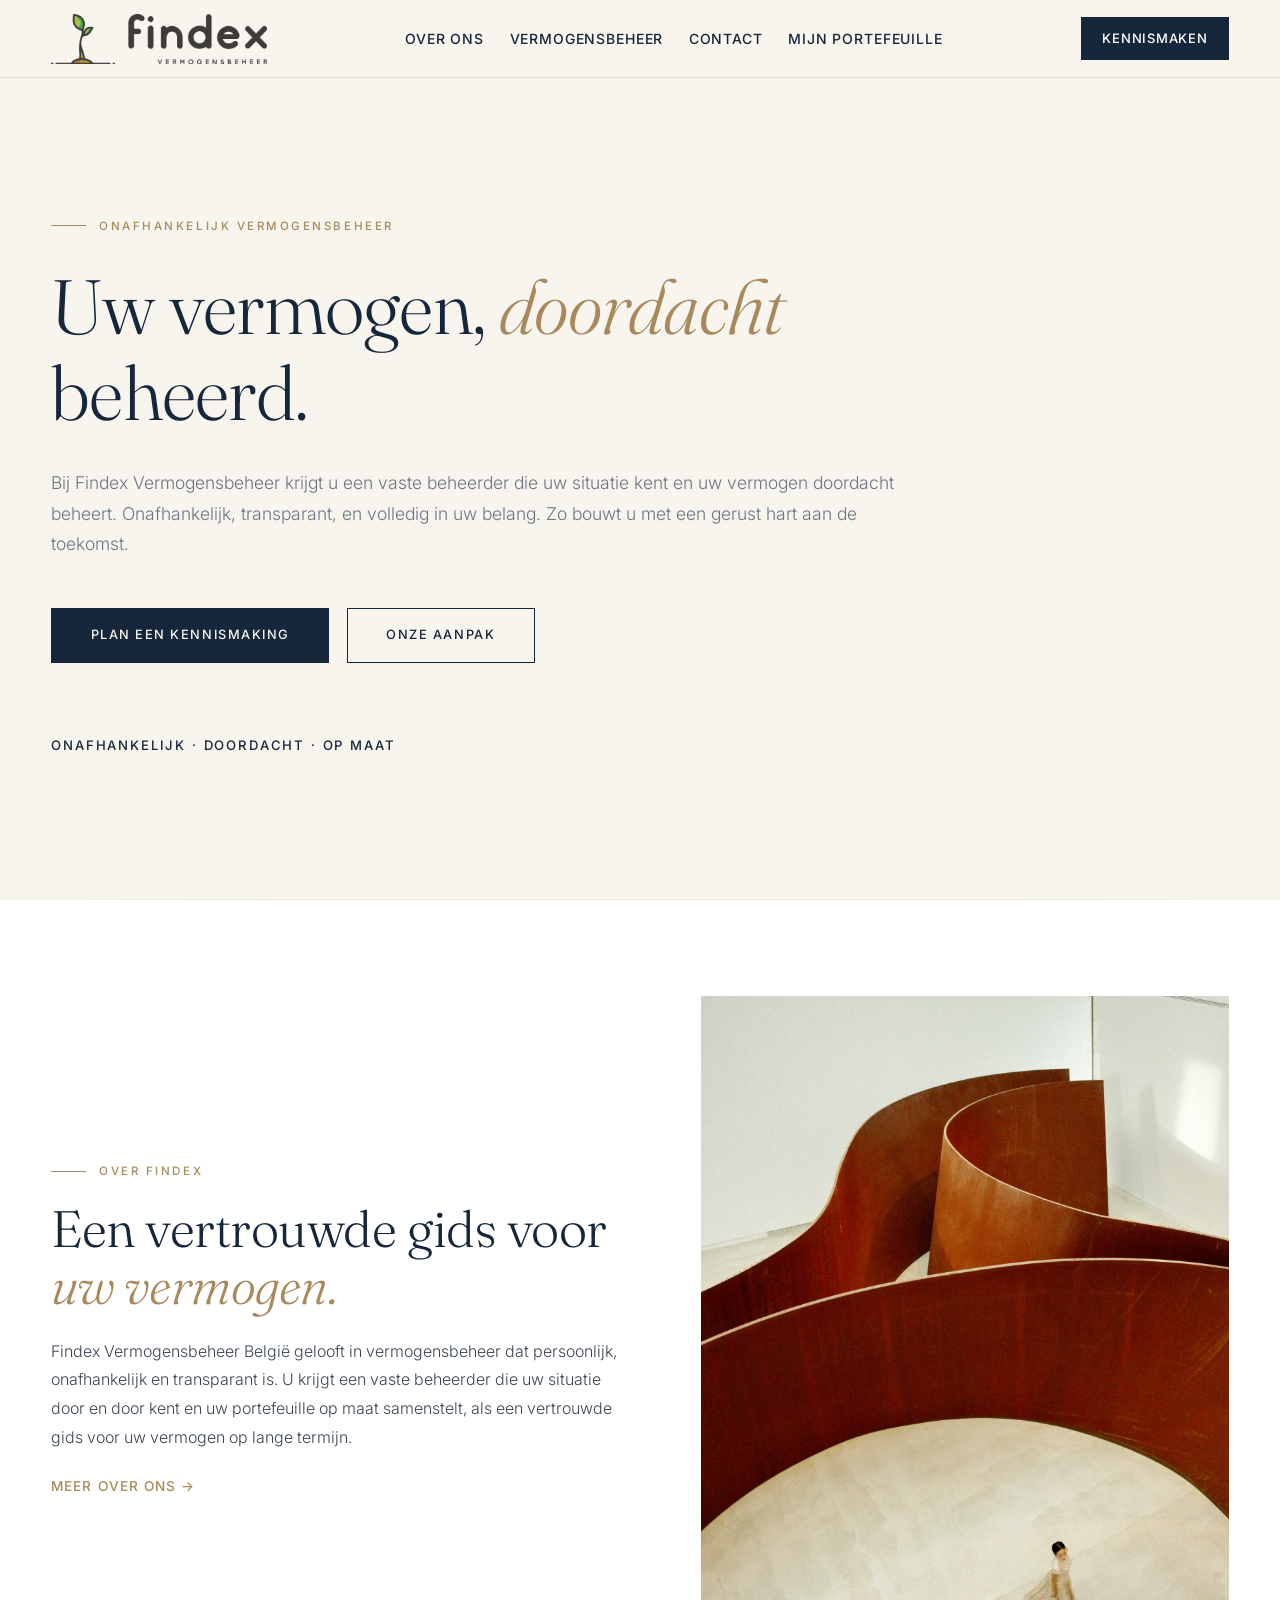
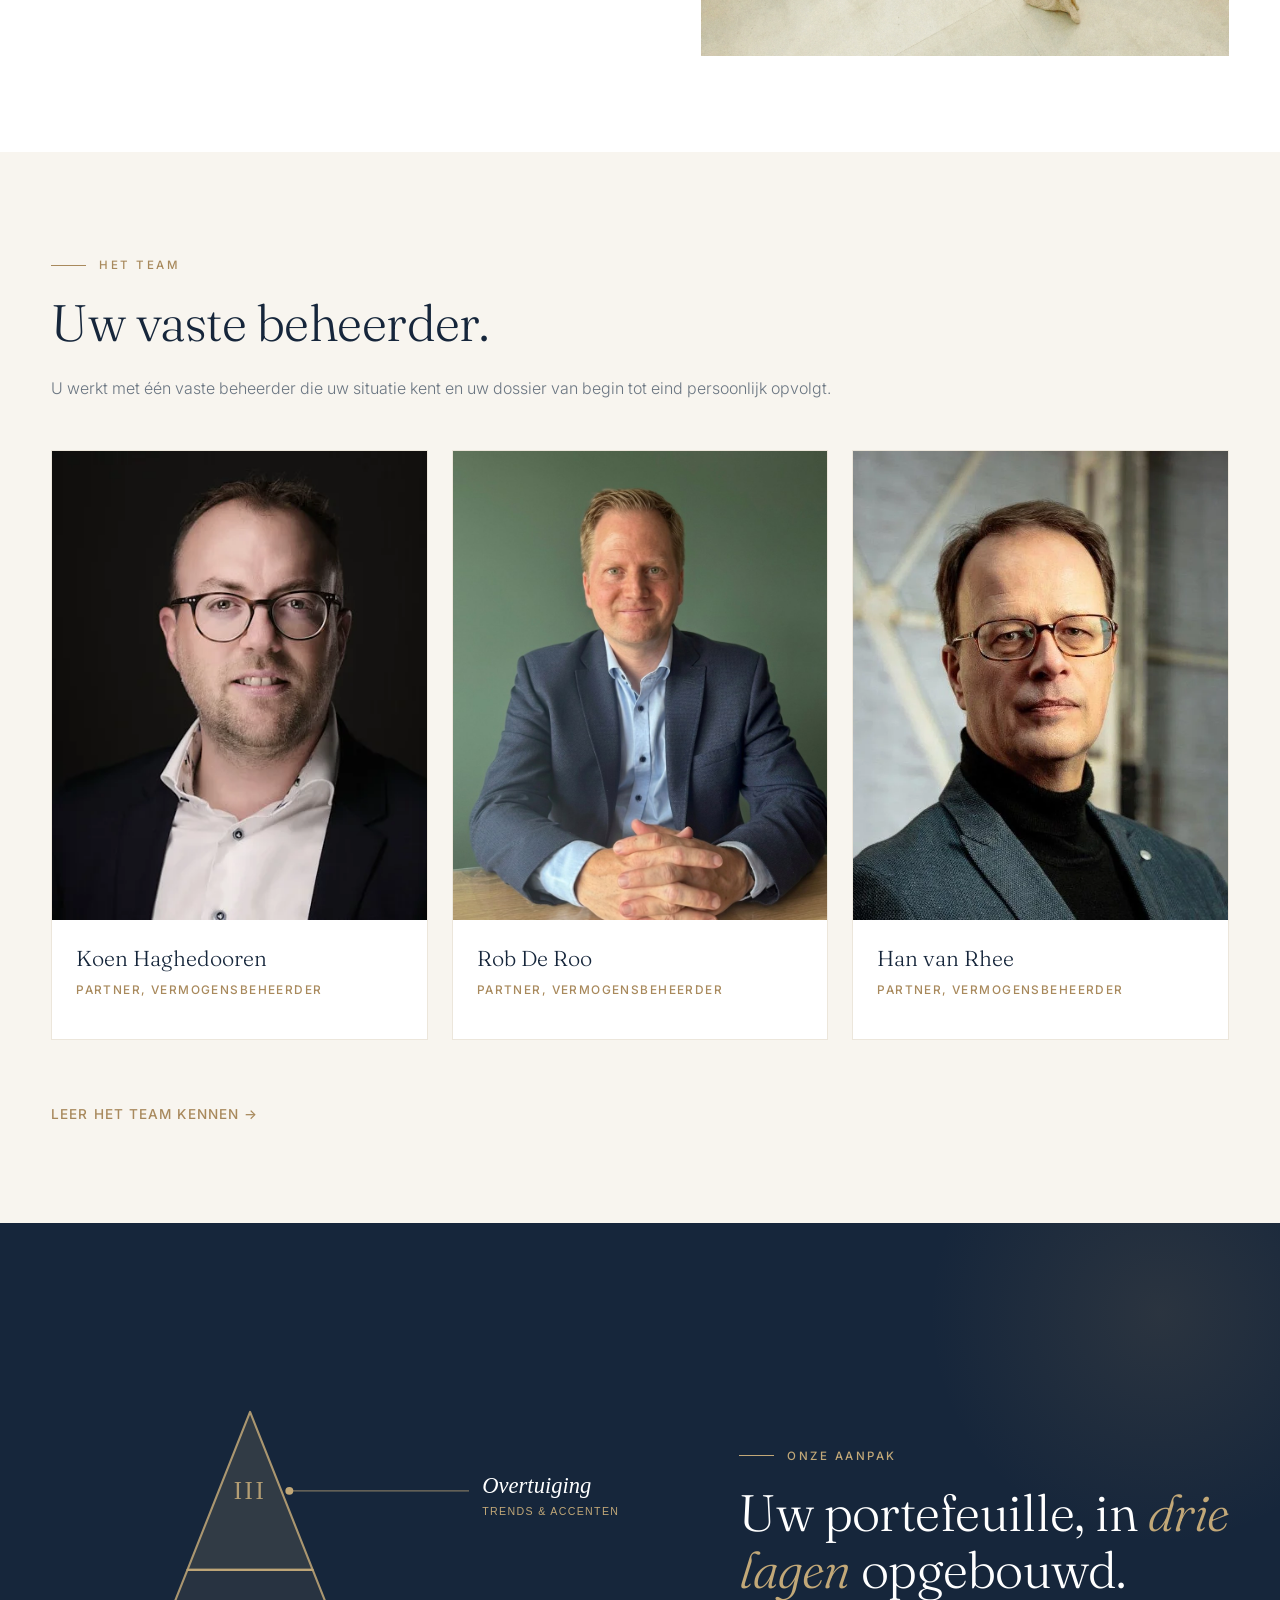
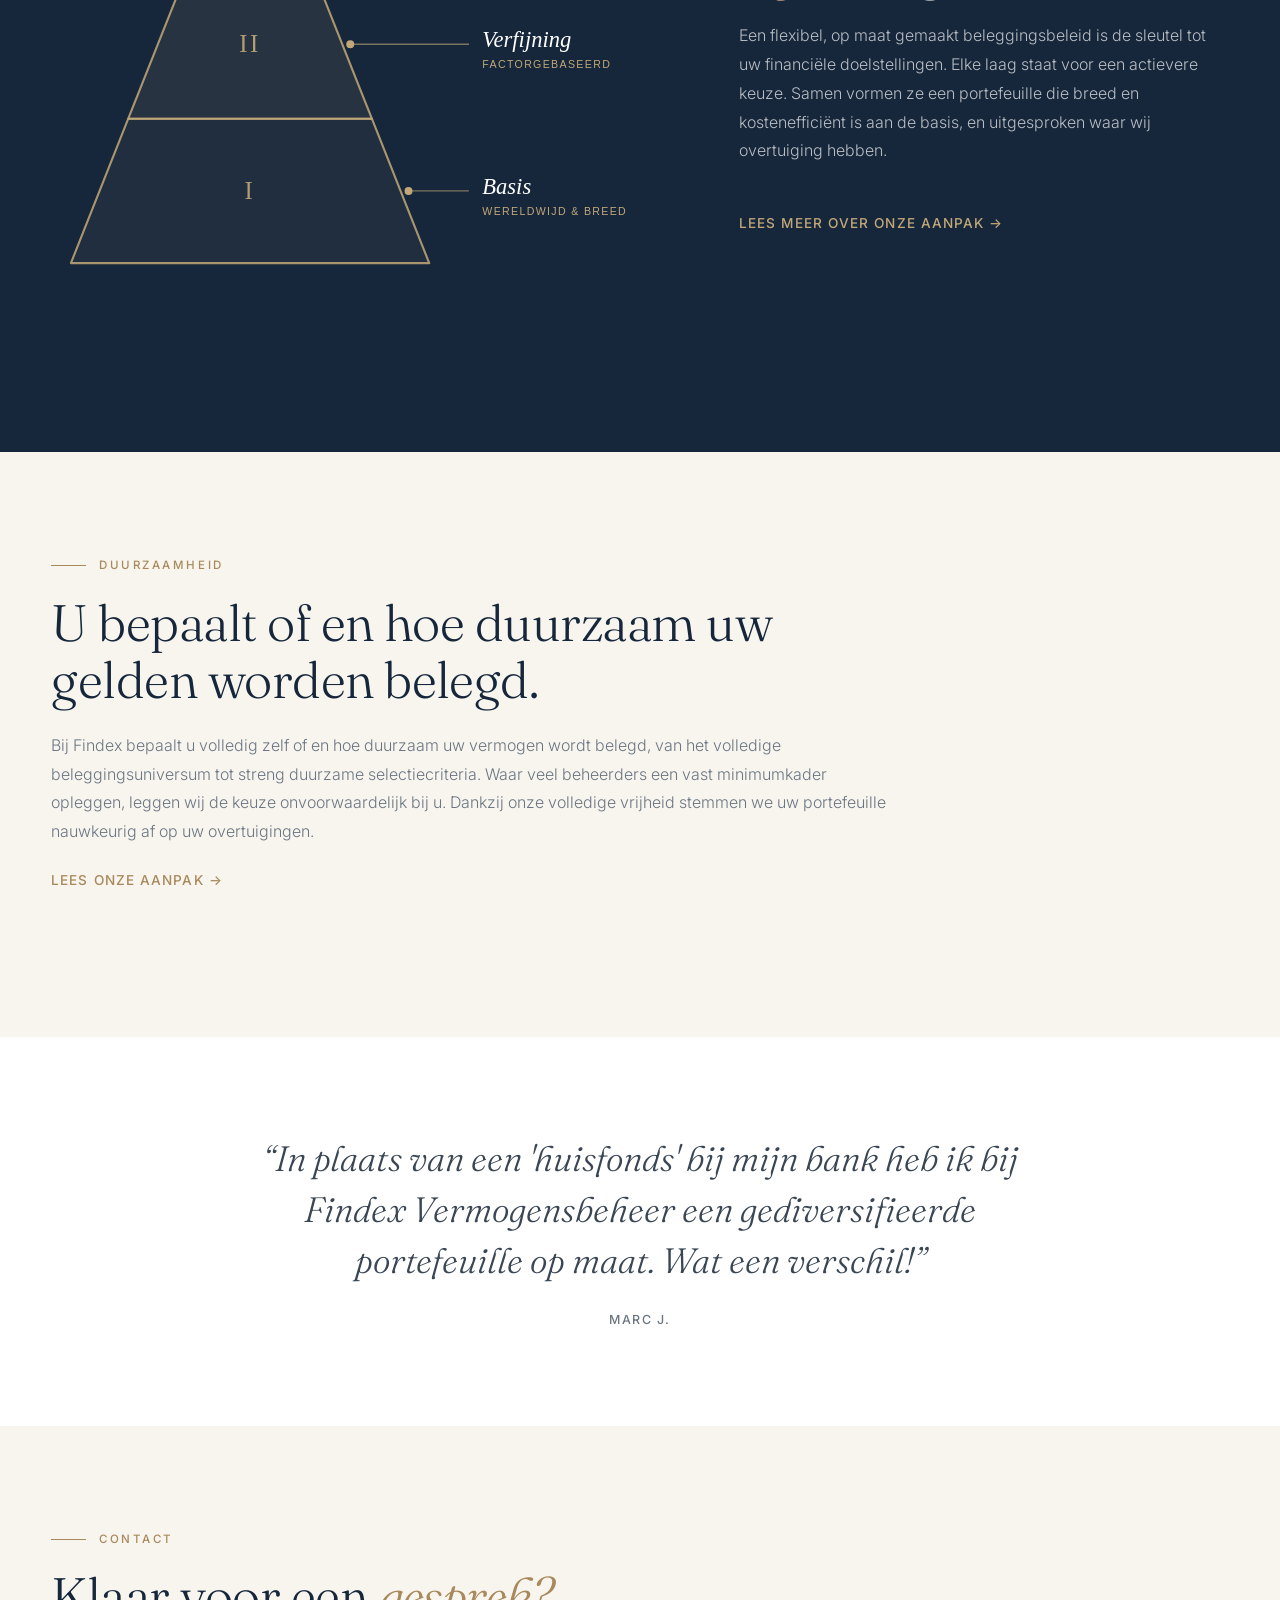
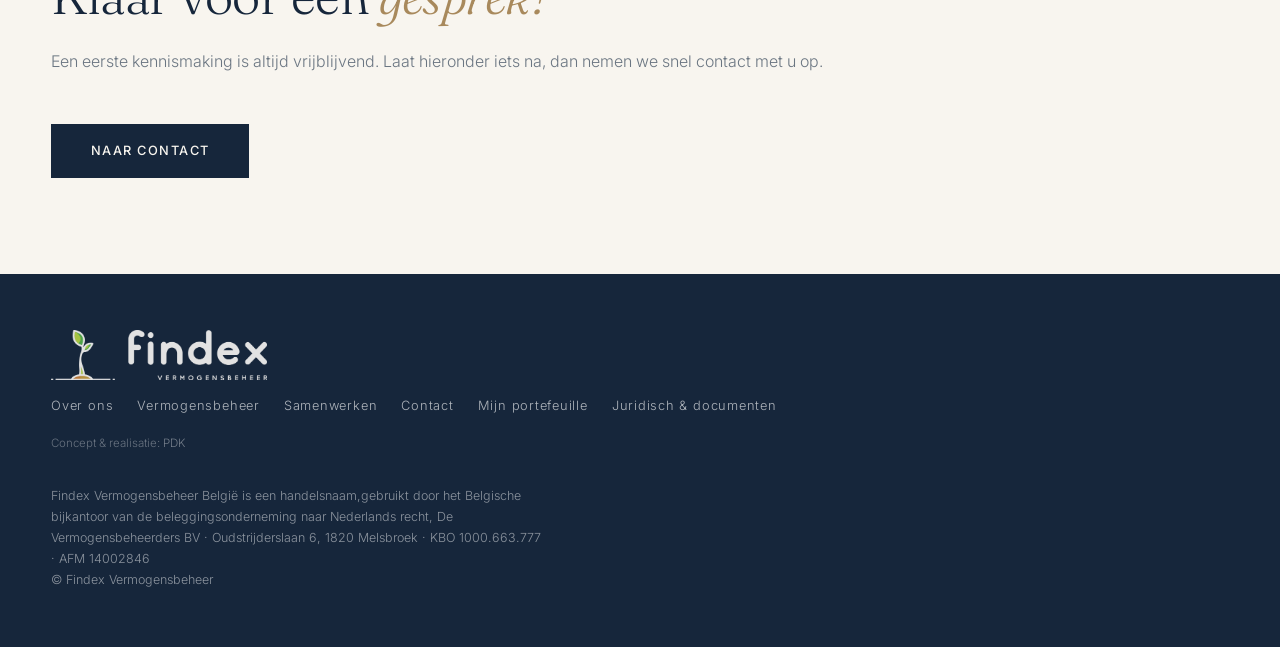
<file: index.html>
<!DOCTYPE html>
<html lang="nl">
<head>
<meta charset="UTF-8">
<meta name="viewport" content="width=device-width, initial-scale=1.0">
<title>Findex Vermogensbeheer — Onafhankelijk · Doordacht · Op maat</title>
<meta name="description" content="Findex Vermogensbeheer België: onafhankelijk, persoonlijk discretionair vermogensbeheer voor vermogende particulieren en ondernemingen.">
<link rel="preconnect" href="https://fonts.googleapis.com">
<link rel="preconnect" href="https://fonts.gstatic.com" crossorigin>
<link href="https://fonts.googleapis.com/css2?family=Fraunces:ital,opsz,wght@0,9..144,300;0,9..144,400;0,9..144,500;1,9..144,300;1,9..144,400&family=Inter:wght@300;400;500;600&display=swap" rel="stylesheet">
<link rel="stylesheet" href="styles.css?v=52">
<link rel="icon" type="image/png" href="assets/icoon_website.png">
<style>
  nav#nav{background:var(--cream)!important;color:var(--ink)!important;border-bottom:1px solid var(--line)!important}
  nav#nav .nav-links a,nav#nav .nav-links .nav-portfolio{color:var(--ink)!important}nav#nav .nav-links .nav-mobile-only a{color:var(--paper)!important;-webkit-text-fill-color:var(--paper)}
  nav#nav .nav-logo img{height:50px;width:auto}
</style>
</head>
<body>

<!-- ============ NAV ============ -->
<nav id="nav">
  <a href="index.html" class="nav-logo"><img src="assets/FINDEX-Vermogensbeheer-logo-webversie.png" alt="Findex Vermogensbeheer"></a>
  <ul class="nav-links">
    <li><a href="over-ons.html">Over ons</a></li>
    <li><a href="vermogensbeheer.html">Vermogensbeheer</a></li>
    <li><a href="contact.html">Contact</a></li>
    <li><a href="portefeuille.html" class="nav-portfolio">Mijn portefeuille</a></li>
    <li class="nav-mobile-only"><a href="contact.html">Kennismaken</a></li>
  </ul>
  <a href="contact.html" class="nav-cta">Kennismaken</a>
  <button class="nav-toggle" id="navToggle" aria-label="Menu openen" aria-expanded="false"><span></span><span></span><span></span><span class="nav-toggle-label">Menu</span></button>
</nav>

<!-- ============ HERO ============ -->
<header class="hero" id="top">
  <div class="hero-inner">
    <span class="eyebrow reveal">Onafhankelijk vermogensbeheer</span>
    <h1 class="reveal">Uw vermogen, <em>doordacht</em> beheerd.</h1>
    <p class="hero-sub lead reveal">Bij Findex Vermogensbeheer krijgt u een vaste beheerder die uw situatie kent en uw vermogen doordacht beheert. Onafhankelijk, transparant, en volledig in uw belang. Zo bouwt u met een gerust hart aan de toekomst.</p>
    <div class="hero-actions reveal">
      <a href="contact.html" class="btn btn-primary">Plan een kennismaking</a>
      <a href="vermogensbeheer.html" class="btn btn-ghost">Onze aanpak</a>
    </div>
    <p class="hero-pillars reveal">Onafhankelijk · Doordacht · Op maat</p>
  </div>
</header>

<!-- ============ OVER ONS (kort) ============ -->
<section id="over" class="alt-paper">
  <div class="wrap">
    <div class="split-grid">
      <div class="split-text reveal">
        <span class="eyebrow">Over Findex</span>
        <h2>Een vertrouwde gids voor <em>uw vermogen.</em></h2>
        <p>Findex Vermogensbeheer België gelooft in vermogensbeheer dat persoonlijk, onafhankelijk en transparant is. U krijgt een vaste beheerder die uw situatie door en door kent en uw portefeuille op maat samenstelt, als een vertrouwde gids voor uw vermogen op lange termijn.</p>
        <a href="over-ons.html" class="teaser-link">Meer over ons →</a>
      </div>
      <div class="split-media reveal">
        <img src="assets/sfeer-overons.png" alt="Sfeerbeeld Findex Vermogensbeheer">
      </div>
    </div>
  </div>
</section>

<!-- ============ TEAM (kort) ============ -->
<section id="team" class="alt-cream">
  <div class="wrap">
    <div class="section-head reveal">
      <span class="eyebrow">Het team</span>
      <h2>Uw vaste beheerder.</h2>
      <p>U werkt met één vaste beheerder die uw situatie kent en uw dossier van begin tot eind persoonlijk opvolgt.</p>
    </div>
    <div class="team-grid">
      <article class="member compact reveal">
        <div class="member-photo"><img src="assets/koen.webp" alt="Koen Haghedooren"></div>
        <div class="member-body">
          <div class="member-name">Koen Haghedooren</div>
          <div class="member-role">Partner, vermogensbeheerder</div>
        </div>
      </article>
      <article class="member compact reveal">
        <div class="member-photo"><img src="assets/rob.jpg" alt="Rob De Roo"></div>
        <div class="member-body">
          <div class="member-name">Rob De Roo</div>
          <div class="member-role">Partner, vermogensbeheerder</div>
        </div>
      </article>
      <article class="member compact reveal">
        <div class="member-photo"><img src="assets/han.webp" alt="Han van Rhee"></div>
        <div class="member-body">
          <div class="member-name">Han van Rhee</div>
          <div class="member-role">Partner, vermogensbeheerder</div>
        </div>
      </article>
    </div>
    <p class="reveal">
      <a href="over-ons.html" class="teaser-link">Leer het team kennen →</a>
    </p>
  </div>
</section>

<!-- ============ ONZE AANPAK ============ -->
<section id="beheer" class="dark">
  <div class="wrap">
    <div class="aanpak aanpak-teaser">
      <div class="aanpak-body reveal">
        <div class="aanpak-visual">
          <picture>
            <source media="(max-width: 720px)" srcset="assets/piramide-C-mobiel.svg">
            <img src="assets/piramide-C-desktop.svg" alt="Portefeuille in drie lagen: Basis, Verfijning en Overtuiging">
          </picture>
        </div>
        <div class="aanpak-head">
          <span class="eyebrow">Onze aanpak</span>
          <h2>Uw portefeuille, in <em>drie lagen</em> opgebouwd.</h2>
          <p>Een flexibel, op maat gemaakt beleggingsbeleid is de sleutel tot uw financiële doelstellingen. Elke laag staat voor een actievere keuze. Samen vormen ze een portefeuille die breed en kostenefficiënt is aan de basis, en uitgesproken waar wij overtuiging hebben.</p>
          <p class="aanpak-cta">
            <a href="vermogensbeheer.html" class="teaser-link">Lees meer over onze aanpak →</a>
          </p>
        </div>
      </div>
    </div>
  </div>
</section>

<!-- ============ DUURZAAMHEID (kort) ============ -->
<section class="alt-cream">
  <div class="wrap">
    <div class="section-head reveal">
      <span class="eyebrow">Duurzaamheid</span>
      <h2>U bepaalt of en hoe duurzaam uw gelden worden belegd.</h2>
      <p>Bij Findex bepaalt u volledig zelf of en hoe duurzaam uw vermogen wordt belegd, van het volledige beleggingsuniversum tot streng duurzame selectiecriteria. Waar veel beheerders een vast minimumkader opleggen, leggen wij de keuze onvoorwaardelijk bij u. Dankzij onze volledige vrijheid stemmen we uw portefeuille nauwkeurig af op uw overtuigingen.</p>
      <a href="vermogensbeheer.html" class="teaser-link">Lees onze aanpak →</a>
    </div>
  </div>
</section>

<!-- ============ QUOTE ============ -->
<section class="alt-paper quote-block">
  <div class="wrap reveal">
    <blockquote class="quote-text">“In plaats van een 'huisfonds' bij mijn bank heb ik bij Findex Vermogensbeheer een gediversifieerde portefeuille op maat. Wat een verschil!”</blockquote>
    <p class="quote-source">Marc J.</p>
  </div>
</section>

<!-- ============ CONTACT (kort) ============ -->
<section id="contact" class="alt-cream">
  <div class="wrap">
    <div class="section-head reveal">
      <span class="eyebrow">Contact</span>
      <h2>Klaar voor een <em>gesprek?</em></h2>
      <p>Een eerste kennismaking is altijd vrijblijvend. Laat hieronder iets na, dan nemen we snel contact met u op.</p>
    </div>
    <a href="contact.html" class="btn btn-primary reveal">Naar contact</a>
  </div>
</section>

<!-- ============ FOOTER ============ -->
<footer>
  <div class="footer-inner">
    <div>
      <div class="footer-logo"><img src="assets/FINDEX-Vermogensbeheer-logo-webversie-diap-horizontaal.png" alt="Findex Vermogensbeheer"></div>
      <nav class="footer-nav">
        <a href="over-ons.html">Over ons</a>
        <a href="vermogensbeheer.html">Vermogensbeheer</a>
        <a href="samenwerken.html">Samenwerken</a>
        <a href="contact.html">Contact</a>
        <a href="portefeuille.html">Mijn portefeuille</a>
        <a href="juridisch.html">Juridisch &amp; documenten</a>
      </nav>
      <p class="footer-credit">Concept &amp; realisatie: <a href="https://www.linkedin.com/in/pieter-de-knock" target="_blank" rel="noopener">PDK</a></p>
    </div>
    <p class="footer-legal">
      Findex Vermogensbeheer België is een handelsnaam,gebruikt door het Belgische bijkantoor van de beleggingsonderneming naar Nederlands recht,  De Vermogensbeheerders BV · Oudstrijderslaan 6, 1820 Melsbroek · KBO 1000.663.777 · AFM 14002846<br>
      © Findex Vermogensbeheer
    </p>
  </div>
</footer>

<script src="script.js?v=8"></script>
</body>
</html>
</file>
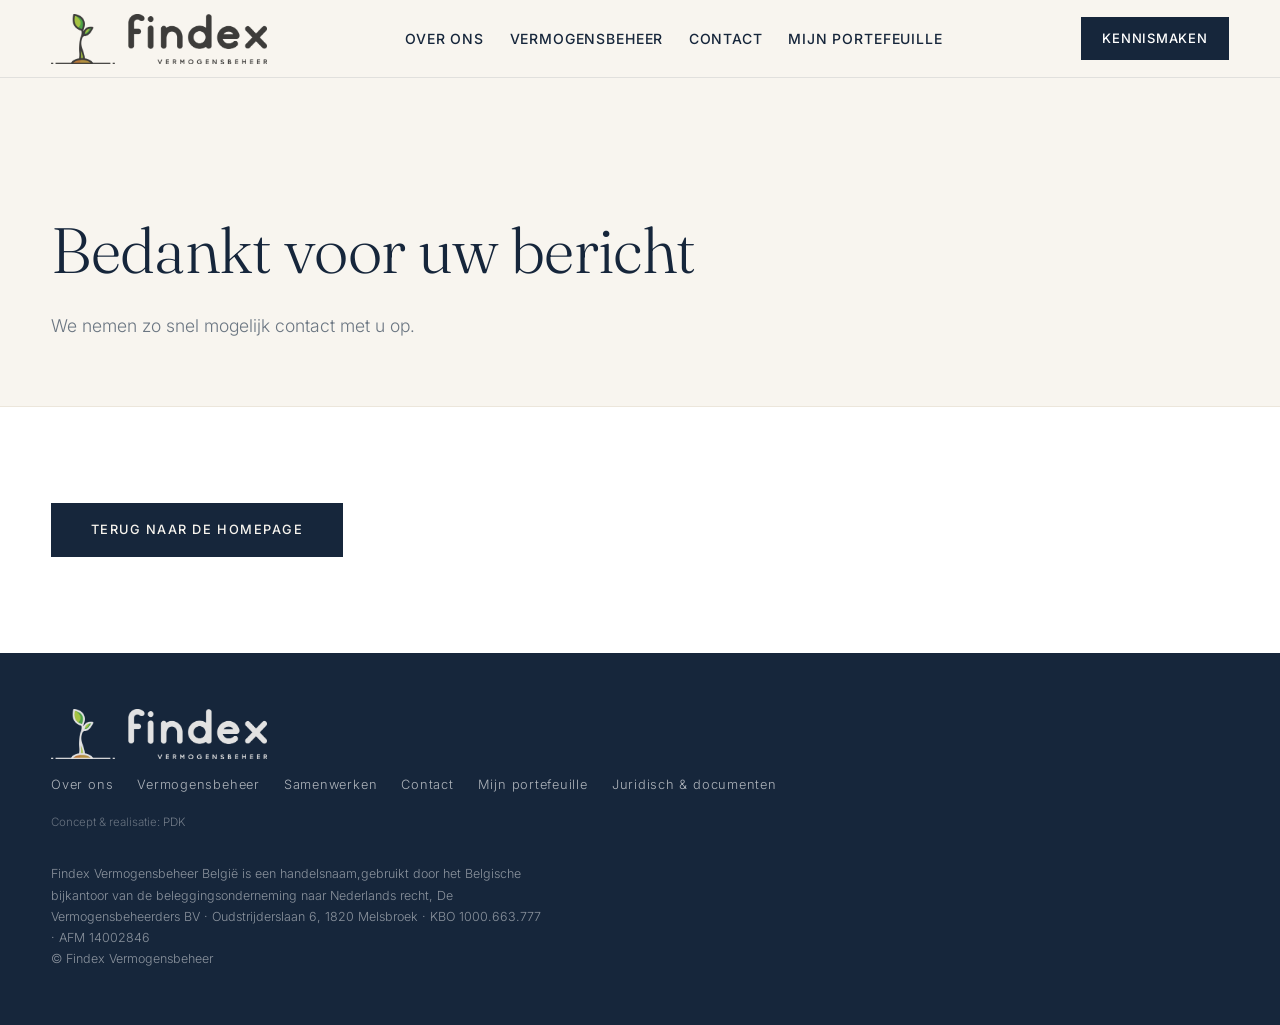
<file: bedankt.html>
<!DOCTYPE html>
<html lang="nl">
<head>
<meta charset="UTF-8">
<meta name="viewport" content="width=device-width, initial-scale=1.0">
<title>Bedankt — Findex Vermogensbeheer</title>
<meta name="robots" content="noindex">
<meta name="description" content="Bedankt voor uw bericht. We nemen zo snel mogelijk contact met u op.">
<link rel="preconnect" href="https://fonts.googleapis.com">
<link rel="preconnect" href="https://fonts.gstatic.com" crossorigin>
<link href="https://fonts.googleapis.com/css2?family=Fraunces:ital,opsz,wght@0,9..144,300;0,9..144,400;0,9..144,500;1,9..144,300;1,9..144,400&family=Inter:wght@300;400;500;600&display=swap" rel="stylesheet">
<link rel="stylesheet" href="styles.css?v=49">
<link rel="icon" type="image/png" href="assets/icoon_website.png">
<style>
  nav#nav{background:var(--cream)!important;color:var(--ink)!important;border-bottom:1px solid var(--line)!important}
  nav#nav .nav-links a,nav#nav .nav-links .nav-portfolio{color:var(--ink)!important}nav#nav .nav-links .nav-mobile-only a{color:var(--paper)!important;-webkit-text-fill-color:var(--paper)}
  nav#nav .nav-logo img{height:50px;width:auto}
</style>
</head>
<body>

<nav id="nav">
  <a href="index.html" class="nav-logo"><img src="assets/FINDEX-Vermogensbeheer-logo-webversie.png" alt="Findex Vermogensbeheer"></a>
  <ul class="nav-links">
    <li><a href="over-ons.html">Over ons</a></li>
    <li><a href="vermogensbeheer.html">Vermogensbeheer</a></li>
    <li><a href="contact.html">Contact</a></li>
    <li><a href="portefeuille.html" class="nav-portfolio">Mijn portefeuille</a></li>
    <li class="nav-mobile-only"><a href="contact.html">Kennismaken</a></li>
  </ul>
  <a href="contact.html" class="nav-cta">Kennismaken</a>
  <button class="nav-toggle" id="navToggle" aria-label="Menu openen" aria-expanded="false"><span></span><span></span><span></span><span class="nav-toggle-label">Menu</span></button>
</nav>

<header class="page-hero">
  <div class="wrap">
    <h1 class="reveal">Bedankt voor uw bericht</h1>
    <p class="lead reveal">We nemen zo snel mogelijk contact met u op.</p>
  </div>
</header>

<section class="alt-paper">
  <div class="wrap">
    <a href="index.html" class="btn btn-primary reveal">Terug naar de homepage</a>
  </div>
</section>

<footer>
  <div class="footer-inner">
    <div>
      <div class="footer-logo"><img src="assets/FINDEX-Vermogensbeheer-logo-webversie-diap-horizontaal.png" alt="Findex Vermogensbeheer"></div>
      <nav class="footer-nav">
        <a href="over-ons.html">Over ons</a>
        <a href="vermogensbeheer.html">Vermogensbeheer</a>
        <a href="samenwerken.html">Samenwerken</a>
        <a href="contact.html">Contact</a>
        <a href="portefeuille.html">Mijn portefeuille</a>
        <a href="juridisch.html">Juridisch &amp; documenten</a>
      </nav>
      <p class="footer-credit">Concept &amp; realisatie: <a href="https://www.linkedin.com/in/pieter-de-knock" target="_blank" rel="noopener">PDK</a></p>
    </div>
    <p class="footer-legal">
      Findex Vermogensbeheer België is een handelsnaam,gebruikt door het Belgische bijkantoor van de beleggingsonderneming naar Nederlands recht,  De Vermogensbeheerders BV · Oudstrijderslaan 6, 1820 Melsbroek · KBO 1000.663.777 · AFM 14002846<br>
      © Findex Vermogensbeheer
    </p>
  </div>
</footer>

<script src="script.js?v=8"></script>
</body>
</html>
</file>
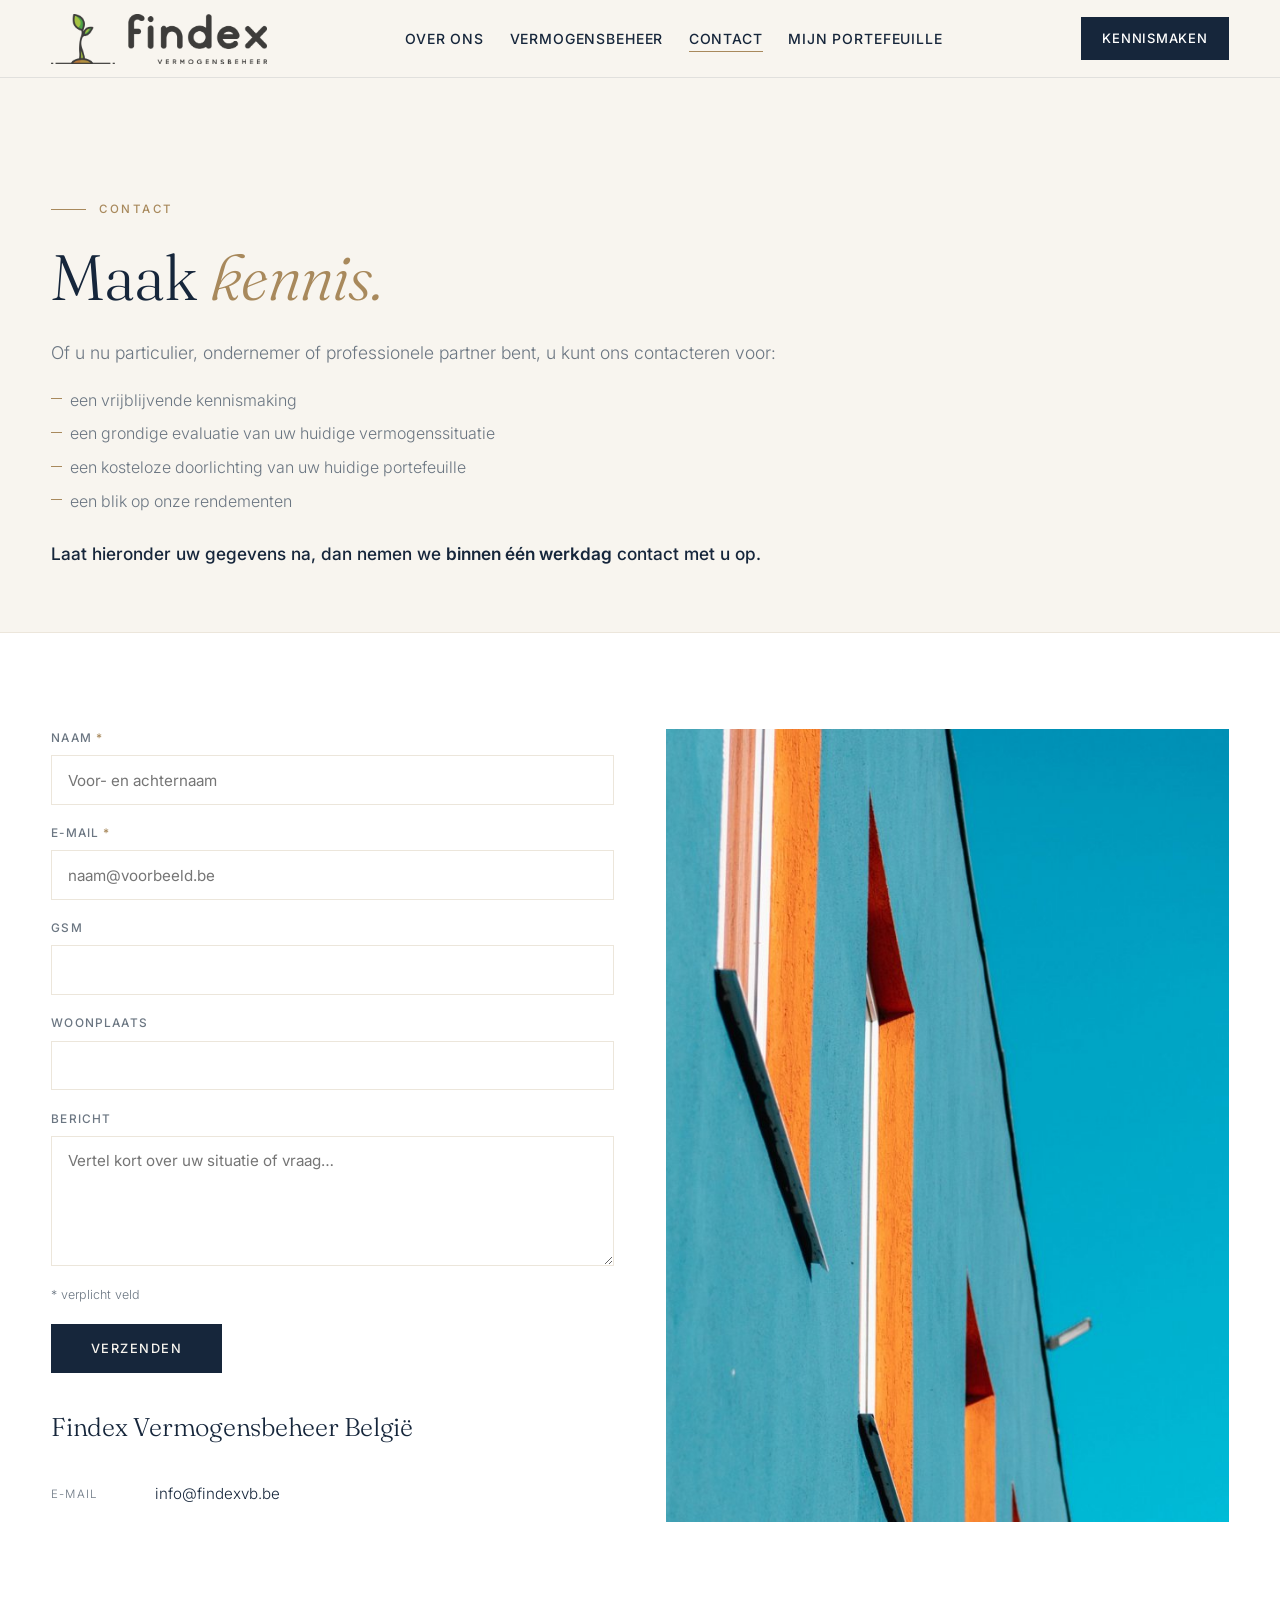
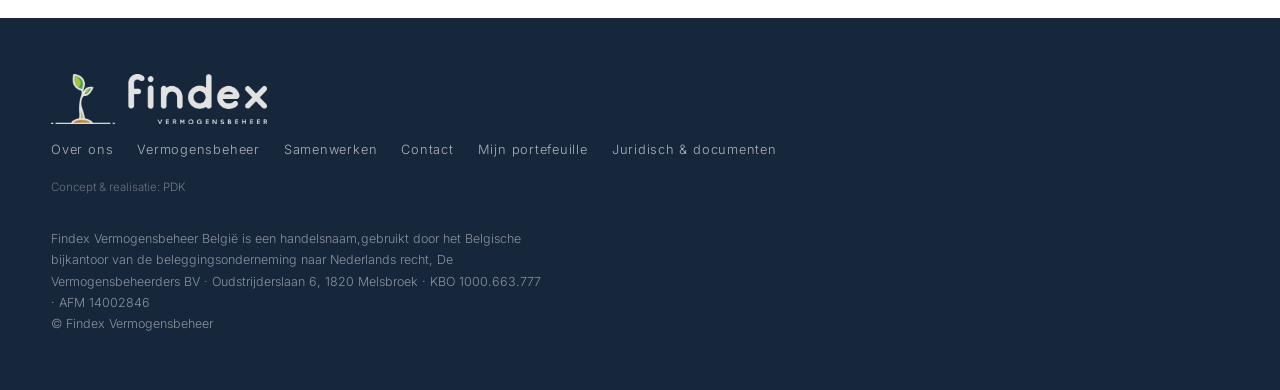
<file: contact.html>
<!DOCTYPE html>
<html lang="nl">
<head>
<meta charset="UTF-8">
<meta name="viewport" content="width=device-width, initial-scale=1.0">
<title>Contact — Findex Vermogensbeheer</title>
<meta name="description" content="Neem contact op met Findex Vermogensbeheer België. Een eerste kennismaking is altijd vrijblijvend — wij antwoorden binnen één werkdag.">
<link rel="preconnect" href="https://fonts.googleapis.com">
<link rel="preconnect" href="https://fonts.gstatic.com" crossorigin>
<link href="https://fonts.googleapis.com/css2?family=Fraunces:ital,opsz,wght@0,9..144,300;0,9..144,400;0,9..144,500;1,9..144,300;1,9..144,400&family=Inter:wght@300;400;500;600&display=swap" rel="stylesheet">
<link rel="stylesheet" href="styles.css?v=57">
<link rel="icon" type="image/png" href="assets/icoon_website.png">
<style>
  nav#nav{background:var(--cream)!important;color:var(--ink)!important;border-bottom:1px solid var(--line)!important}
  nav#nav .nav-links a,nav#nav .nav-links .nav-portfolio{color:var(--ink)!important}nav#nav .nav-links .nav-mobile-only a{color:var(--paper)!important;-webkit-text-fill-color:var(--paper)}
  nav#nav .nav-logo img{height:50px;width:auto}
</style>
</head>
<body>

<nav id="nav">
  <a href="index.html" class="nav-logo"><img src="assets/FINDEX-Vermogensbeheer-logo-webversie.png" alt="Findex Vermogensbeheer"></a>
  <ul class="nav-links">
    <li><a href="over-ons.html">Over ons</a></li>
    <li><a href="vermogensbeheer.html">Vermogensbeheer</a></li>
    <li><a href="contact.html" class="active">Contact</a></li>
    <li><a href="portefeuille.html" class="nav-portfolio">Mijn portefeuille</a></li>
    <li class="nav-mobile-only"><a href="contact.html">Kennismaken</a></li>
  </ul>
  <a href="contact.html" class="nav-cta">Kennismaken</a>
  <button class="nav-toggle" id="navToggle" aria-label="Menu openen" aria-expanded="false"><span></span><span></span><span></span><span class="nav-toggle-label">Menu</span></button>
</nav>

<header class="page-hero">
  <div class="wrap">
    <span class="eyebrow reveal">Contact</span>
    <h1 class="reveal">Maak <em>kennis.</em></h1>
    <p class="lead reveal">Of u nu particulier, ondernemer of professionele partner bent, u kunt ons contacteren voor:</p>
    <ul class="contact-points reveal">
      <li>een vrijblijvende kennismaking</li>
      <li>een grondige evaluatie van uw huidige vermogenssituatie</li>
      <li>een kosteloze doorlichting van uw huidige portefeuille</li>
      <li>een blik op onze rendementen</li>
    </ul>
    <p class="contact-promise reveal">Laat hieronder uw gegevens na, dan nemen we <strong>binnen één werkdag</strong> contact met u op.</p>
  </div>
</header>

<section class="alt-paper">
  <div class="wrap">
    <div class="contact-grid">
      <div class="contact-main reveal">
        <form class="contact-form" action="https://api.web3forms.com/submit" method="POST">
          <input type="hidden" name="access_key" value="bff4ed40-5fdb-49e5-97c0-71d35f4a5feb">
          <input type="hidden" name="subject" value="Nieuw bericht via de Findex-website">
          <input type="hidden" name="from_name" value="Website Findex">
          <input type="hidden" name="redirect" value="https://findexvb.be/bedankt.html">
          <input type="checkbox" name="botcheck" class="hidden" style="display:none">
          <div class="fg"><label for="naam">Naam <span class="required">*</span></label><input type="text" id="naam" name="name" placeholder="Voor- en achternaam" required></div>
          <div class="fg"><label for="email">E-mail <span class="required">*</span></label><input type="email" id="email" name="email" placeholder="naam@voorbeeld.be" required></div>
          <div class="fg"><label for="gsm">Gsm</label><input type="tel" id="gsm" name="gsm" autocomplete="tel"></div>
          <div class="fg"><label for="woonplaats">Woonplaats</label><input type="text" id="woonplaats" name="woonplaats" autocomplete="address-level2"></div>
          <div class="fg"><label for="bericht">Bericht</label><textarea id="bericht" name="message" placeholder="Vertel kort over uw situatie of vraag…"></textarea></div>
          <p class="form-note"><span class="required">*</span> verplicht veld</p>
          <button type="submit" class="btn btn-primary">Verzenden</button>
        </form>
        <div class="contact-info">
          <h3>Findex Vermogensbeheer België</h3>
          <div class="ci-row"><span class="ci-label">E-mail</span><span class="ci-val"><a href="mailto:info@findexvb.be">info@findexvb.be</a></span></div>
        </div>
      </div>
      <div class="contact-media reveal">
        <img src="assets/contact-beeld.jpg" alt="Findex Vermogensbeheer">
      </div>
    </div>
  </div>
</section>

<footer>
  <div class="footer-inner">
    <div>
      <div class="footer-logo"><img src="assets/FINDEX-Vermogensbeheer-logo-webversie-diap-horizontaal.png" alt="Findex Vermogensbeheer"></div>
      <nav class="footer-nav">
        <a href="over-ons.html">Over ons</a>
        <a href="vermogensbeheer.html">Vermogensbeheer</a>
        <a href="samenwerken.html">Samenwerken</a>
        <a href="contact.html">Contact</a>
        <a href="portefeuille.html">Mijn portefeuille</a>
        <a href="juridisch.html">Juridisch &amp; documenten</a>
      </nav>
      <p class="footer-credit">Concept &amp; realisatie: <a href="https://www.linkedin.com/in/pieter-de-knock" target="_blank" rel="noopener">PDK</a></p>
    </div>
    <p class="footer-legal">
      Findex Vermogensbeheer België is een handelsnaam,gebruikt door het Belgische bijkantoor van de beleggingsonderneming naar Nederlands recht,  De Vermogensbeheerders BV · Oudstrijderslaan 6, 1820 Melsbroek · KBO 1000.663.777 · AFM 14002846<br>
      © Findex Vermogensbeheer
    </p>
  </div>
</footer>

<script src="script.js?v=8"></script>
</body>
</html>
</file>
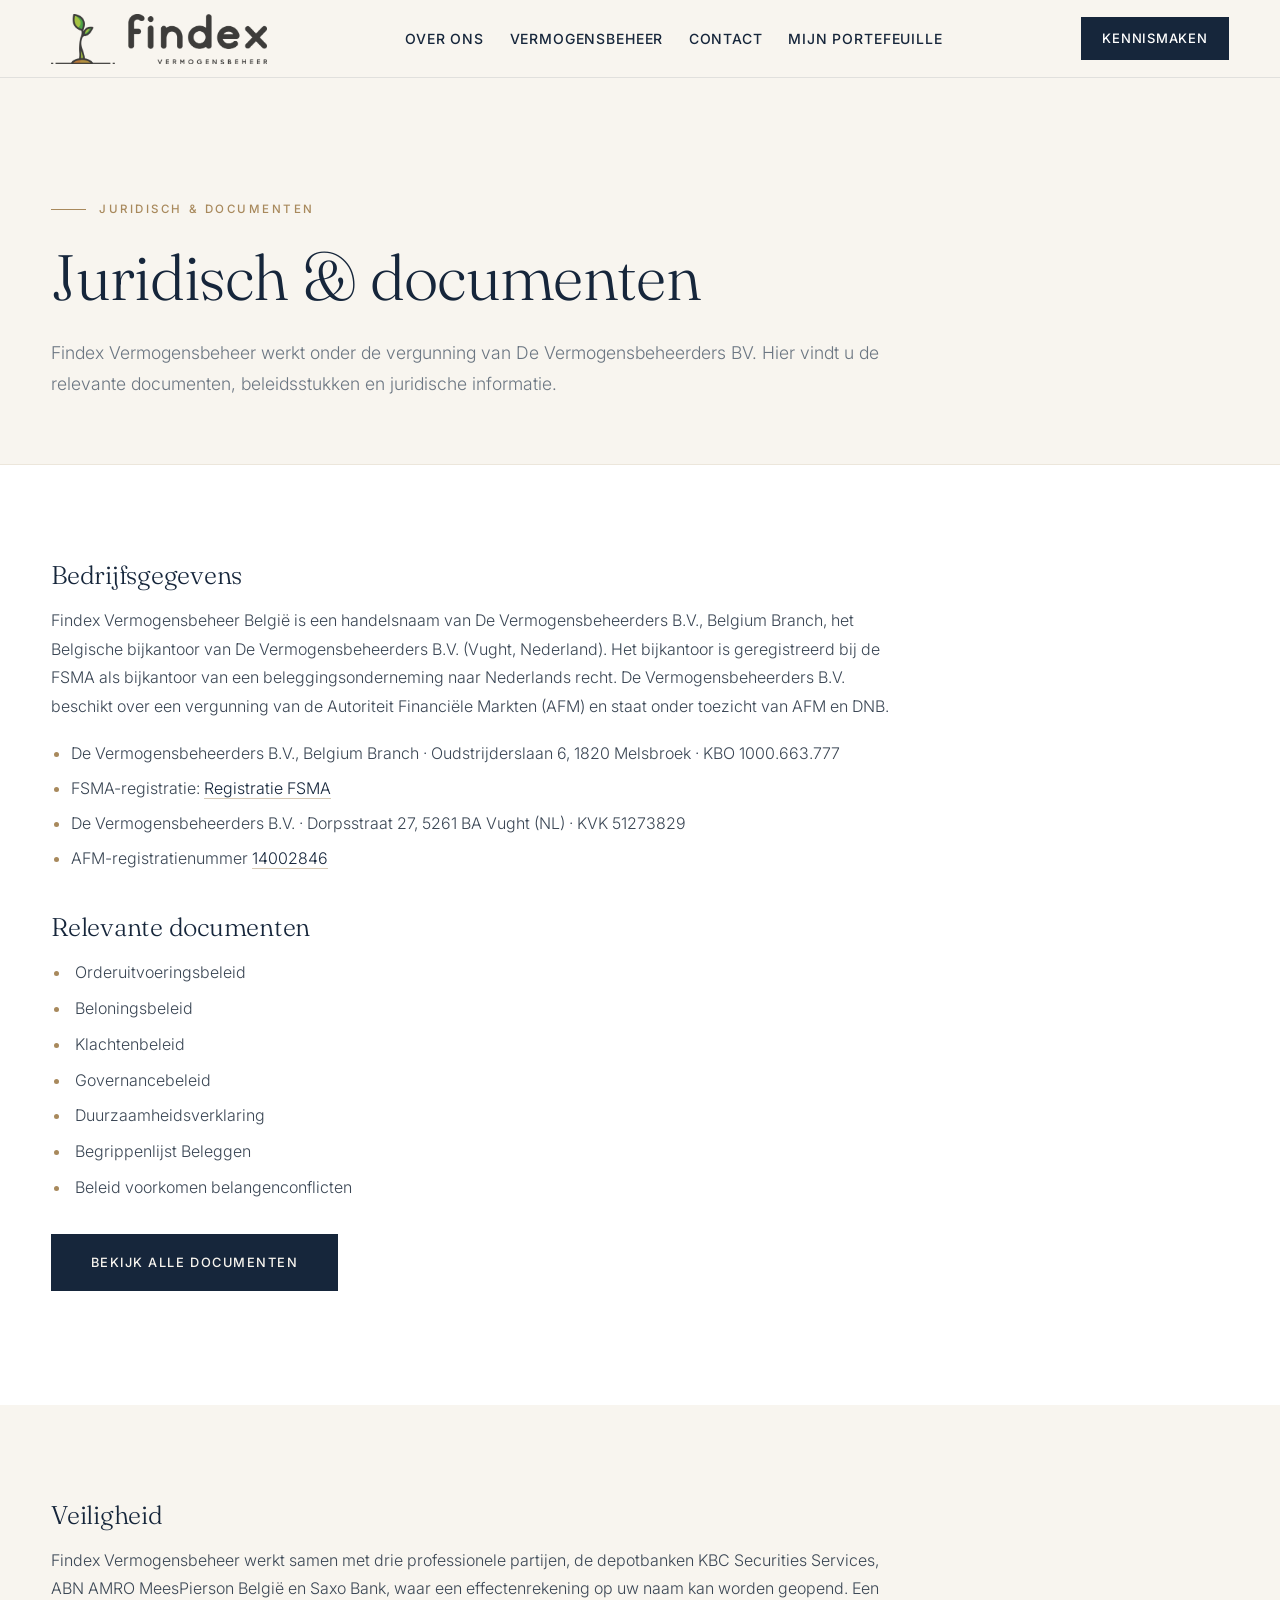
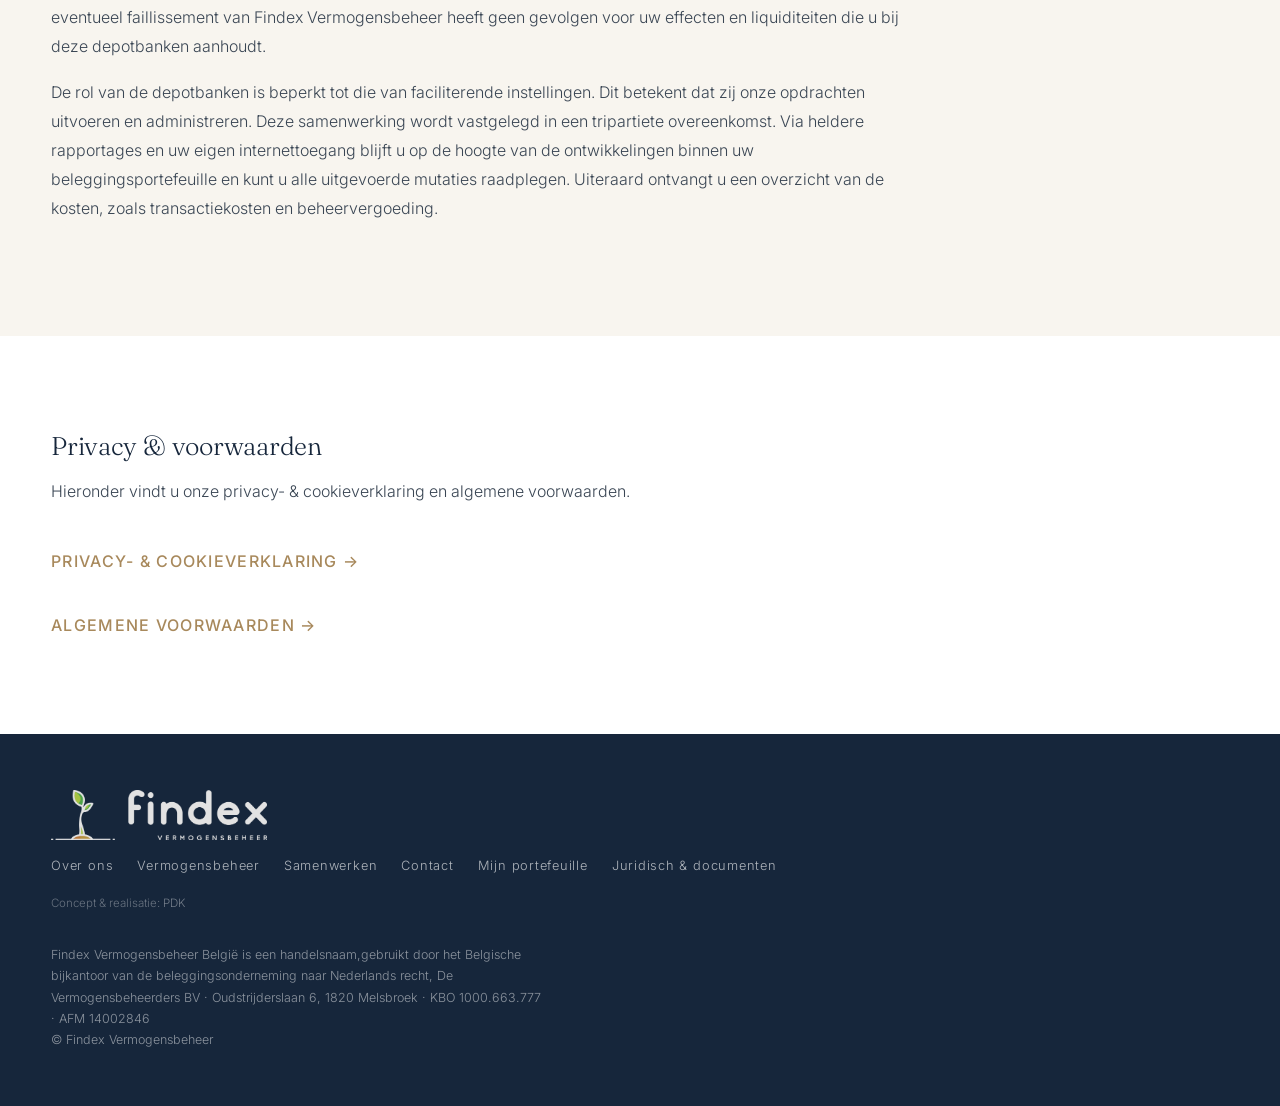
<file: juridisch.html>
<!DOCTYPE html>
<html lang="nl">
<head>
<meta charset="UTF-8">
<meta name="viewport" content="width=device-width, initial-scale=1.0">
<title>Juridisch &amp; documenten — Findex Vermogensbeheer</title>
<meta name="description" content="Documenten, beleidsstukken, veiligheid en juridische informatie van Findex Vermogensbeheer.">
<link rel="preconnect" href="https://fonts.googleapis.com">
<link rel="preconnect" href="https://fonts.gstatic.com" crossorigin>
<link href="https://fonts.googleapis.com/css2?family=Fraunces:ital,opsz,wght@0,9..144,300;0,9..144,400;0,9..144,500;1,9..144,300;1,9..144,400&family=Inter:wght@300;400;500;600&display=swap" rel="stylesheet">
<link rel="stylesheet" href="styles.css?v=49">
<link rel="icon" type="image/png" href="assets/icoon_website.png">
<style>
  nav#nav{background:var(--cream)!important;color:var(--ink)!important;border-bottom:1px solid var(--line)!important}
  nav#nav .nav-links a,nav#nav .nav-links .nav-portfolio{color:var(--ink)!important}nav#nav .nav-links .nav-mobile-only a{color:var(--paper)!important;-webkit-text-fill-color:var(--paper)}
  nav#nav .nav-logo img{height:50px;width:auto}
</style>
</head>
<body>

<nav id="nav">
  <a href="index.html" class="nav-logo"><img src="assets/FINDEX-Vermogensbeheer-logo-webversie.png" alt="Findex Vermogensbeheer"></a>
  <ul class="nav-links">
    <li><a href="over-ons.html">Over ons</a></li>
    <li><a href="vermogensbeheer.html">Vermogensbeheer</a></li>
    <li><a href="contact.html">Contact</a></li>
    <li><a href="portefeuille.html" class="nav-portfolio">Mijn portefeuille</a></li>
    <li class="nav-mobile-only"><a href="contact.html">Kennismaken</a></li>
  </ul>
  <a href="contact.html" class="nav-cta">Kennismaken</a>
  <button class="nav-toggle" id="navToggle" aria-label="Menu openen" aria-expanded="false"><span></span><span></span><span></span><span class="nav-toggle-label">Menu</span></button>
</nav>

<header class="page-hero">
  <div class="wrap">
    <span class="eyebrow reveal">Juridisch &amp; documenten</span>
    <h1 class="reveal">Juridisch &amp; documenten</h1>
    <p class="lead reveal">Findex Vermogensbeheer werkt onder de vergunning van De Vermogensbeheerders BV. Hier vindt u de relevante documenten, beleidsstukken en juridische informatie.</p>
  </div>
</header>

<section class="alt-paper">
  <div class="wrap">
    <div class="legal-body reveal">
      <h2>Bedrijfsgegevens</h2>
      <p>Findex Vermogensbeheer België is een handelsnaam van De Vermogensbeheerders B.V., Belgium Branch, het Belgische bijkantoor van De Vermogensbeheerders B.V. (Vught, Nederland). Het bijkantoor is geregistreerd bij de FSMA als bijkantoor van een beleggingsonderneming naar Nederlands recht. De Vermogensbeheerders B.V. beschikt over een vergunning van de Autoriteit Financiële Markten (AFM) en staat onder toezicht van AFM en DNB.</p>
      <ul>
        <li>De Vermogensbeheerders B.V., Belgium Branch · Oudstrijderslaan 6, 1820 Melsbroek · KBO 1000.663.777</li>
        <li>FSMA-registratie: <a href="https://www.fsma.be/nl/party/de-vermogensbeheerders" target="_blank" rel="noopener">Registratie FSMA</a></li>
        <li>De Vermogensbeheerders B.V. · Dorpsstraat 27, 5261 BA Vught (NL) · KVK 51273829</li>
        <li>AFM-registratienummer <a href="https://www.afm.nl/nl-nl/sector/registers/vergunningenregisters/beleggingsondernemingen/details?id=7490E99E-68A1-E011-A203-005056BE6692" target="_blank" rel="noopener">14002846</a></li>
      </ul>
      <h2>Relevante documenten</h2>
      <ul class="doc-list">
        <li>Orderuitvoeringsbeleid</li>
        <li>Beloningsbeleid</li>
        <li>Klachtenbeleid</li>
        <li>Governancebeleid</li>
        <li>Duurzaamheidsverklaring</li>
        <li>Begrippenlijst Beleggen</li>
        <li>Beleid voorkomen belangenconflicten</li>
      </ul>
      <p class="legal-cta">
        <a href="https://www.devermogensbeheerders.nl/documenten/" class="btn btn-primary" target="_blank" rel="noopener">Bekijk alle documenten</a>
      </p>
    </div>
  </div>
</section>

<section class="alt-cream">
  <div class="wrap">
    <div class="legal-body reveal">
      <h2>Veiligheid</h2>
      <p>Findex Vermogensbeheer werkt samen met drie professionele partijen, de depotbanken KBC Securities Services, ABN AMRO MeesPierson België en Saxo Bank, waar een effectenrekening op uw naam kan worden geopend. Een eventueel faillissement van Findex Vermogensbeheer heeft geen gevolgen voor uw effecten en liquiditeiten die u bij deze depotbanken aanhoudt.</p>
      <p>De rol van de depotbanken is beperkt tot die van faciliterende instellingen. Dit betekent dat zij onze opdrachten uitvoeren en administreren. Deze samenwerking wordt vastgelegd in een tripartiete overeenkomst. Via heldere rapportages en uw eigen internettoegang blijft u op de hoogte van de ontwikkelingen binnen uw beleggingsportefeuille en kunt u alle uitgevoerde mutaties raadplegen. Uiteraard ontvangt u een overzicht van de kosten, zoals transactiekosten en beheervergoeding.</p>
    </div>
  </div>
</section>

<section class="alt-paper">
  <div class="wrap">
    <div class="legal-body reveal">
      <h2>Privacy &amp; voorwaarden</h2>
      <p>Hieronder vindt u onze privacy- &amp; cookieverklaring en algemene voorwaarden.</p>
      <div class="legal-links">
        <a href="privacy.html" class="teaser-link">Privacy- &amp; cookieverklaring →</a>
        <a href="voorwaarden.html" class="teaser-link">Algemene voorwaarden →</a>
      </div>
    </div>
  </div>
</section>

<footer>
  <div class="footer-inner">
    <div>
      <div class="footer-logo"><img src="assets/FINDEX-Vermogensbeheer-logo-webversie-diap-horizontaal.png" alt="Findex Vermogensbeheer"></div>
      <nav class="footer-nav">
        <a href="over-ons.html">Over ons</a>
        <a href="vermogensbeheer.html">Vermogensbeheer</a>
        <a href="samenwerken.html">Samenwerken</a>
        <a href="contact.html">Contact</a>
        <a href="portefeuille.html">Mijn portefeuille</a>
        <a href="juridisch.html">Juridisch &amp; documenten</a>
      </nav>
      <p class="footer-credit">Concept &amp; realisatie: <a href="https://www.linkedin.com/in/pieter-de-knock" target="_blank" rel="noopener">PDK</a></p>
    </div>
    <p class="footer-legal">
      Findex Vermogensbeheer België is een handelsnaam,gebruikt door het Belgische bijkantoor van de beleggingsonderneming naar Nederlands recht,  De Vermogensbeheerders BV · Oudstrijderslaan 6, 1820 Melsbroek · KBO 1000.663.777 · AFM 14002846<br>
      © Findex Vermogensbeheer
    </p>
  </div>
</footer>

<script src="script.js?v=8"></script>
</body>
</html>
</file>
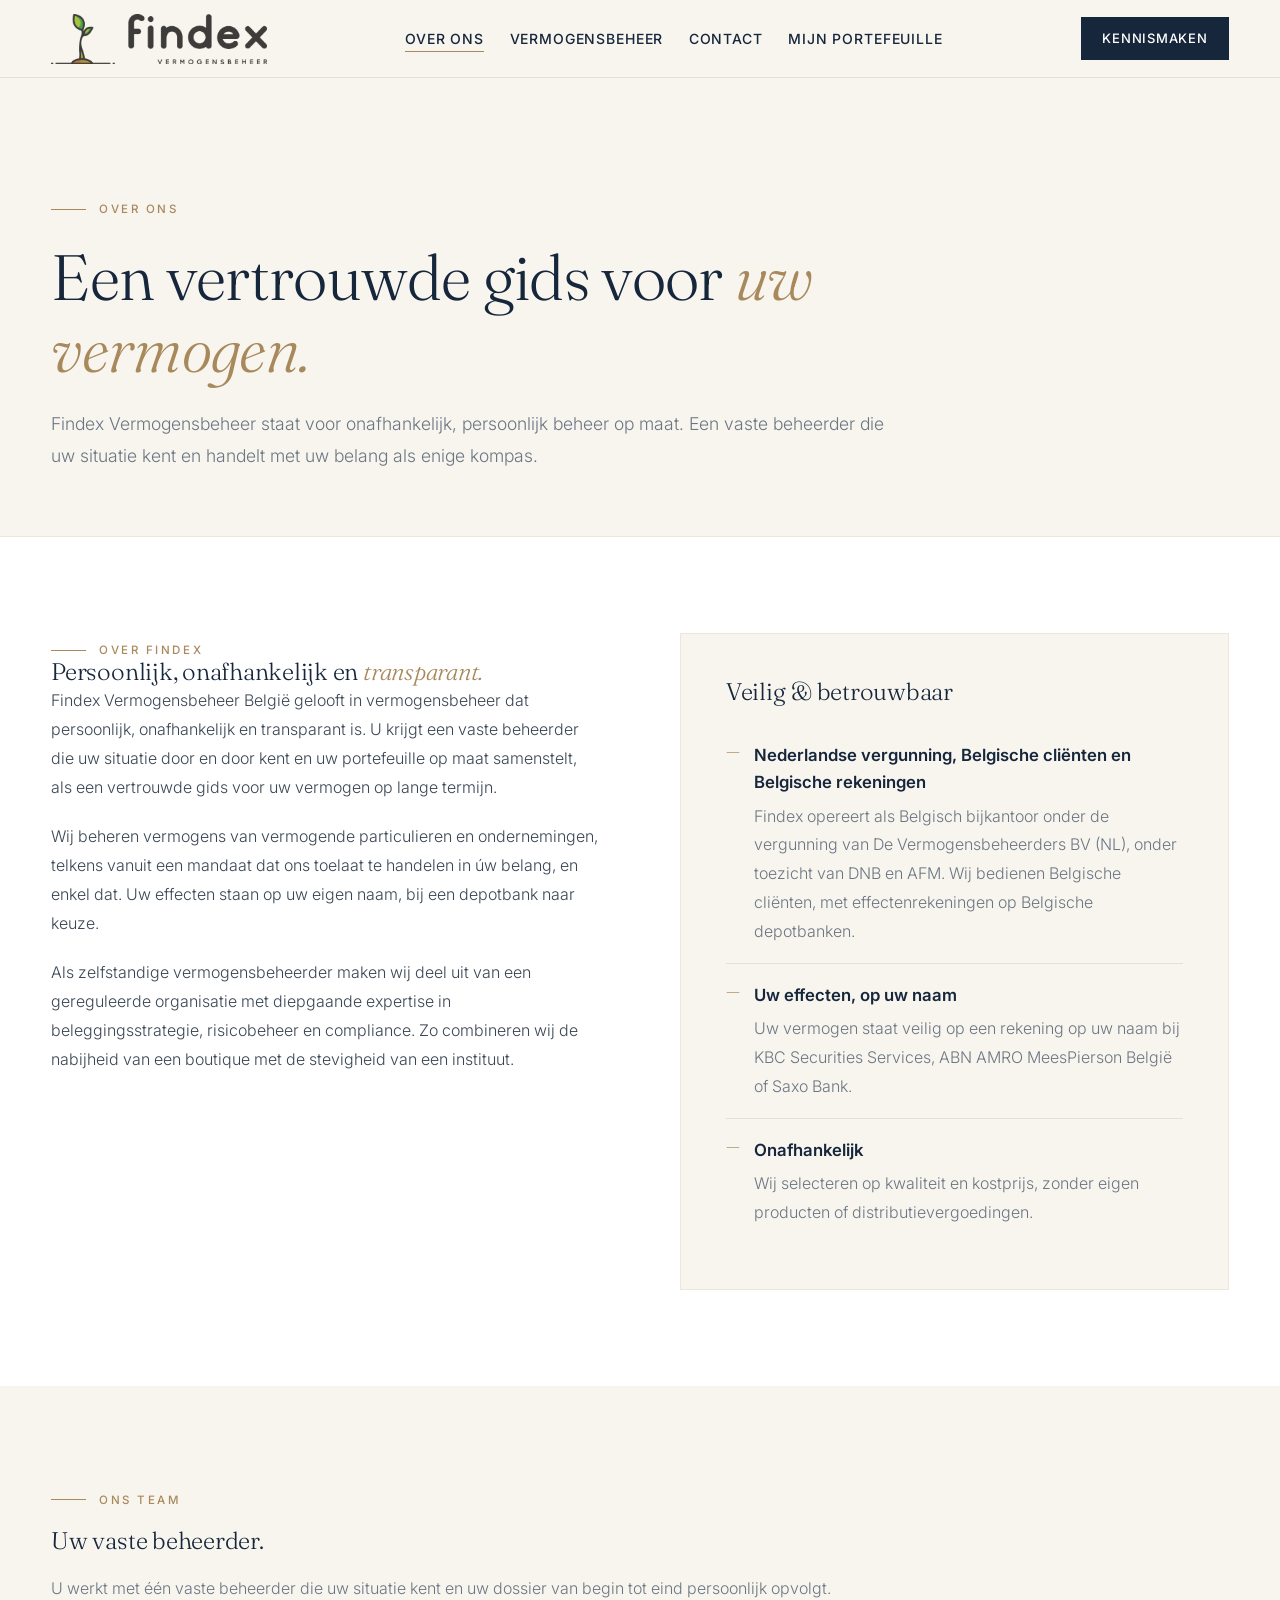
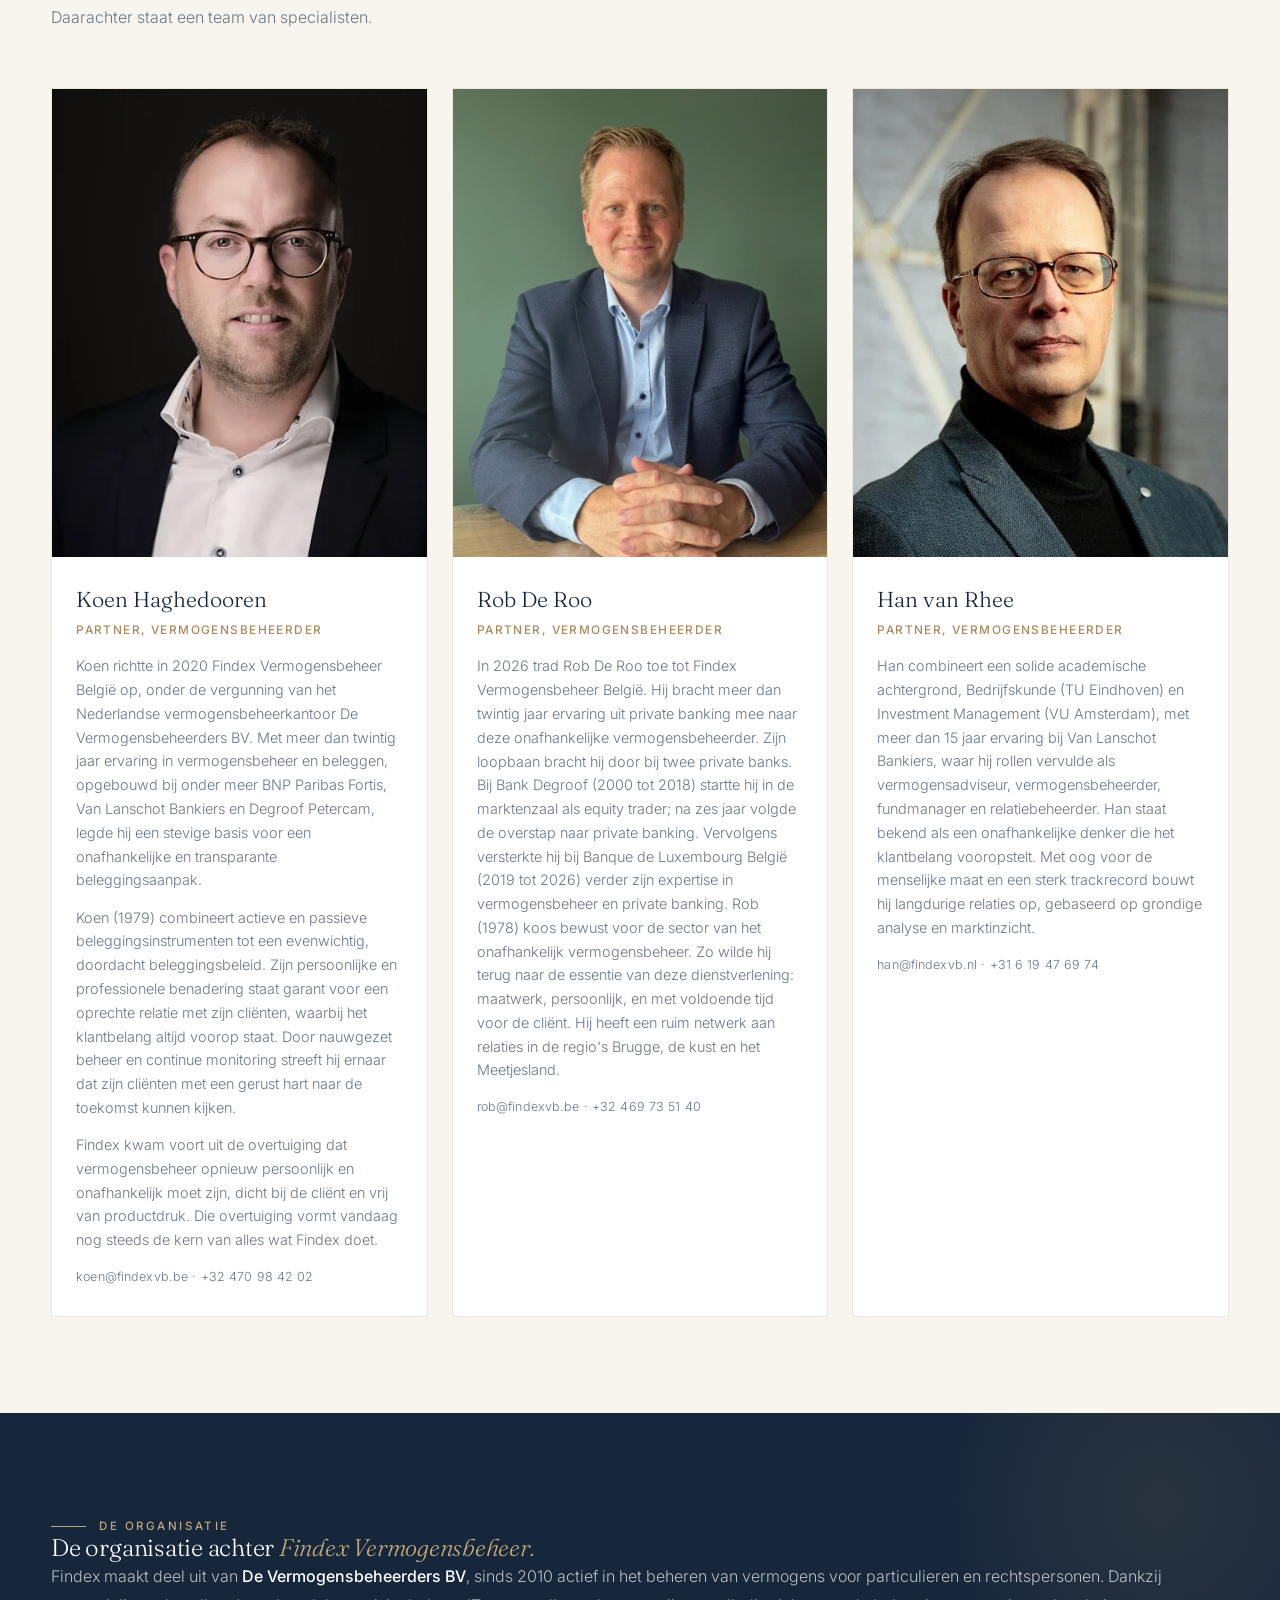
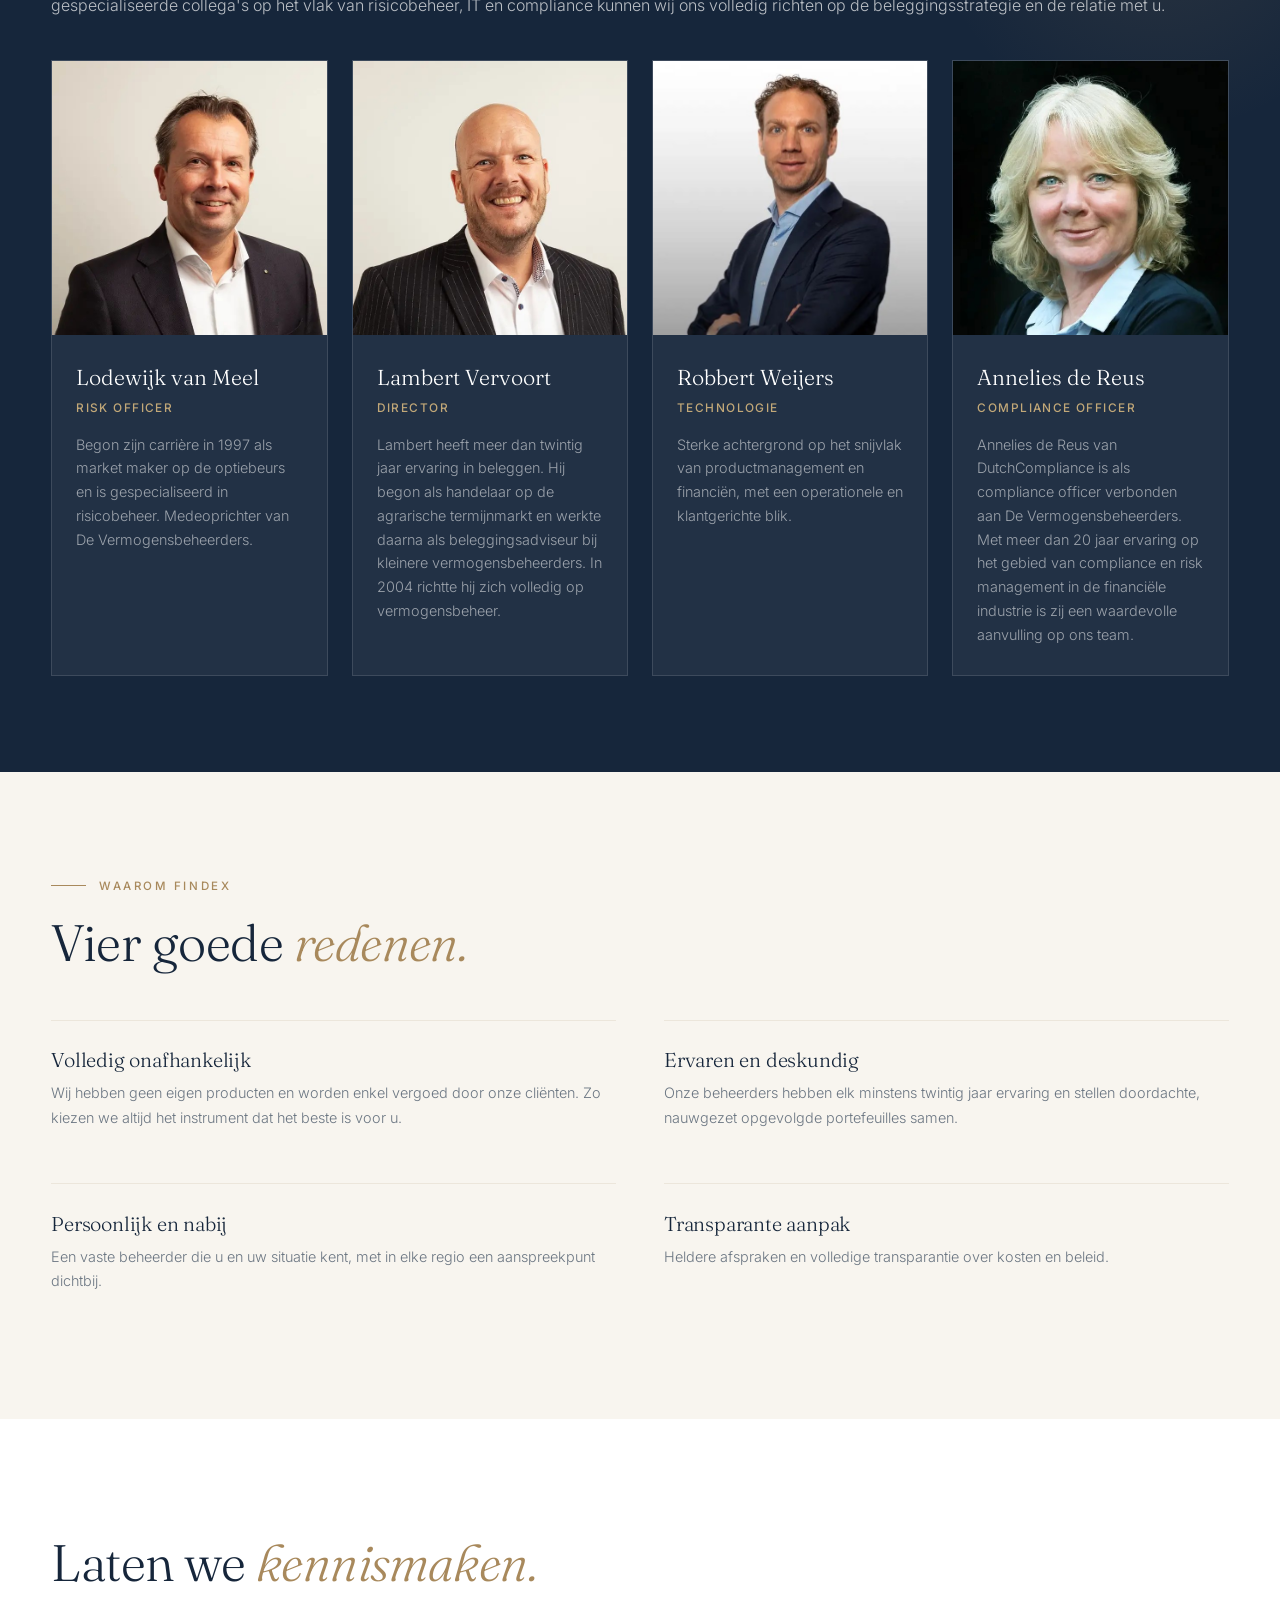
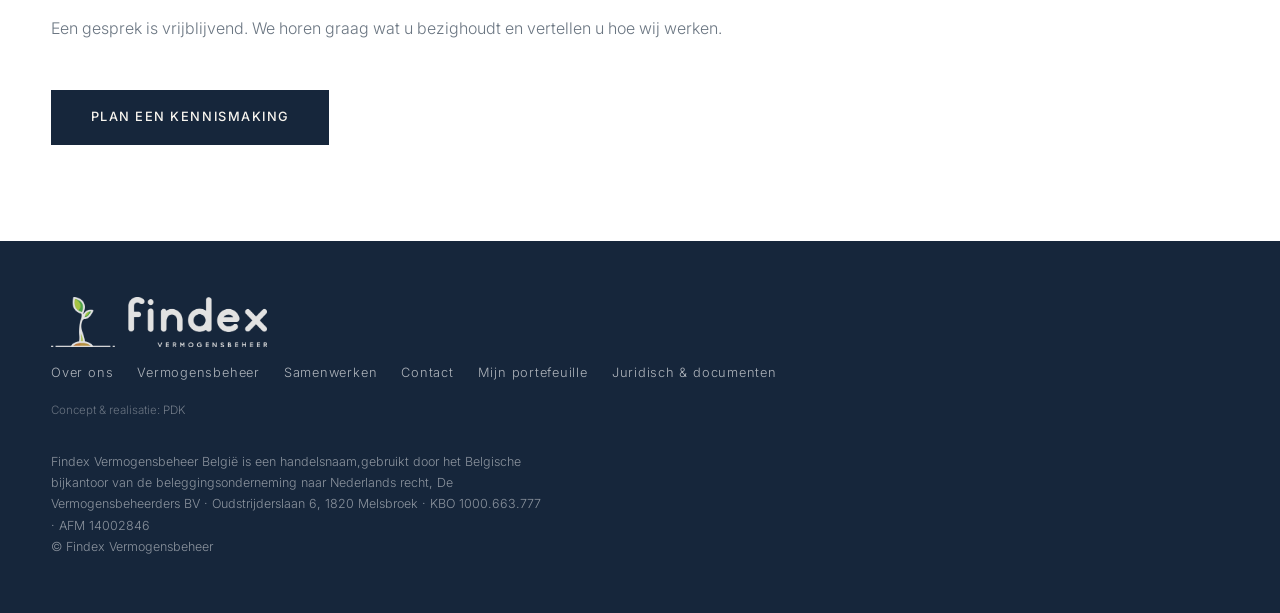
<file: over-ons.html>
<!DOCTYPE html>
<html lang="nl">
<head>
<meta charset="UTF-8">
<meta name="viewport" content="width=device-width, initial-scale=1.0">
<title>Over ons — Findex Vermogensbeheer</title>
<meta name="description" content="Ontdek het team, de organisatie en de filosofie achter Findex Vermogensbeheer België — onafhankelijk, persoonlijk en transparant.">
<link rel="preconnect" href="https://fonts.googleapis.com">
<link rel="preconnect" href="https://fonts.gstatic.com" crossorigin>
<link href="https://fonts.googleapis.com/css2?family=Fraunces:ital,opsz,wght@0,9..144,300;0,9..144,400;0,9..144,500;1,9..144,300;1,9..144,400&family=Inter:wght@300;400;500;600&display=swap" rel="stylesheet">
<link rel="stylesheet" href="styles.css?v=49">
<link rel="icon" type="image/png" href="assets/icoon_website.png">
<style>
  nav#nav{background:var(--cream)!important;color:var(--ink)!important;border-bottom:1px solid var(--line)!important}
  nav#nav .nav-links a,nav#nav .nav-links .nav-portfolio{color:var(--ink)!important}nav#nav .nav-links .nav-mobile-only a{color:var(--paper)!important;-webkit-text-fill-color:var(--paper)}
  nav#nav .nav-logo img{height:50px;width:auto}
</style>
</head>
<body>

<nav id="nav">
  <a href="index.html" class="nav-logo"><img src="assets/FINDEX-Vermogensbeheer-logo-webversie.png" alt="Findex Vermogensbeheer"></a>
  <ul class="nav-links">
    <li><a href="over-ons.html" class="active">Over ons</a></li>
    <li><a href="vermogensbeheer.html">Vermogensbeheer</a></li>
    <li><a href="contact.html">Contact</a></li>
    <li><a href="portefeuille.html" class="nav-portfolio">Mijn portefeuille</a></li>
    <li class="nav-mobile-only"><a href="contact.html">Kennismaken</a></li>
  </ul>
  <a href="contact.html" class="nav-cta">Kennismaken</a>
  <button class="nav-toggle" id="navToggle" aria-label="Menu openen" aria-expanded="false"><span></span><span></span><span></span><span class="nav-toggle-label">Menu</span></button>
</nav>

<header class="page-hero">
  <div class="wrap">
    <span class="eyebrow reveal">Over ons</span>
    <h1 class="reveal">Een vertrouwde gids voor <em>uw vermogen.</em></h1>
    <p class="lead reveal">Findex Vermogensbeheer staat voor onafhankelijk, persoonlijk beheer op maat. Een vaste beheerder die uw situatie kent en handelt met uw belang als enige kompas.</p>
  </div>
</header>

<section class="alt-paper">
  <div class="wrap">
    <div class="story-grid">
      <div class="story-text reveal">
        <span class="eyebrow">Over Findex</span>
        <h2>Persoonlijk, onafhankelijk en <em>transparant.</em></h2>
        <p>Findex Vermogensbeheer België gelooft in vermogensbeheer dat persoonlijk, onafhankelijk en transparant is. U krijgt een vaste beheerder die uw situatie door en door kent en uw portefeuille op maat samenstelt, als een vertrouwde gids voor uw vermogen op lange termijn.</p>
        <p>Wij beheren vermogens van vermogende particulieren en ondernemingen, telkens vanuit een mandaat dat ons toelaat te handelen in úw belang, en enkel dat. Uw effecten staan op uw eigen naam, bij een depotbank naar keuze.</p>
        <p>Als zelfstandige vermogensbeheerder maken wij deel uit van een gereguleerde organisatie met diepgaande expertise in beleggingsstrategie, risicobeheer en compliance. Zo combineren wij de nabijheid van een boutique met de stevigheid van een instituut.</p>
      </div>
      <aside class="story-aside reveal">
        <h3>Veilig &amp; betrouwbaar</h3>
        <div class="trust-row">
          <span class="trust-mark">—</span>
          <div><div class="trust-title">Nederlandse vergunning, Belgische cliënten en Belgische rekeningen</div><div class="trust-desc">Findex opereert als Belgisch bijkantoor onder de vergunning van De Vermogensbeheerders BV (NL), onder toezicht van DNB en AFM. Wij bedienen Belgische cliënten, met effectenrekeningen op Belgische depotbanken.</div></div>
        </div>
        <div class="trust-row">
          <span class="trust-mark">—</span>
          <div><div class="trust-title">Uw effecten, op uw naam</div><div class="trust-desc">Uw vermogen staat veilig op een rekening op uw naam bij KBC Securities Services, ABN AMRO MeesPierson België of Saxo Bank.</div></div>
        </div>
        <div class="trust-row">
          <span class="trust-mark">—</span>
          <div><div class="trust-title">Onafhankelijk</div><div class="trust-desc">Wij selecteren op kwaliteit en kostprijs, zonder eigen producten of distributievergoedingen.</div></div>
        </div>
      </aside>
    </div>
  </div>
</section>

<section class="alt-cream">
  <div class="wrap">
    <div class="team-intro reveal">
      <span class="eyebrow">Ons team</span>
      <h2>Uw vaste beheerder.</h2>
      <p class="team-note">U werkt met één vaste beheerder die uw situatie kent en uw dossier van begin tot eind persoonlijk opvolgt. Daarachter staat een team van specialisten.</p>
    </div>
    <div class="team-grid">
      <article class="member reveal">
        <div class="member-photo"><img src="assets/koen.webp" alt="Koen Haghedooren"></div>
        <div class="member-body">
          <div class="member-name">Koen Haghedooren</div>
          <div class="member-role">Partner, vermogensbeheerder</div>
          <p class="member-bio">Koen richtte in 2020 Findex Vermogensbeheer België op, onder de vergunning van het Nederlandse vermogensbeheerkantoor De Vermogensbeheerders BV. Met meer dan twintig jaar ervaring in vermogensbeheer en beleggen, opgebouwd bij onder meer BNP Paribas Fortis, Van Lanschot Bankiers en Degroof Petercam, legde hij een stevige basis voor een onafhankelijke en transparante beleggingsaanpak.</p>
          <p class="member-bio">Koen (1979) combineert actieve en passieve beleggingsinstrumenten tot een evenwichtig, doordacht beleggingsbeleid. Zijn persoonlijke en professionele benadering staat garant voor een oprechte relatie met zijn cliënten, waarbij het klantbelang altijd voorop staat. Door nauwgezet beheer en continue monitoring streeft hij ernaar dat zijn cliënten met een gerust hart naar de toekomst kunnen kijken.</p>
          <p class="member-bio">Findex kwam voort uit de overtuiging dat vermogensbeheer opnieuw persoonlijk en onafhankelijk moet zijn, dicht bij de cliënt en vrij van productdruk. Die overtuiging vormt vandaag nog steeds de kern van alles wat Findex doet.</p>
          <p class="member-contact"><a href="mailto:koen@findexvb.be">koen@findexvb.be</a> · <a href="tel:+32470984202">+32 470 98 42 02</a></p>
        </div>
      </article>
      <article class="member reveal">
        <div class="member-photo"><img src="assets/rob.jpg" alt="Rob De Roo"></div>
        <div class="member-body">
          <div class="member-name">Rob De Roo</div>
          <div class="member-role">Partner, vermogensbeheerder</div>
          <p class="member-bio">In 2026 trad Rob De Roo toe tot Findex Vermogensbeheer België. Hij bracht meer dan twintig jaar ervaring uit private banking mee naar deze onafhankelijke vermogensbeheerder. Zijn loopbaan bracht hij door bij twee private banks. Bij Bank Degroof (2000 tot 2018) startte hij in de marktenzaal als equity trader; na zes jaar volgde de overstap naar private banking. Vervolgens versterkte hij bij Banque de Luxembourg België (2019 tot 2026) verder zijn expertise in vermogensbeheer en private banking. Rob (1978) koos bewust voor de sector van het onafhankelijk vermogensbeheer. Zo wilde hij terug naar de essentie van deze dienstverlening: maatwerk, persoonlijk, en met voldoende tijd voor de cliënt. Hij heeft een ruim netwerk aan relaties in de regio's Brugge, de kust en het Meetjesland.</p>
          <p class="member-contact"><a href="mailto:rob@findexvb.be">rob@findexvb.be</a> · <a href="tel:+32469735140">+32 469 73 51 40</a></p>
        </div>
      </article>
      <article class="member reveal">
        <div class="member-photo"><img src="assets/han.webp" alt="Han van Rhee"></div>
        <div class="member-body">
          <div class="member-name">Han van Rhee</div>
          <div class="member-role">Partner, vermogensbeheerder</div>
          <p class="member-bio">Han combineert een solide academische achtergrond, Bedrijfskunde (TU Eindhoven) en Investment Management (VU Amsterdam), met meer dan 15 jaar ervaring bij Van Lanschot Bankiers, waar hij rollen vervulde als vermogensadviseur, vermogensbeheerder, fundmanager en relatiebeheerder. Han staat bekend als een onafhankelijke denker die het klantbelang vooropstelt. Met oog voor de menselijke maat en een sterk trackrecord bouwt hij langdurige relaties op, gebaseerd op grondige analyse en marktinzicht.</p>
          <p class="member-contact"><a href="mailto:han@findexvb.nl">han@findexvb.nl</a> · <a href="tel:+31619476974">+31 6 19 47 69 74</a></p>
        </div>
      </article>
    </div>
  </div>
</section>

<section class="dark">
  <div class="wrap">
    <div class="beheer-text reveal">
      <span class="eyebrow">De organisatie</span>
      <h2>De organisatie achter <em>Findex Vermogensbeheer.</em></h2>
      <p>Findex maakt deel uit van <strong>De Vermogensbeheerders BV</strong>, sinds 2010 actief in het beheren van vermogens voor particulieren en rechtspersonen. Dankzij gespecialiseerde collega's op het vlak van risicobeheer, IT en compliance kunnen wij ons volledig richten op de beleggingsstrategie en de relatie met u.</p>
    </div>
    <div class="team-grid platform">
      <article class="member lite reveal">
        <div class="member-photo"><img src="assets/lodewijk.jpg" alt="Lodewijk van Meel"></div>
        <div class="member-body">
          <div class="member-name">Lodewijk van Meel</div>
          <div class="member-role">Risk Officer</div>
          <p class="member-bio">Begon zijn carrière in 1997 als market maker op de optiebeurs en is gespecialiseerd in risicobeheer. Medeoprichter van De Vermogensbeheerders.</p>
        </div>
      </article>
      <article class="member lite reveal">
        <div class="member-photo"><img src="assets/lambert.jpg" alt="Lambert Vervoort"></div>
        <div class="member-body">
          <div class="member-name">Lambert Vervoort</div>
          <div class="member-role">Director</div>
          <p class="member-bio">Lambert heeft meer dan twintig jaar ervaring in beleggen. Hij begon als handelaar op de agrarische termijnmarkt en werkte daarna als beleggingsadviseur bij kleinere vermogensbeheerders. In 2004 richtte hij zich volledig op vermogensbeheer.</p>
        </div>
      </article>
      <article class="member lite reveal">
        <div class="member-photo"><img src="assets/robbert.jpg" alt="Robbert Weijers"></div>
        <div class="member-body">
          <div class="member-name">Robbert Weijers</div>
          <div class="member-role">Technologie</div>
          <p class="member-bio">Sterke achtergrond op het snijvlak van productmanagement en financiën, met een operationele en klantgerichte blik.</p>
        </div>
      </article>
      <article class="member lite reveal">
        <div class="member-photo"><img src="assets/annelies.jpg" alt="Annelies de Reus"></div>
        <div class="member-body">
          <div class="member-name">Annelies de Reus</div>
          <div class="member-role">Compliance Officer</div>
          <p class="member-bio">Annelies de Reus van DutchCompliance is als compliance officer verbonden aan De Vermogensbeheerders. Met meer dan 20 jaar ervaring op het gebied van compliance en risk management in de financiële industrie is zij een waardevolle aanvulling op ons team.</p>
        </div>
      </article>
    </div>
  </div>
</section>

<section class="alt-cream">
  <div class="wrap">
    <div class="section-head reveal">
      <span class="eyebrow">Waarom Findex</span>
      <h2>Vier goede <em>redenen.</em></h2>
    </div>
    <div class="partner-grid reveal">
      <div class="partner-item">
        <h3>Volledig onafhankelijk</h3>
        <p>Wij hebben geen eigen producten en worden enkel vergoed door onze cliënten. Zo kiezen we altijd het instrument dat het beste is voor u.</p>
      </div>
      <div class="partner-item">
        <h3>Ervaren en deskundig</h3>
        <p>Onze beheerders hebben elk minstens twintig jaar ervaring en stellen doordachte, nauwgezet opgevolgde portefeuilles samen.</p>
      </div>
      <div class="partner-item">
        <h3>Persoonlijk en nabij</h3>
        <p>Een vaste beheerder die u en uw situatie kent, met in elke regio een aanspreekpunt dichtbij.</p>
      </div>
      <div class="partner-item">
        <h3>Transparante aanpak</h3>
        <p>Heldere afspraken en volledige transparantie over kosten en beleid.</p>
      </div>
    </div>
  </div>
</section>

<section class="alt-paper">
  <div class="wrap">
    <div class="section-head reveal">
      <h2>Laten we <em>kennismaken.</em></h2>
      <p>Een gesprek is vrijblijvend. We horen graag wat u bezighoudt en vertellen u hoe wij werken.</p>
    </div>
    <a href="contact.html" class="btn btn-primary reveal">Plan een kennismaking</a>
  </div>
</section>

<footer>
  <div class="footer-inner">
    <div>
      <div class="footer-logo"><img src="assets/FINDEX-Vermogensbeheer-logo-webversie-diap-horizontaal.png" alt="Findex Vermogensbeheer"></div>
      <nav class="footer-nav">
        <a href="over-ons.html">Over ons</a>
        <a href="vermogensbeheer.html">Vermogensbeheer</a>
        <a href="samenwerken.html">Samenwerken</a>
        <a href="contact.html">Contact</a>
        <a href="portefeuille.html">Mijn portefeuille</a>
        <a href="juridisch.html">Juridisch &amp; documenten</a>
      </nav>
      <p class="footer-credit">Concept &amp; realisatie: <a href="https://www.linkedin.com/in/pieter-de-knock" target="_blank" rel="noopener">PDK</a></p>
    </div>
    <p class="footer-legal">
      Findex Vermogensbeheer België is een handelsnaam,gebruikt door het Belgische bijkantoor van de beleggingsonderneming naar Nederlands recht,  De Vermogensbeheerders BV · Oudstrijderslaan 6, 1820 Melsbroek · KBO 1000.663.777 · AFM 14002846<br>
      © Findex Vermogensbeheer
    </p>
  </div>
</footer>

<script src="script.js?v=8"></script>
</body>
</html>
</file>
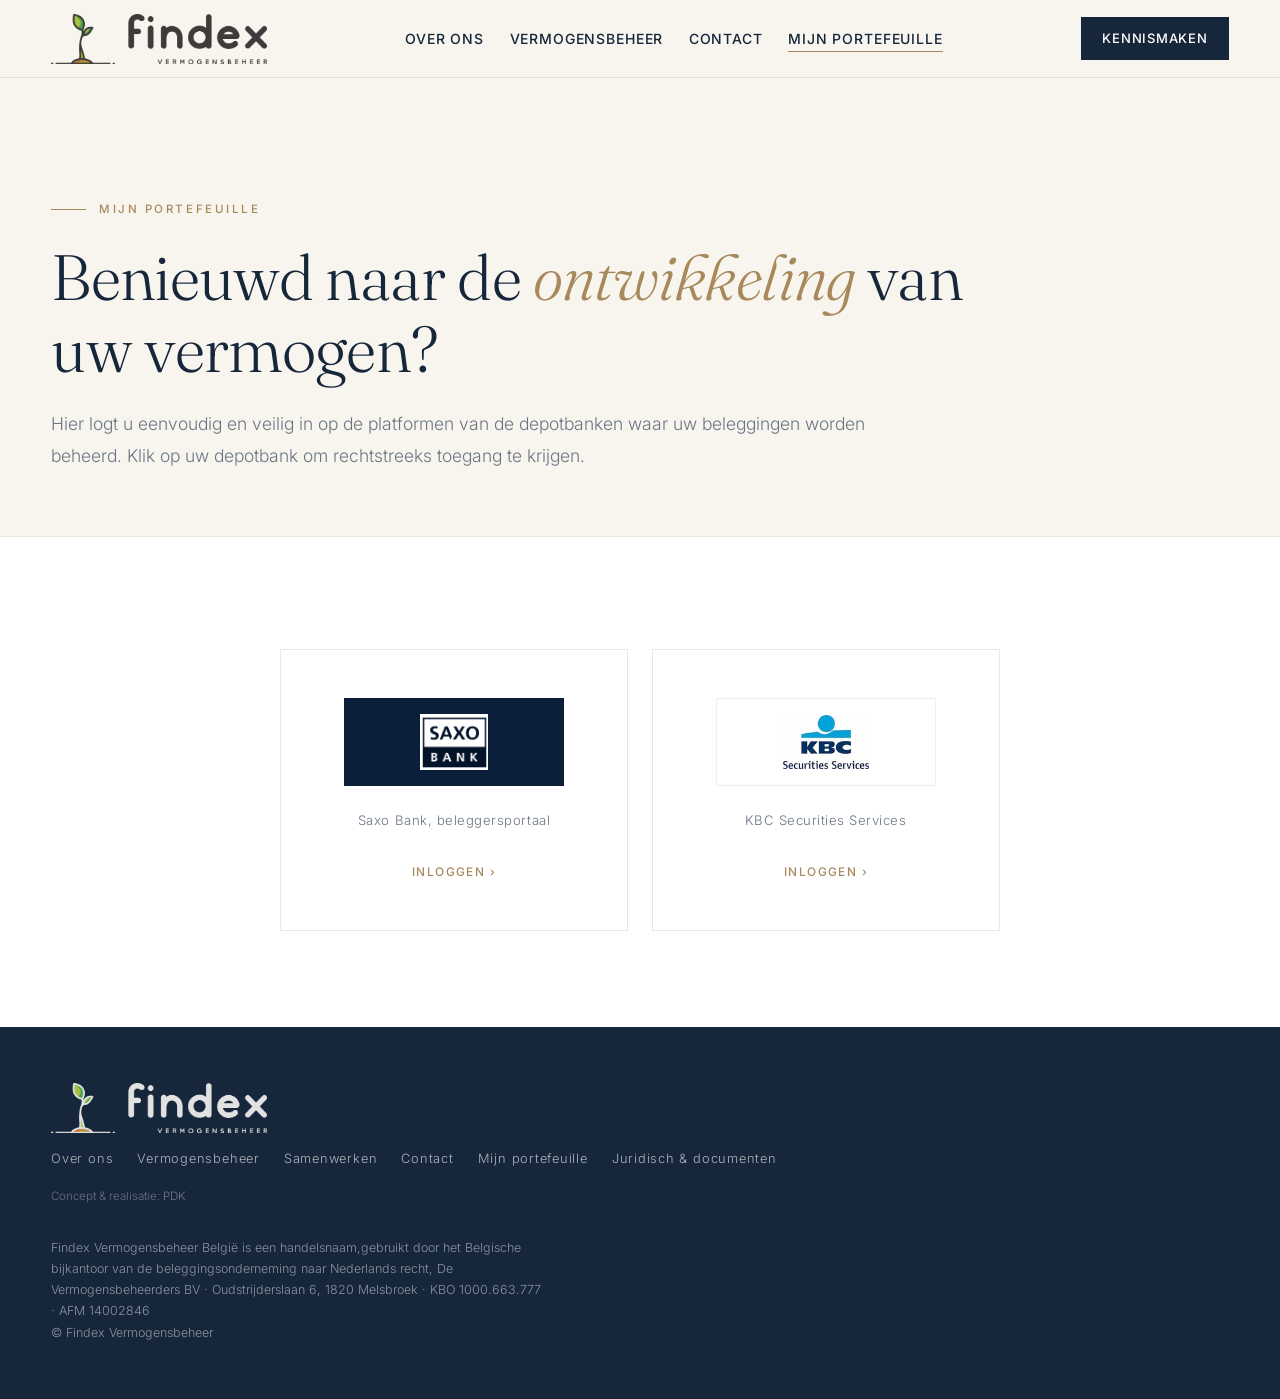
<file: portefeuille.html>
<!DOCTYPE html>
<html lang="nl">
<head>
<meta charset="UTF-8">
<meta name="viewport" content="width=device-width, initial-scale=1.0">
<title>Mijn portefeuille — Findex Vermogensbeheer</title>
<meta name="description" content="Log veilig in bij de depotbanken waar uw beleggingen worden beheerd.">
<link rel="preconnect" href="https://fonts.googleapis.com">
<link rel="preconnect" href="https://fonts.gstatic.com" crossorigin>
<link href="https://fonts.googleapis.com/css2?family=Fraunces:ital,opsz,wght@0,9..144,300;0,9..144,400;0,9..144,500;1,9..144,300;1,9..144,400&family=Inter:wght@300;400;500;600&display=swap" rel="stylesheet">
<link rel="stylesheet" href="styles.css?v=49">
<link rel="icon" type="image/png" href="assets/icoon_website.png">
<style>
  nav#nav{background:var(--cream)!important;color:var(--ink)!important;border-bottom:1px solid var(--line)!important}
  nav#nav .nav-links a,nav#nav .nav-links .nav-portfolio{color:var(--ink)!important}nav#nav .nav-links .nav-mobile-only a{color:var(--paper)!important;-webkit-text-fill-color:var(--paper)}
  nav#nav .nav-logo img{height:50px;width:auto}
</style>
</head>
<body>

<nav id="nav">
  <a href="index.html" class="nav-logo"><img src="assets/FINDEX-Vermogensbeheer-logo-webversie.png" alt="Findex Vermogensbeheer"></a>
  <ul class="nav-links">
    <li><a href="over-ons.html">Over ons</a></li>
    <li><a href="vermogensbeheer.html">Vermogensbeheer</a></li>
    <li><a href="contact.html">Contact</a></li>
    <li><a href="portefeuille.html" class="nav-portfolio active">Mijn portefeuille</a></li>
    <li class="nav-mobile-only"><a href="contact.html">Kennismaken</a></li>
  </ul>
  <a href="contact.html" class="nav-cta">Kennismaken</a>
  <button class="nav-toggle" id="navToggle" aria-label="Menu openen" aria-expanded="false"><span></span><span></span><span></span><span class="nav-toggle-label">Menu</span></button>
</nav>

<header class="page-hero">
  <div class="wrap">
    <span class="eyebrow reveal">Mijn portefeuille</span>
    <h1 class="reveal">Benieuwd naar de <em>ontwikkeling</em> van uw vermogen?</h1>
    <p class="lead reveal">Hier logt u eenvoudig en veilig in op de platformen van de depotbanken waar uw beleggingen worden beheerd. Klik op uw depotbank om rechtstreeks toegang te krijgen.</p>
  </div>
</header>

<section class="alt-paper">
  <div class="wrap">
    <div class="depot-grid reveal">
      <a href="https://dvb.portfolio.saxo/Login/?ReturnUrl=%2Finvestor%2F" target="_blank" rel="noopener" class="depot-card">
        <div class="depot-logo depot-logo--saxo">
          <img src="assets/saxobank.webp" alt="Saxo Bank">
        </div>
        <div class="depot-sub">Saxo Bank, beleggersportaal</div>
        <span class="depot-action">Inloggen ›</span>
      </a>
      <a href="https://neon.securitiesservices.kbc.be/eximius.uilite/" target="_blank" rel="noopener" class="depot-card">
        <div class="depot-logo depot-logo--kbc">
          <img src="assets/kbcsecurities.webp" alt="KBC Securities Services">
        </div>
        <div class="depot-sub">KBC Securities Services</div>
        <span class="depot-action">Inloggen ›</span>
      </a>
    </div>
  </div>
</section>

<footer>
  <div class="footer-inner">
    <div>
      <div class="footer-logo"><img src="assets/FINDEX-Vermogensbeheer-logo-webversie-diap-horizontaal.png" alt="Findex Vermogensbeheer"></div>
      <nav class="footer-nav">
        <a href="over-ons.html">Over ons</a>
        <a href="vermogensbeheer.html">Vermogensbeheer</a>
        <a href="samenwerken.html">Samenwerken</a>
        <a href="contact.html">Contact</a>
        <a href="portefeuille.html">Mijn portefeuille</a>
        <a href="juridisch.html">Juridisch &amp; documenten</a>
      </nav>
      <p class="footer-credit">Concept &amp; realisatie: <a href="https://www.linkedin.com/in/pieter-de-knock" target="_blank" rel="noopener">PDK</a></p>
    </div>
    <p class="footer-legal">
      Findex Vermogensbeheer België is een handelsnaam,gebruikt door het Belgische bijkantoor van de beleggingsonderneming naar Nederlands recht,  De Vermogensbeheerders BV · Oudstrijderslaan 6, 1820 Melsbroek · KBO 1000.663.777 · AFM 14002846<br>
      © Findex Vermogensbeheer
    </p>
  </div>
</footer>

<script src="script.js?v=8"></script>
</body>
</html>
</file>
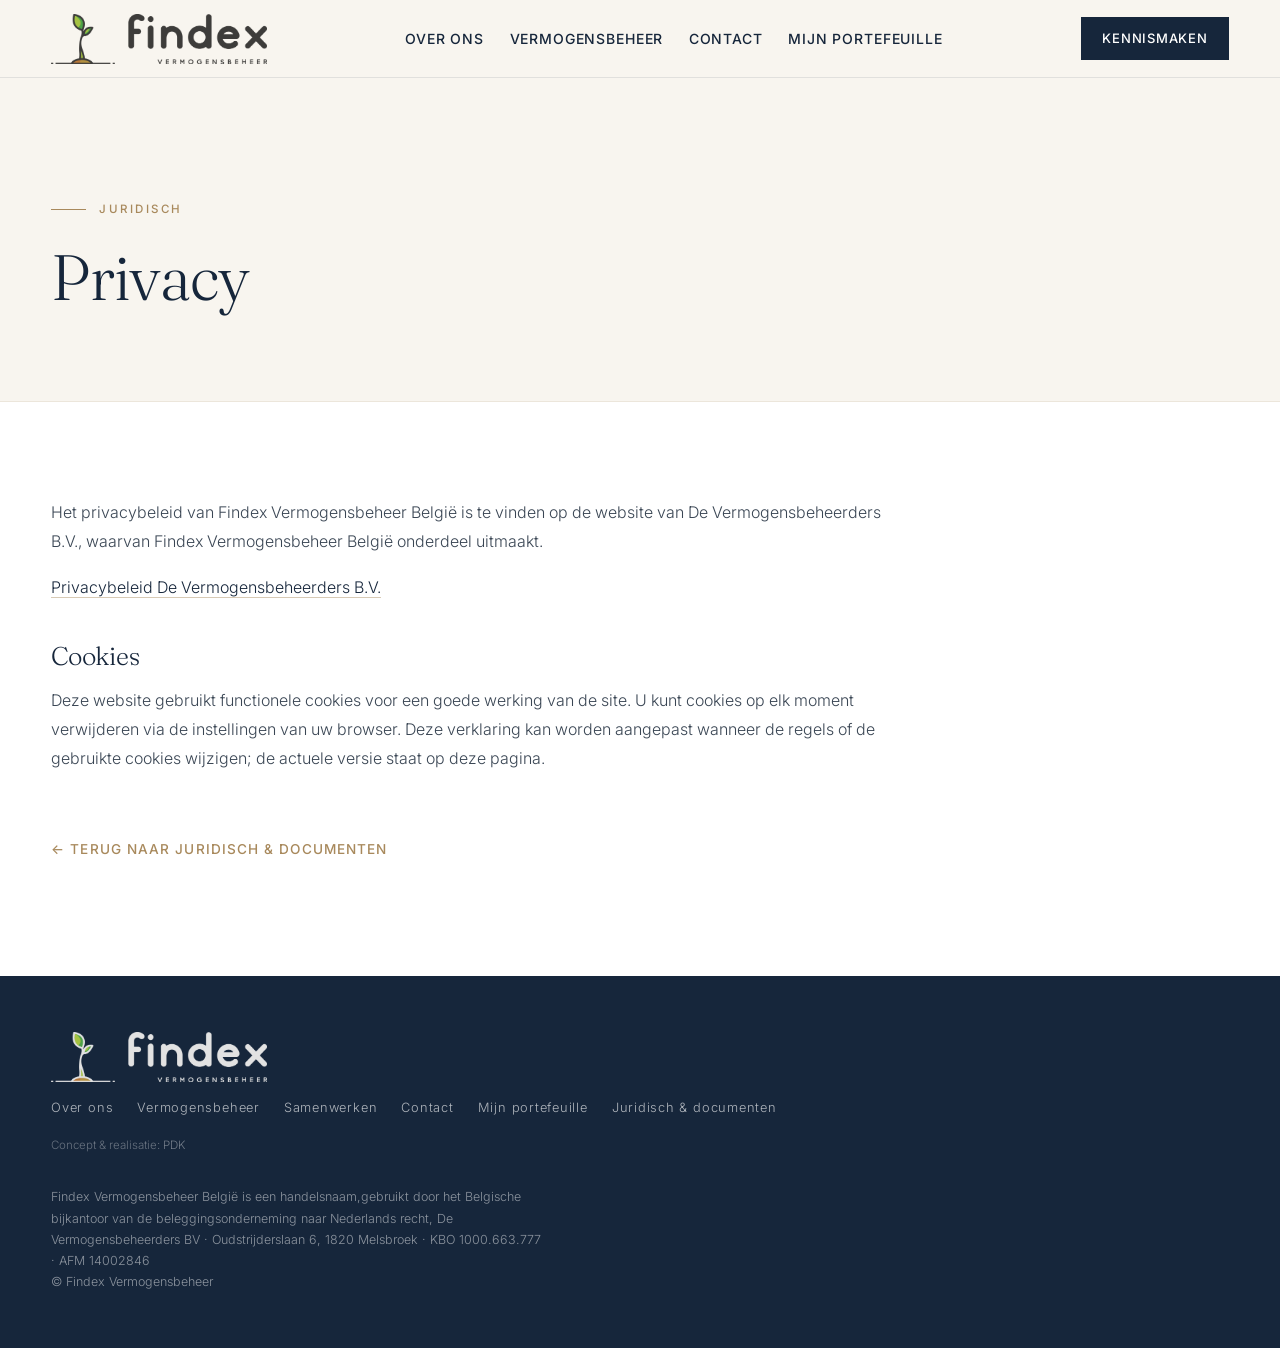
<file: privacy.html>
<!DOCTYPE html>
<html lang="nl">
<head>
<meta charset="UTF-8">
<meta name="viewport" content="width=device-width, initial-scale=1.0">
<title>Privacy — Findex Vermogensbeheer</title>
<meta name="description" content="Privacybeleid van Findex Vermogensbeheer België.">
<link rel="preconnect" href="https://fonts.googleapis.com">
<link rel="preconnect" href="https://fonts.gstatic.com" crossorigin>
<link href="https://fonts.googleapis.com/css2?family=Fraunces:ital,opsz,wght@0,9..144,300;0,9..144,400;0,9..144,500;1,9..144,300;1,9..144,400&family=Inter:wght@300;400;500;600&display=swap" rel="stylesheet">
<link rel="stylesheet" href="styles.css?v=49">
<link rel="icon" type="image/png" href="assets/icoon_website.png">
<style>
  nav#nav{background:var(--cream)!important;color:var(--ink)!important;border-bottom:1px solid var(--line)!important}
  nav#nav .nav-links a,nav#nav .nav-links .nav-portfolio{color:var(--ink)!important}nav#nav .nav-links .nav-mobile-only a{color:var(--paper)!important;-webkit-text-fill-color:var(--paper)}
  nav#nav .nav-logo img{height:50px;width:auto}
</style>
</head>
<body>

<nav id="nav">
  <a href="index.html" class="nav-logo"><img src="assets/FINDEX-Vermogensbeheer-logo-webversie.png" alt="Findex Vermogensbeheer"></a>
  <ul class="nav-links">
    <li><a href="over-ons.html">Over ons</a></li>
    <li><a href="vermogensbeheer.html">Vermogensbeheer</a></li>
    <li><a href="contact.html">Contact</a></li>
    <li><a href="portefeuille.html" class="nav-portfolio">Mijn portefeuille</a></li>
    <li class="nav-mobile-only"><a href="contact.html">Kennismaken</a></li>
  </ul>
  <a href="contact.html" class="nav-cta">Kennismaken</a>
  <button class="nav-toggle" id="navToggle" aria-label="Menu openen" aria-expanded="false"><span></span><span></span><span></span><span class="nav-toggle-label">Menu</span></button>
</nav>

<header class="page-hero">
  <div class="wrap">
    <span class="eyebrow reveal">Juridisch</span>
    <h1 class="reveal">Privacy</h1>
  </div>
</header>

<section class="alt-paper">
  <div class="wrap">
    <div class="legal-body reveal">
      <p>Het privacybeleid van Findex Vermogensbeheer België is te vinden op de website van De Vermogensbeheerders B.V., waarvan Findex Vermogensbeheer België onderdeel uitmaakt.</p>
      <p><a href="https://www.devermogensbeheerders.nl/privacybeleid/" target="_blank" rel="noopener">Privacybeleid De Vermogensbeheerders B.V.</a></p>
      <h2>Cookies</h2>
      <p>Deze website gebruikt functionele cookies voor een goede werking van de site. U kunt cookies op elk moment verwijderen via de instellingen van uw browser. Deze verklaring kan worden aangepast wanneer de regels of de gebruikte cookies wijzigen; de actuele versie staat op deze pagina.</p>
      <p class="legal-back"><a href="juridisch.html" class="teaser-link">← Terug naar Juridisch &amp; documenten</a></p>
    </div>
  </div>
</section>

<footer>
  <div class="footer-inner">
    <div>
      <div class="footer-logo"><img src="assets/FINDEX-Vermogensbeheer-logo-webversie-diap-horizontaal.png" alt="Findex Vermogensbeheer"></div>
      <nav class="footer-nav">
        <a href="over-ons.html">Over ons</a>
        <a href="vermogensbeheer.html">Vermogensbeheer</a>
        <a href="samenwerken.html">Samenwerken</a>
        <a href="contact.html">Contact</a>
        <a href="portefeuille.html">Mijn portefeuille</a>
        <a href="juridisch.html">Juridisch &amp; documenten</a>
      </nav>
      <p class="footer-credit">Concept &amp; realisatie: <a href="https://www.linkedin.com/in/pieter-de-knock" target="_blank" rel="noopener">PDK</a></p>
    </div>
    <p class="footer-legal">
      Findex Vermogensbeheer België is een handelsnaam,gebruikt door het Belgische bijkantoor van de beleggingsonderneming naar Nederlands recht,  De Vermogensbeheerders BV · Oudstrijderslaan 6, 1820 Melsbroek · KBO 1000.663.777 · AFM 14002846<br>
      © Findex Vermogensbeheer
    </p>
  </div>
</footer>

<script src="script.js?v=8"></script>
</body>
</html>
</file>
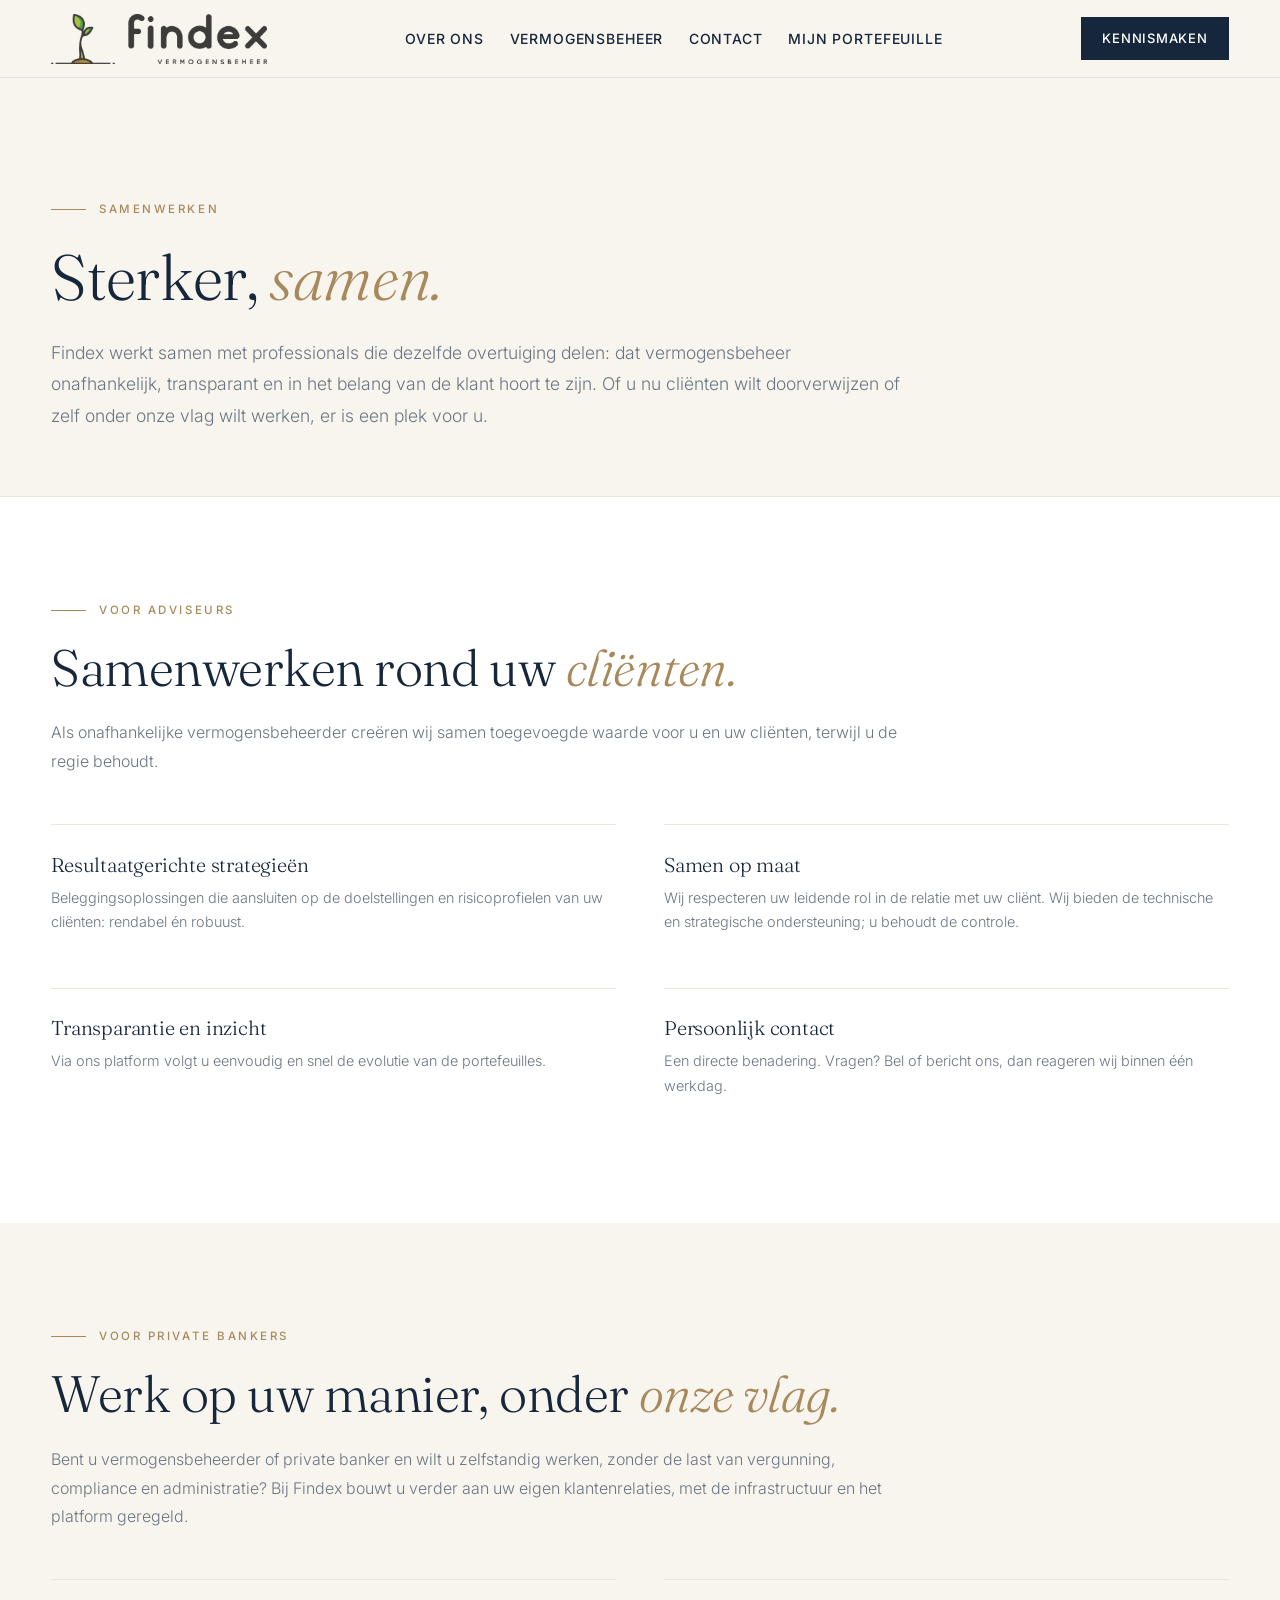
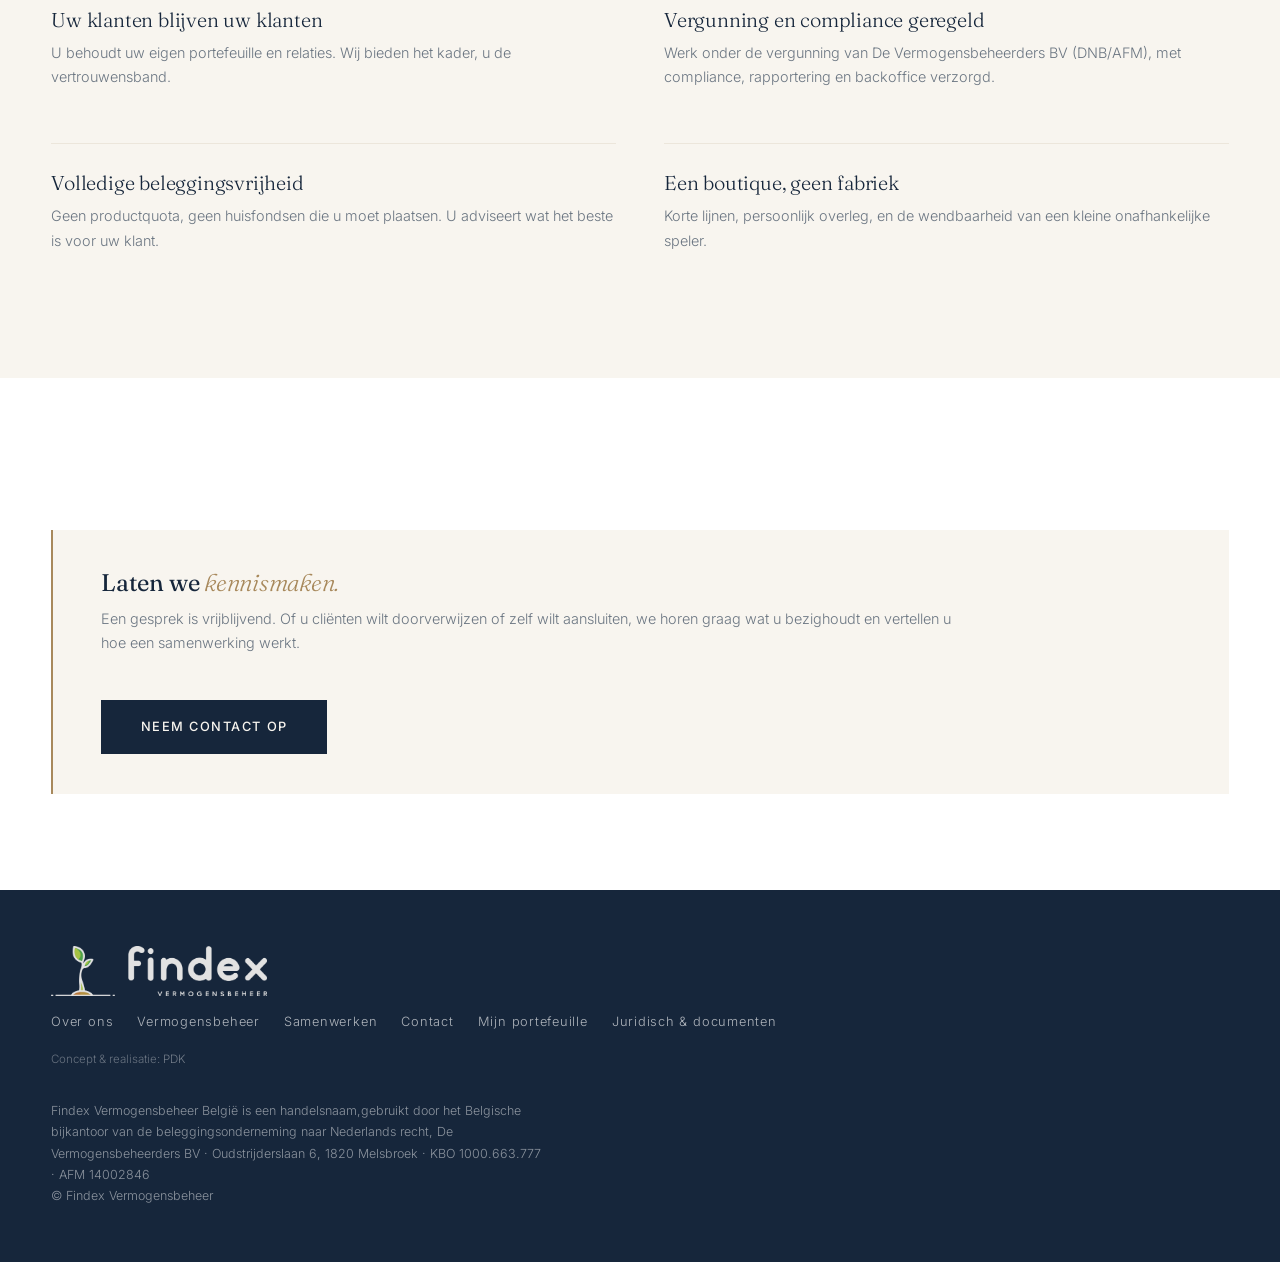
<file: samenwerken.html>
<!DOCTYPE html>
<html lang="nl">
<head>
<meta charset="UTF-8">
<meta name="viewport" content="width=device-width, initial-scale=1.0">
<title>Samenwerken — Findex Vermogensbeheer</title>
<meta name="description" content="Samenwerken met Findex: voor accountants, fiscalisten, family offices, private bankers en vermogensbeheerders.">
<link rel="preconnect" href="https://fonts.googleapis.com">
<link rel="preconnect" href="https://fonts.gstatic.com" crossorigin>
<link href="https://fonts.googleapis.com/css2?family=Fraunces:ital,opsz,wght@0,9..144,300;0,9..144,400;0,9..144,500;1,9..144,300;1,9..144,400&family=Inter:wght@300;400;500;600&display=swap" rel="stylesheet">
<link rel="stylesheet" href="styles.css?v=49">
<link rel="icon" type="image/png" href="assets/icoon_website.png">
<style>
  nav#nav{background:var(--cream)!important;color:var(--ink)!important;border-bottom:1px solid var(--line)!important}
  nav#nav .nav-links a,nav#nav .nav-links .nav-portfolio{color:var(--ink)!important}nav#nav .nav-links .nav-mobile-only a{color:var(--paper)!important;-webkit-text-fill-color:var(--paper)}
  nav#nav .nav-logo img{height:50px;width:auto}
</style>
</head>
<body>

<nav id="nav">
  <a href="index.html" class="nav-logo"><img src="assets/FINDEX-Vermogensbeheer-logo-webversie.png" alt="Findex Vermogensbeheer"></a>
  <ul class="nav-links">
    <li><a href="over-ons.html">Over ons</a></li>
    <li><a href="vermogensbeheer.html">Vermogensbeheer</a></li>
    <li><a href="contact.html">Contact</a></li>
    <li><a href="portefeuille.html" class="nav-portfolio">Mijn portefeuille</a></li>
    <li class="nav-mobile-only"><a href="contact.html">Kennismaken</a></li>
  </ul>
  <a href="contact.html" class="nav-cta">Kennismaken</a>
  <button class="nav-toggle" id="navToggle" aria-label="Menu openen" aria-expanded="false"><span></span><span></span><span></span><span class="nav-toggle-label">Menu</span></button>
</nav>

<header class="page-hero">
  <div class="wrap">
    <span class="eyebrow reveal">Samenwerken</span>
    <h1 class="reveal">Sterker, <em>samen.</em></h1>
    <p class="lead reveal">Findex werkt samen met professionals die dezelfde overtuiging delen: dat vermogensbeheer onafhankelijk, transparant en in het belang van de klant hoort te zijn. Of u nu cliënten wilt doorverwijzen of zelf onder onze vlag wilt werken, er is een plek voor u.</p>
  </div>
</header>

<section class="alt-paper">
  <div class="wrap">
    <div class="section-head reveal">
      <span class="eyebrow">Voor adviseurs</span>
      <h2>Samenwerken rond uw <em>cliënten.</em></h2>
      <p>Als onafhankelijke vermogensbeheerder creëren wij samen toegevoegde waarde voor u en uw cliënten, terwijl u de regie behoudt.</p>
    </div>
    <div class="partner-grid reveal">
      <div class="partner-item">
        <h3>Resultaatgerichte strategieën</h3>
        <p>Beleggingsoplossingen die aansluiten op de doelstellingen en risicoprofielen van uw cliënten: rendabel én robuust.</p>
      </div>
      <div class="partner-item">
        <h3>Samen op maat</h3>
        <p>Wij respecteren uw leidende rol in de relatie met uw cliënt. Wij bieden de technische en strategische ondersteuning; u behoudt de controle.</p>
      </div>
      <div class="partner-item">
        <h3>Transparantie en inzicht</h3>
        <p>Via ons platform volgt u eenvoudig en snel de evolutie van de portefeuilles.</p>
      </div>
      <div class="partner-item">
        <h3>Persoonlijk contact</h3>
        <p>Een directe benadering. Vragen? Bel of bericht ons, dan reageren wij binnen één werkdag.</p>
      </div>
    </div>
  </div>
</section>

<section class="alt-cream">
  <div class="wrap">
    <div class="section-head reveal">
      <span class="eyebrow">Voor private bankers</span>
      <h2>Werk op uw manier, onder <em>onze vlag.</em></h2>
      <p>Bent u vermogensbeheerder of private banker en wilt u zelfstandig werken, zonder de last van vergunning, compliance en administratie? Bij Findex bouwt u verder aan uw eigen klantenrelaties, met de infrastructuur en het platform geregeld.</p>
    </div>
    <div class="partner-grid reveal">
      <div class="partner-item">
        <h3>Uw klanten blijven uw klanten</h3>
        <p>U behoudt uw eigen portefeuille en relaties. Wij bieden het kader, u de vertrouwensband.</p>
      </div>
      <div class="partner-item">
        <h3>Vergunning en compliance geregeld</h3>
        <p>Werk onder de vergunning van De Vermogensbeheerders BV (DNB/AFM), met compliance, rapportering en backoffice verzorgd.</p>
      </div>
      <div class="partner-item">
        <h3>Volledige beleggingsvrijheid</h3>
        <p>Geen productquota, geen huisfondsen die u moet plaatsen. U adviseert wat het beste is voor uw klant.</p>
      </div>
      <div class="partner-item">
        <h3>Een boutique, geen fabriek</h3>
        <p>Korte lijnen, persoonlijk overleg, en de wendbaarheid van een kleine onafhankelijke speler.</p>
      </div>
    </div>
  </div>
</section>

<section class="alt-paper">
  <div class="wrap">
    <div class="partner-cta reveal">
      <div>
        <h3>Laten we <em>kennismaken.</em></h3>
        <p class="cta-lead">Een gesprek is vrijblijvend. Of u cliënten wilt doorverwijzen of zelf wilt aansluiten, we horen graag wat u bezighoudt en vertellen u hoe een samenwerking werkt.</p>
      </div>
      <a href="contact.html" class="btn btn-primary">Neem contact op</a>
    </div>
  </div>
</section>

<footer>
  <div class="footer-inner">
    <div>
      <div class="footer-logo"><img src="assets/FINDEX-Vermogensbeheer-logo-webversie-diap-horizontaal.png" alt="Findex Vermogensbeheer"></div>
      <nav class="footer-nav">
        <a href="over-ons.html">Over ons</a>
        <a href="vermogensbeheer.html">Vermogensbeheer</a>
        <a href="samenwerken.html">Samenwerken</a>
        <a href="contact.html">Contact</a>
        <a href="portefeuille.html">Mijn portefeuille</a>
        <a href="juridisch.html">Juridisch &amp; documenten</a>
      </nav>
      <p class="footer-credit">Concept &amp; realisatie: <a href="https://www.linkedin.com/in/pieter-de-knock" target="_blank" rel="noopener">PDK</a></p>
    </div>
    <p class="footer-legal">
      Findex Vermogensbeheer België is een handelsnaam,gebruikt door het Belgische bijkantoor van de beleggingsonderneming naar Nederlands recht,  De Vermogensbeheerders BV · Oudstrijderslaan 6, 1820 Melsbroek · KBO 1000.663.777 · AFM 14002846<br>
      © Findex Vermogensbeheer
    </p>
  </div>
</footer>

<script src="script.js?v=8"></script>
</body>
</html>
</file>
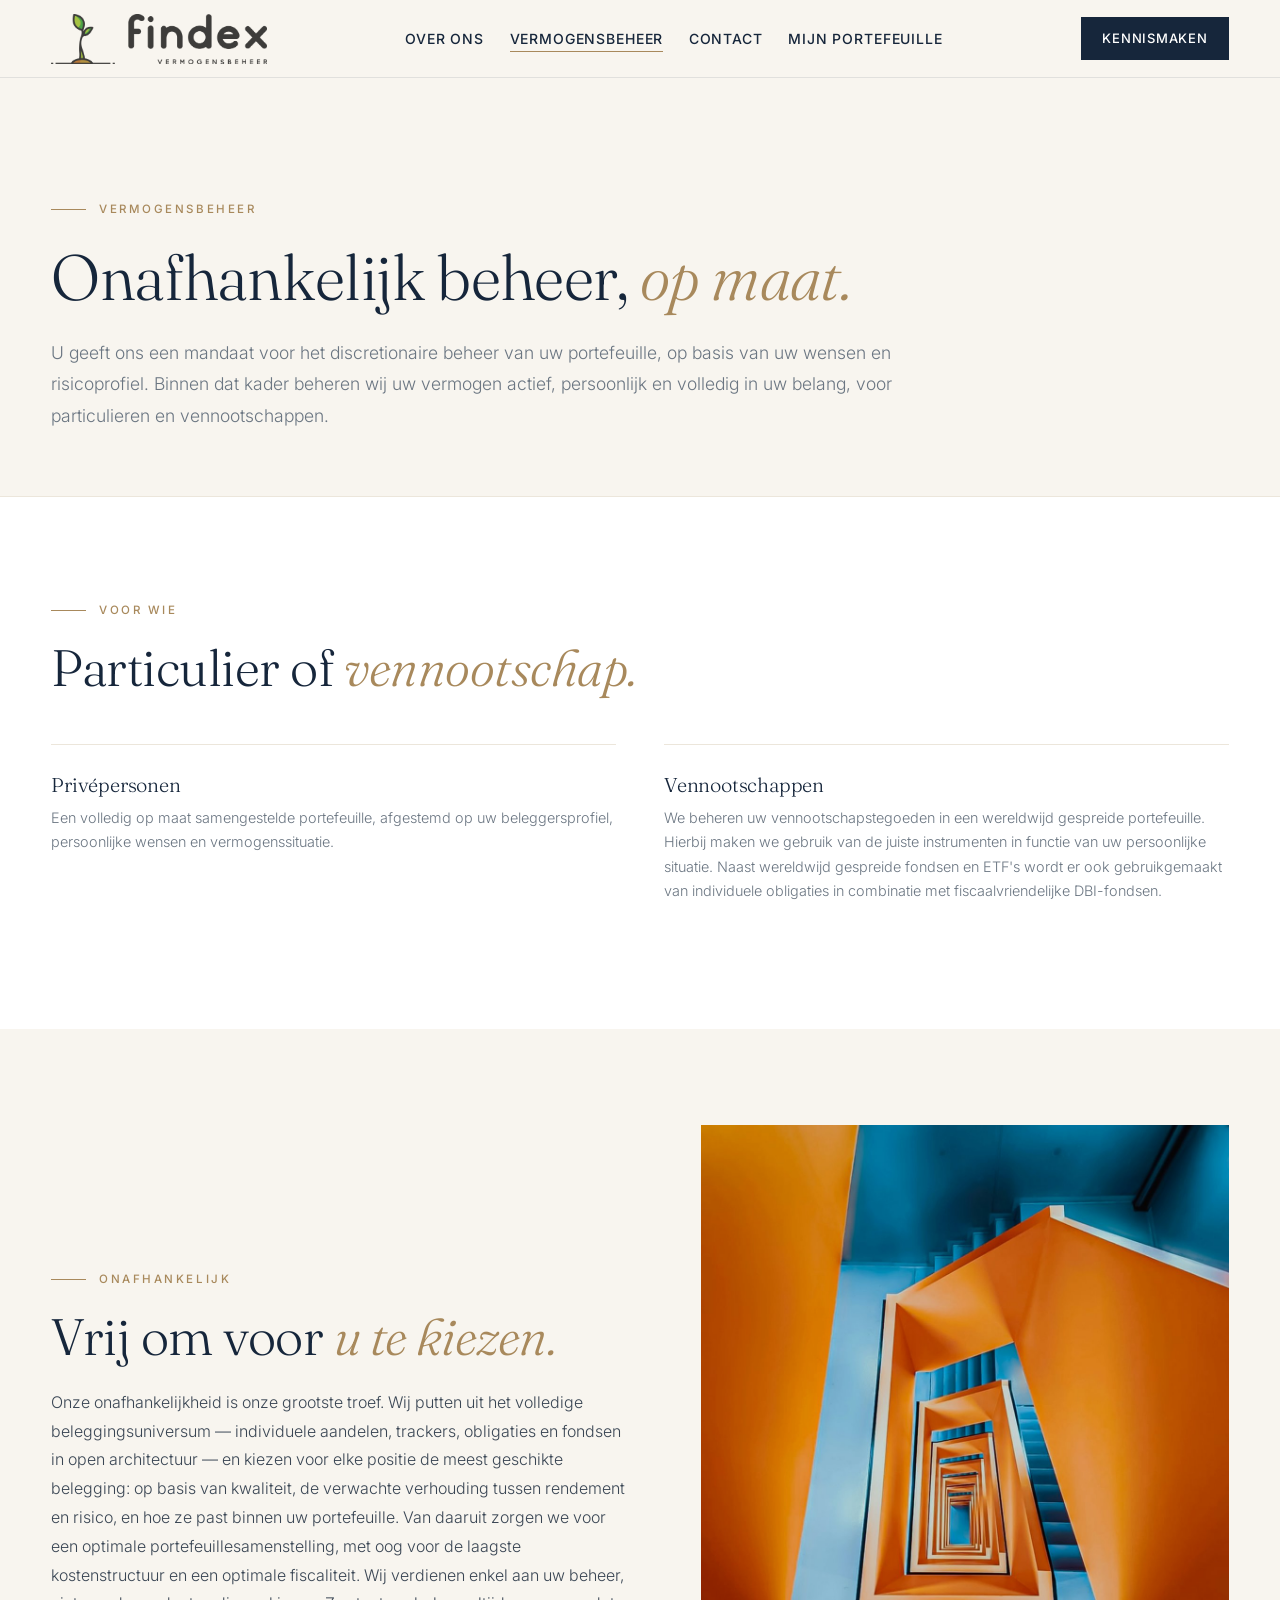
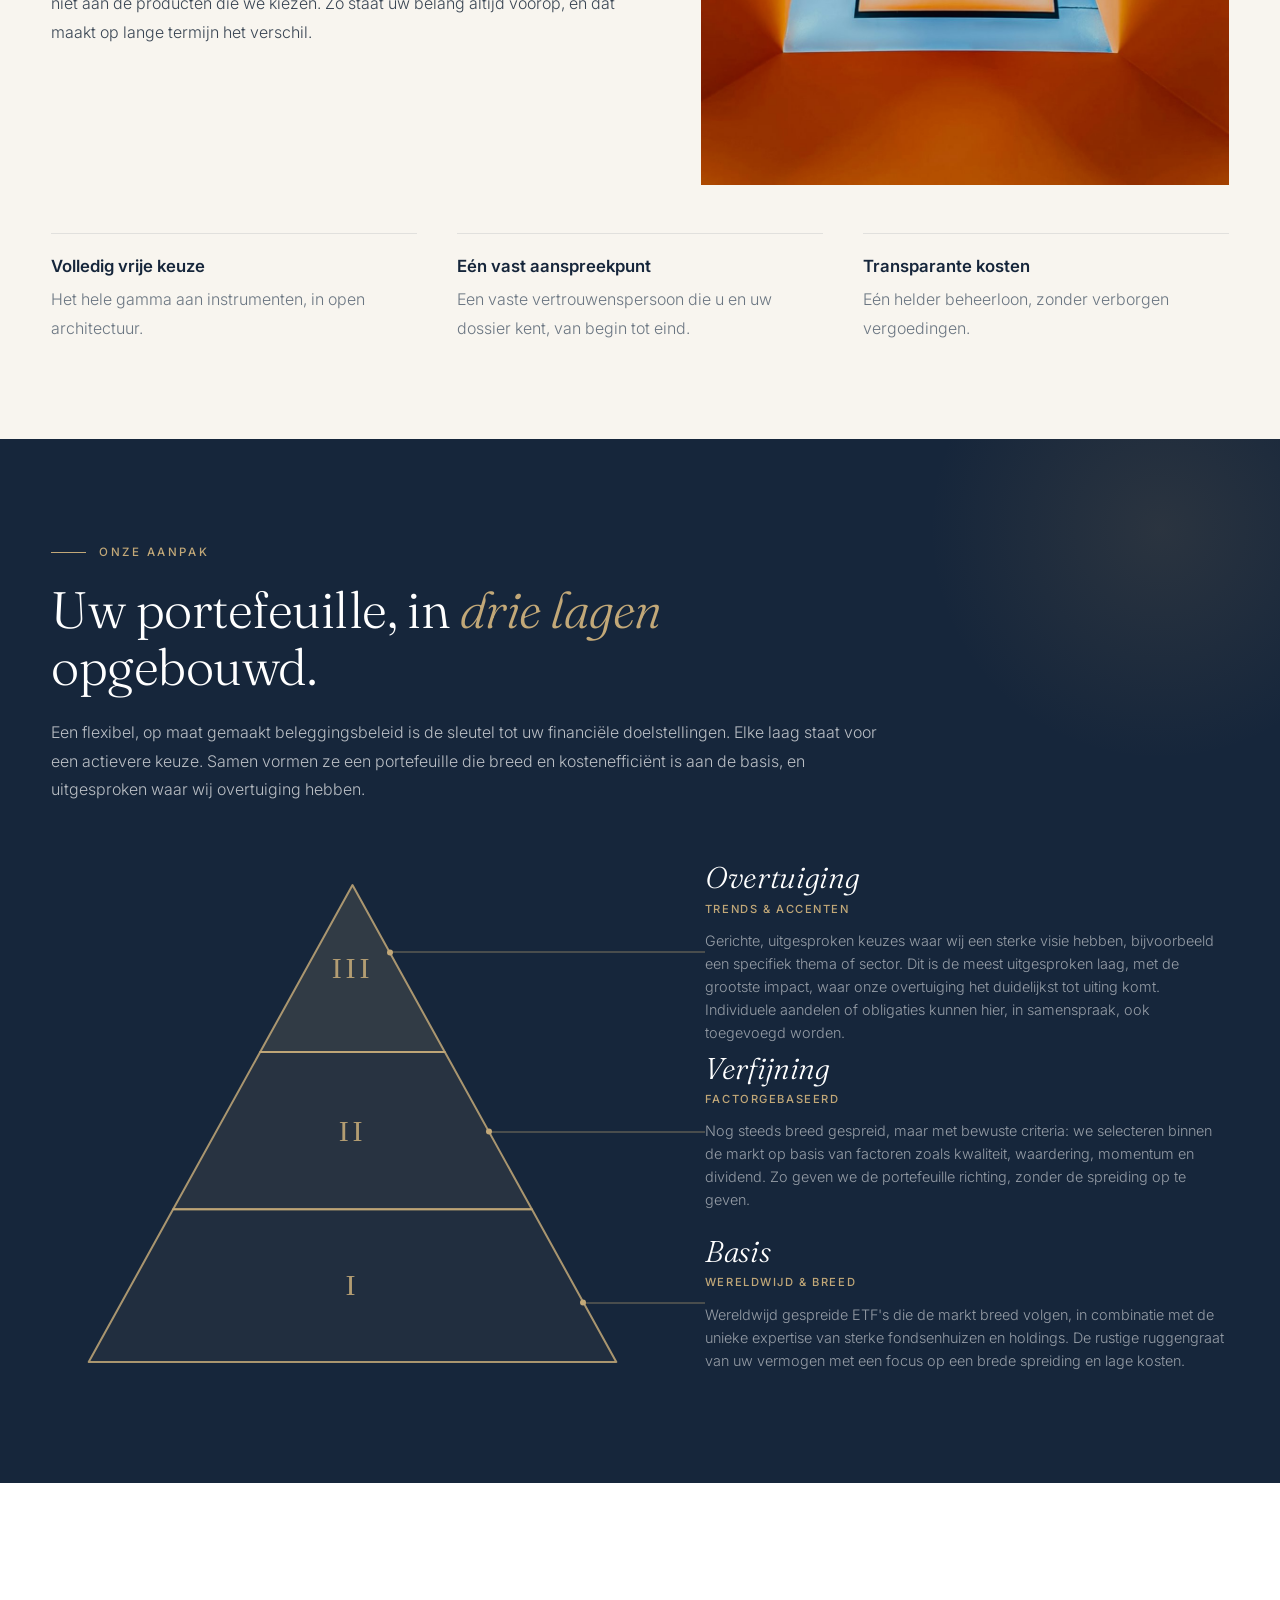
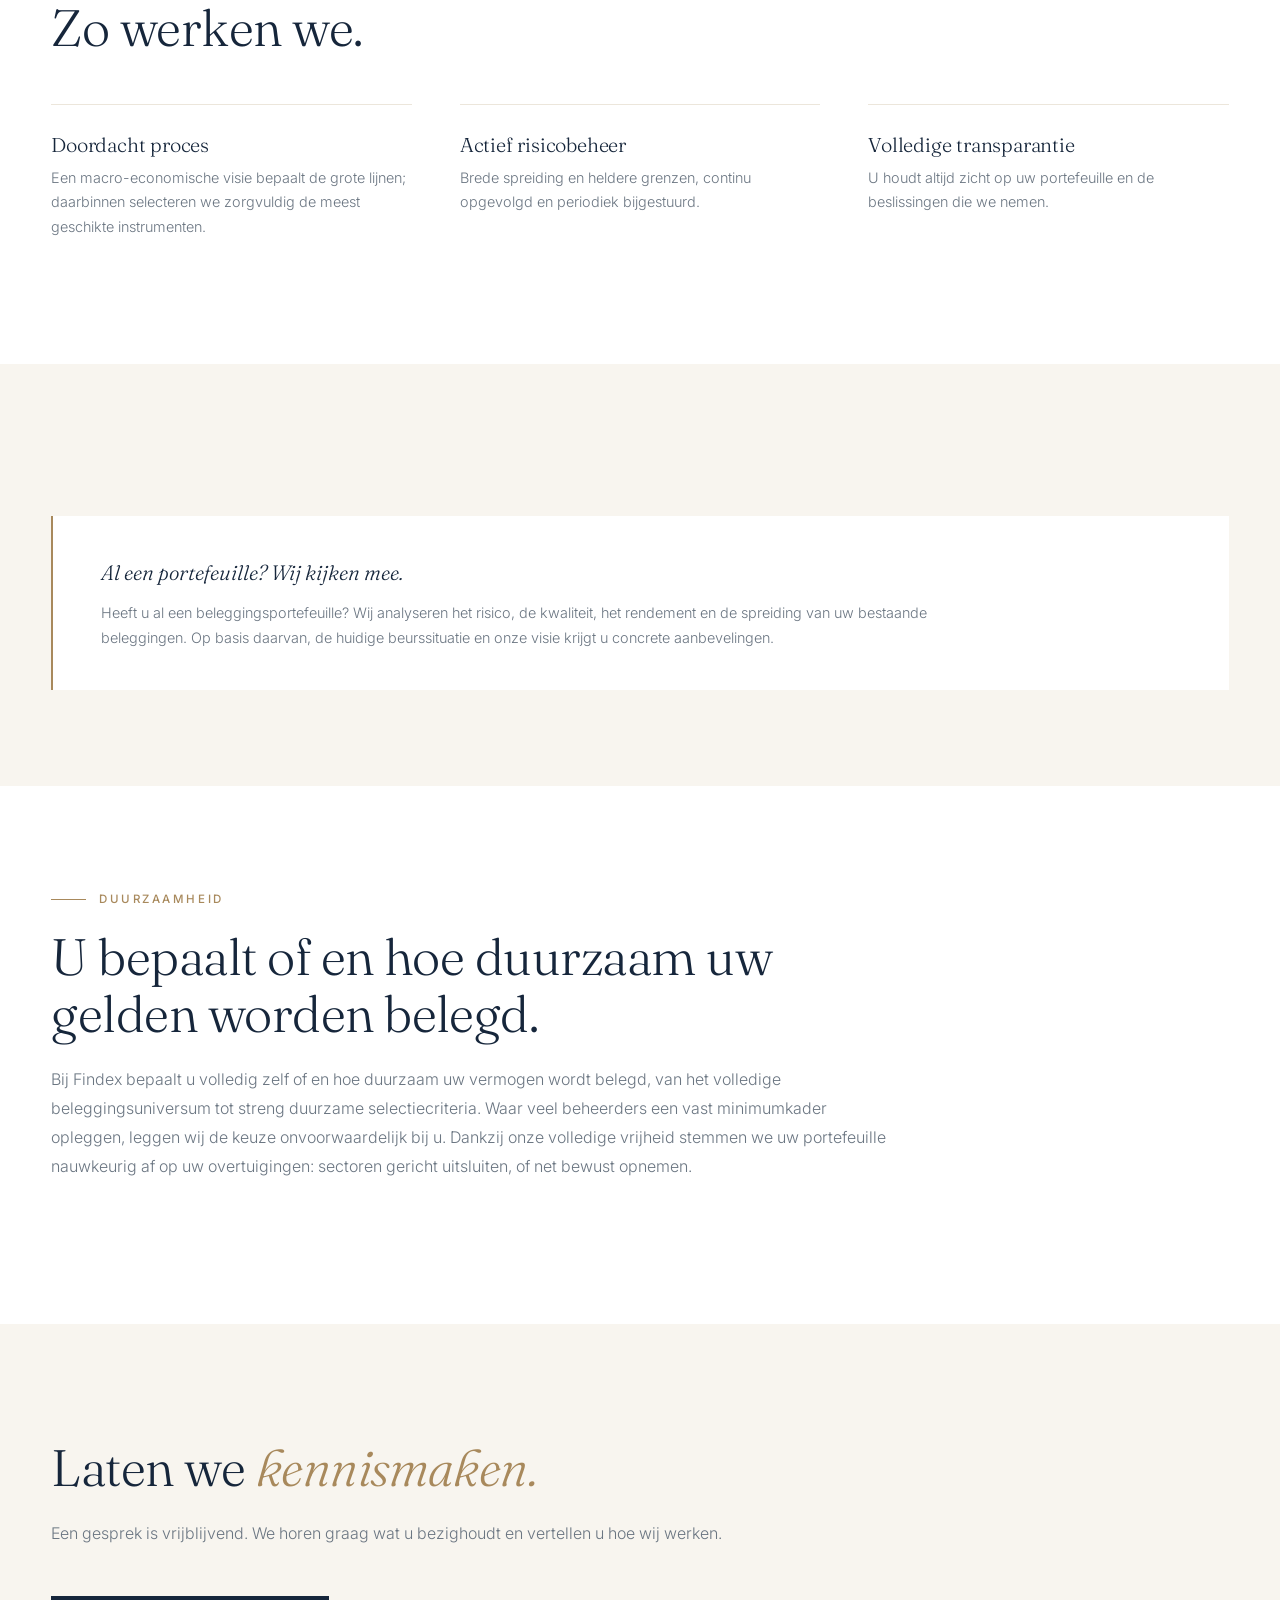
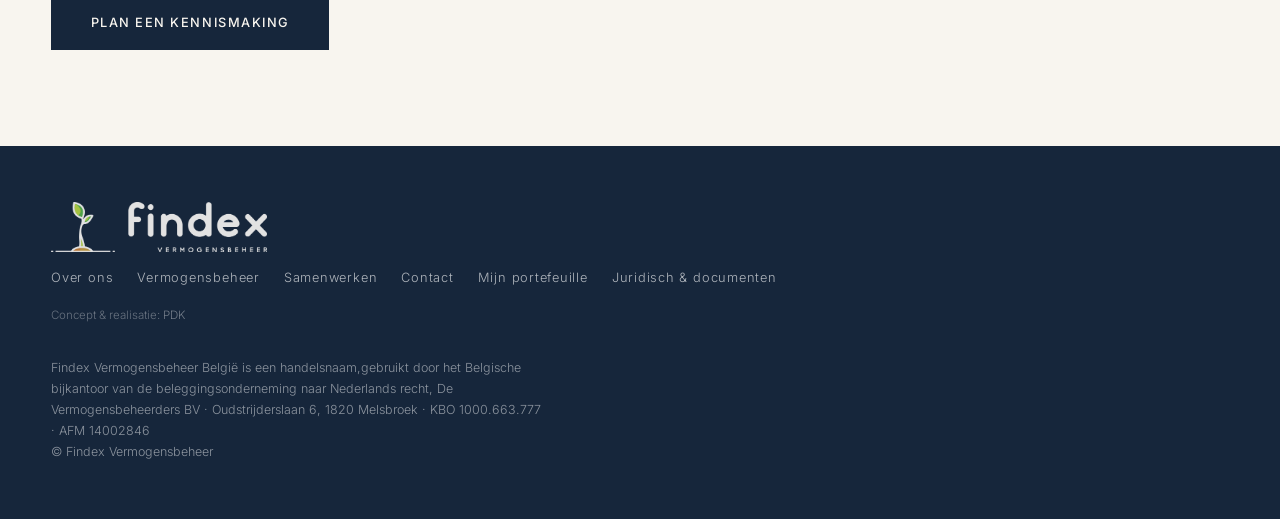
<file: vermogensbeheer.html>
<!DOCTYPE html>
<html lang="nl">
<head>
<meta charset="UTF-8">
<meta name="viewport" content="width=device-width, initial-scale=1.0">
<title>Vermogensbeheer — Findex Vermogensbeheer</title>
<meta name="description" content="Onafhankelijk discretionair vermogensbeheer op maat voor particulieren en vennootschappen. Findex Vermogensbeheer België.">
<link rel="preconnect" href="https://fonts.googleapis.com">
<link rel="preconnect" href="https://fonts.gstatic.com" crossorigin>
<link href="https://fonts.googleapis.com/css2?family=Fraunces:ital,opsz,wght@0,9..144,300;0,9..144,400;0,9..144,500;1,9..144,300;1,9..144,400&family=Inter:wght@300;400;500;600&display=swap" rel="stylesheet">
<link rel="stylesheet" href="styles.css?v=53">
<link rel="icon" type="image/png" href="assets/icoon_website.png">
<style>
  nav#nav{background:var(--cream)!important;color:var(--ink)!important;border-bottom:1px solid var(--line)!important}
  nav#nav .nav-links a,nav#nav .nav-links .nav-portfolio{color:var(--ink)!important}nav#nav .nav-links .nav-mobile-only a{color:var(--paper)!important;-webkit-text-fill-color:var(--paper)}
  nav#nav .nav-logo img{height:50px;width:auto}
</style>
</head>
<body>

<nav id="nav">
  <a href="index.html" class="nav-logo"><img src="assets/FINDEX-Vermogensbeheer-logo-webversie.png" alt="Findex Vermogensbeheer"></a>
  <ul class="nav-links">
    <li><a href="over-ons.html">Over ons</a></li>
    <li><a href="vermogensbeheer.html" class="active">Vermogensbeheer</a></li>
    <li><a href="contact.html">Contact</a></li>
    <li><a href="portefeuille.html" class="nav-portfolio">Mijn portefeuille</a></li>
    <li class="nav-mobile-only"><a href="contact.html">Kennismaken</a></li>
  </ul>
  <a href="contact.html" class="nav-cta">Kennismaken</a>
  <button class="nav-toggle" id="navToggle" aria-label="Menu openen" aria-expanded="false"><span></span><span></span><span></span><span class="nav-toggle-label">Menu</span></button>
</nav>

<header class="page-hero">
  <div class="wrap">
    <span class="eyebrow reveal">Vermogensbeheer</span>
    <h1 class="reveal">Onafhankelijk beheer, <em>op maat.</em></h1>
    <p class="lead reveal">U geeft ons een mandaat voor het discretionaire beheer van uw portefeuille, op basis van uw wensen en risicoprofiel. Binnen dat kader beheren wij uw vermogen actief, persoonlijk en volledig in uw belang, voor particulieren en vennootschappen.</p>
  </div>
</header>

<section class="alt-paper">
  <div class="wrap">
    <div class="section-head reveal">
      <span class="eyebrow">Voor wie</span>
      <h2>Particulier of <em>vennootschap.</em></h2>
    </div>
    <div class="partner-grid reveal">
      <div class="partner-item">
        <h3>Privépersonen</h3>
        <p>Een volledig op maat samengestelde portefeuille, afgestemd op uw beleggersprofiel, persoonlijke wensen en vermogenssituatie.</p>
      </div>
      <div class="partner-item">
        <h3>Vennootschappen</h3>
        <p>We beheren uw vennootschapstegoeden in een wereldwijd gespreide portefeuille. Hierbij maken we gebruik van de juiste instrumenten in functie van uw persoonlijke situatie. Naast wereldwijd gespreide fondsen en ETF's wordt er ook gebruikgemaakt van individuele obligaties in combinatie met fiscaalvriendelijke DBI-fondsen.</p>
      </div>
    </div>
  </div>
</section>

<section class="alt-cream">
  <div class="wrap">
    <div class="split-grid">
      <div class="split-text reveal">
        <span class="eyebrow">Onafhankelijk</span>
        <h2>Vrij om voor <em>u te kiezen.</em></h2>
        <p>Onze onafhankelijkheid is onze grootste troef. Wij putten uit het volledige beleggingsuniversum — individuele aandelen, trackers, obligaties en fondsen in open architectuur — en kiezen voor elke positie de meest geschikte belegging: op basis van kwaliteit, de verwachte verhouding tussen rendement en risico, en hoe ze past binnen uw portefeuille. Van daaruit zorgen we voor een optimale portefeuillesamenstelling, met oog voor de laagste kostenstructuur en een optimale fiscaliteit. Wij verdienen enkel aan uw beheer, niet aan de producten die we kiezen. Zo staat uw belang altijd voorop, en dat maakt op lange termijn het verschil.</p>
      </div>
      <div class="split-media reveal">
        <img src="assets/vermogensbeheer-beeld.jpg" alt="Vermogensbeheer bij Findex">
      </div>
    </div>
    <div class="feature-triad reveal">
      <div class="feature-triad-item">
        <div class="trust-title">Volledig vrije keuze</div>
        <div class="trust-desc">Het hele gamma aan instrumenten, in open architectuur.</div>
      </div>
      <div class="feature-triad-item">
        <div class="trust-title">Eén vast aanspreekpunt</div>
        <div class="trust-desc">Een vaste vertrouwenspersoon die u en uw dossier kent, van begin tot eind.</div>
      </div>
      <div class="feature-triad-item">
        <div class="trust-title">Transparante kosten</div>
        <div class="trust-desc">Eén helder beheerloon, zonder verborgen vergoedingen.</div>
      </div>
    </div>
  </div>
</section>

<section class="dark">
  <div class="wrap">
    <div class="aanpak">
      <div class="aanpak-head reveal">
        <span class="eyebrow">Onze aanpak</span>
        <h2>Uw portefeuille, in <em>drie lagen</em> opgebouwd.</h2>
        <p>Een flexibel, op maat gemaakt beleggingsbeleid is de sleutel tot uw financiële doelstellingen. Elke laag staat voor een actievere keuze. Samen vormen ze een portefeuille die breed en kostenefficiënt is aan de basis, en uitgesproken waar wij overtuiging hebben.</p>
      </div>
      <div class="aanpak-body aanpak-merged reveal">
        <div class="aanpak-visual">
          <img src="assets/piramide-kaal.svg" alt="Portefeuille in drie lagen">
          <span class="aanpak-lead aanpak-lead--iii" aria-hidden="true"></span>
          <span class="aanpak-lead aanpak-lead--ii" aria-hidden="true"></span>
          <span class="aanpak-lead aanpak-lead--i" aria-hidden="true"></span>
        </div>
        <div class="aanpak-layers">
          <article class="aanpak-layer aanpak-layer--overtuiging">
            <div class="aanpak-layer-name">Overtuiging</div>
            <div class="aanpak-layer-kicker">TRENDS &amp; ACCENTEN</div>
            <div class="bf-desc">Gerichte, uitgesproken keuzes waar wij een sterke visie hebben, bijvoorbeeld een specifiek thema of sector. Dit is de meest uitgesproken laag, met de grootste impact, waar onze overtuiging het duidelijkst tot uiting komt. Individuele aandelen of obligaties kunnen hier, in samenspraak, ook toegevoegd worden.</div>
          </article>
          <article class="aanpak-layer aanpak-layer--verfijning">
            <div class="aanpak-layer-name">Verfijning</div>
            <div class="aanpak-layer-kicker">FACTORGEBASEERD</div>
            <div class="bf-desc">Nog steeds breed gespreid, maar met bewuste criteria: we selecteren binnen de markt op basis van factoren zoals kwaliteit, waardering, momentum en dividend. Zo geven we de portefeuille richting, zonder de spreiding op te geven.</div>
          </article>
          <article class="aanpak-layer aanpak-layer--basis">
            <div class="aanpak-layer-name">Basis</div>
            <div class="aanpak-layer-kicker">WERELDWIJD &amp; BREED</div>
            <div class="bf-desc">Wereldwijd gespreide ETF's die de markt breed volgen, in combinatie met de unieke expertise van sterke fondsenhuizen en holdings. De rustige ruggengraat van uw vermogen met een focus op een brede spreiding en lage kosten.</div>
          </article>
        </div>
      </div>
    </div>
  </div>
</section>

<section class="alt-paper">
  <div class="wrap">
    <div class="section-head reveal">
      <h2>Zo werken we.</h2>
    </div>
    <div class="partner-grid cols-3 reveal">
      <div class="partner-item">
        <h3>Doordacht proces</h3>
        <p>Een macro-economische visie bepaalt de grote lijnen; daarbinnen selecteren we zorgvuldig de meest geschikte instrumenten.</p>
      </div>
      <div class="partner-item">
        <h3>Actief risicobeheer</h3>
        <p>Brede spreiding en heldere grenzen, continu opgevolgd en periodiek bijgestuurd.</p>
      </div>
      <div class="partner-item">
        <h3>Volledige transparantie</h3>
        <p>U houdt altijd zicht op uw portefeuille en de beslissingen die we nemen.</p>
      </div>
    </div>
  </div>
</section>

<section class="alt-cream">
  <div class="wrap">
    <div class="partner-cta on-cream reveal">
      <div>
        <p>Al een portefeuille? <em>Wij kijken mee.</em></p>
        <p class="cta-lead">Heeft u al een beleggingsportefeuille? Wij analyseren het risico, de kwaliteit, het rendement en de spreiding van uw bestaande beleggingen. Op basis daarvan, de huidige beurssituatie en onze visie krijgt u concrete aanbevelingen.</p>
      </div>
    </div>
  </div>
</section>

<section class="alt-paper">
  <div class="wrap">
    <div class="section-head reveal">
      <span class="eyebrow">Duurzaamheid</span>
      <h2>U bepaalt of en hoe duurzaam uw gelden worden belegd.</h2>
      <p>Bij Findex bepaalt u volledig zelf of en hoe duurzaam uw vermogen wordt belegd, van het volledige beleggingsuniversum tot streng duurzame selectiecriteria. Waar veel beheerders een vast minimumkader opleggen, leggen wij de keuze onvoorwaardelijk bij u. Dankzij onze volledige vrijheid stemmen we uw portefeuille nauwkeurig af op uw overtuigingen: sectoren gericht uitsluiten, of net bewust opnemen.</p>
    </div>
  </div>
</section>

<section class="alt-cream">
  <div class="wrap">
    <div class="section-head reveal">
      <h2>Laten we <em>kennismaken.</em></h2>
      <p>Een gesprek is vrijblijvend. We horen graag wat u bezighoudt en vertellen u hoe wij werken.</p>
    </div>
    <a href="contact.html" class="btn btn-primary reveal">Plan een kennismaking</a>
  </div>
</section>

<footer>
  <div class="footer-inner">
    <div>
      <div class="footer-logo"><img src="assets/FINDEX-Vermogensbeheer-logo-webversie-diap-horizontaal.png" alt="Findex Vermogensbeheer"></div>
      <nav class="footer-nav">
        <a href="over-ons.html">Over ons</a>
        <a href="vermogensbeheer.html">Vermogensbeheer</a>
        <a href="samenwerken.html">Samenwerken</a>
        <a href="contact.html">Contact</a>
        <a href="portefeuille.html">Mijn portefeuille</a>
        <a href="juridisch.html">Juridisch &amp; documenten</a>
      </nav>
      <p class="footer-credit">Concept &amp; realisatie: <a href="https://www.linkedin.com/in/pieter-de-knock" target="_blank" rel="noopener">PDK</a></p>
    </div>
    <p class="footer-legal">
      Findex Vermogensbeheer België is een handelsnaam,gebruikt door het Belgische bijkantoor van de beleggingsonderneming naar Nederlands recht,  De Vermogensbeheerders BV · Oudstrijderslaan 6, 1820 Melsbroek · KBO 1000.663.777 · AFM 14002846<br>
      © Findex Vermogensbeheer
    </p>
  </div>
</footer>

<script src="script.js?v=8"></script>
</body>
</html>
</file>
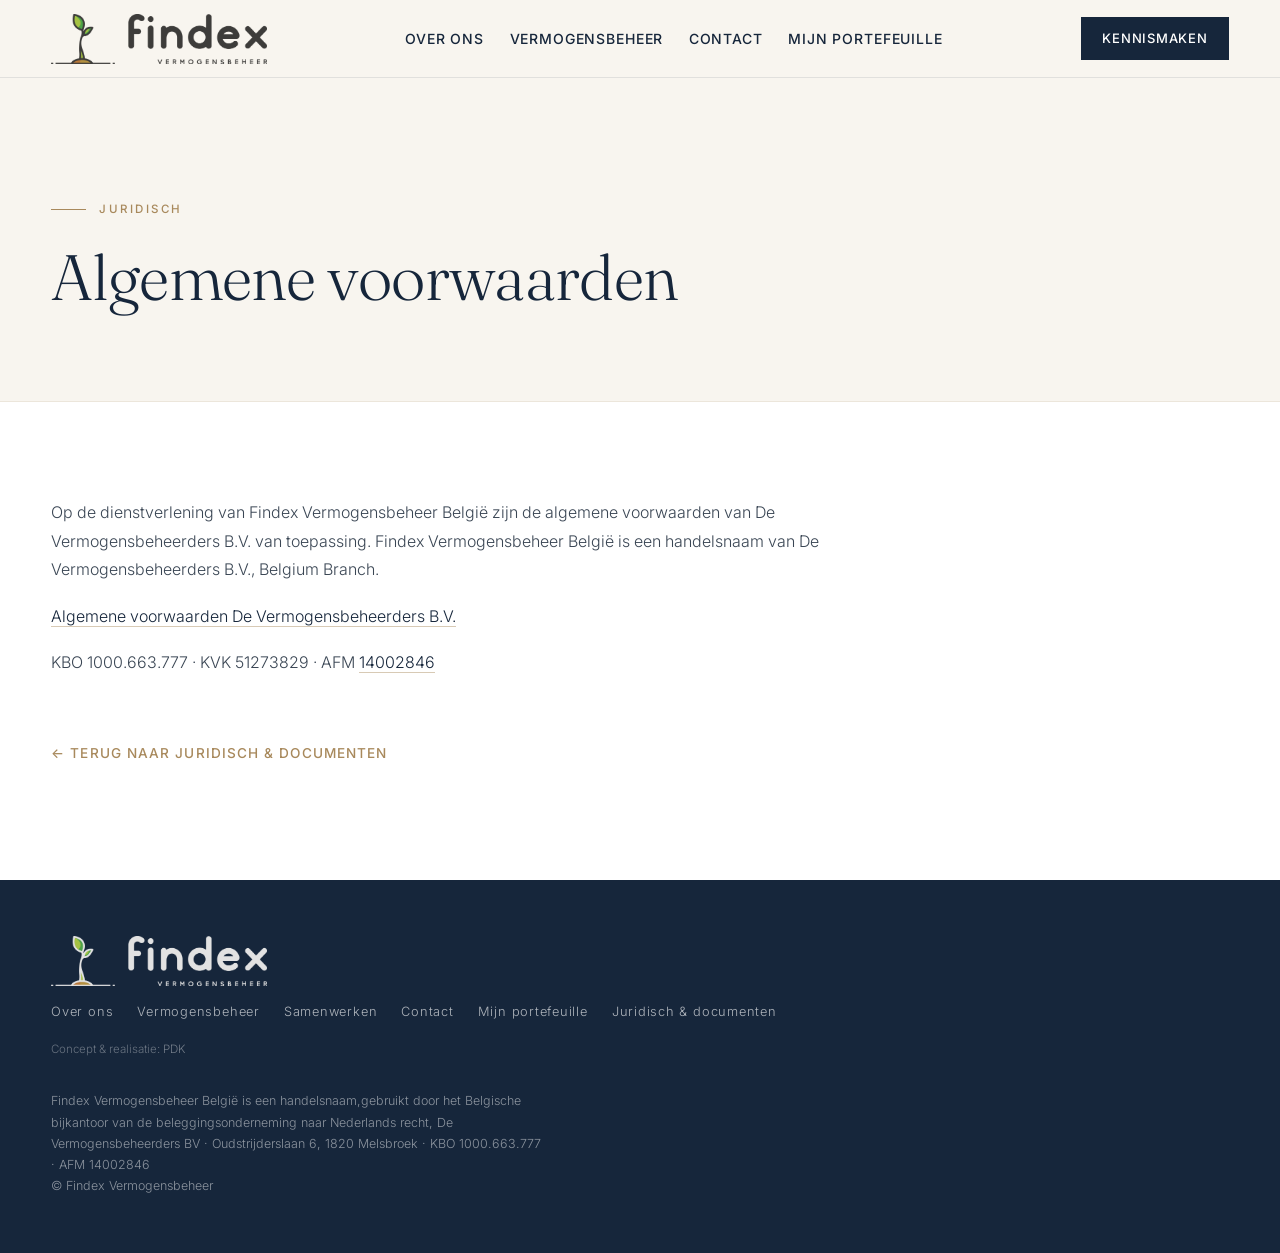
<file: voorwaarden.html>
<!DOCTYPE html>
<html lang="nl">
<head>
<meta charset="UTF-8">
<meta name="viewport" content="width=device-width, initial-scale=1.0">
<title>Algemene voorwaarden — Findex Vermogensbeheer</title>
<meta name="description" content="Algemene voorwaarden van Findex Vermogensbeheer België.">
<link rel="preconnect" href="https://fonts.googleapis.com">
<link rel="preconnect" href="https://fonts.gstatic.com" crossorigin>
<link href="https://fonts.googleapis.com/css2?family=Fraunces:ital,opsz,wght@0,9..144,300;0,9..144,400;0,9..144,500;1,9..144,300;1,9..144,400&family=Inter:wght@300;400;500;600&display=swap" rel="stylesheet">
<link rel="stylesheet" href="styles.css?v=49">
<link rel="icon" type="image/png" href="assets/icoon_website.png">
<style>
  nav#nav{background:var(--cream)!important;color:var(--ink)!important;border-bottom:1px solid var(--line)!important}
  nav#nav .nav-links a,nav#nav .nav-links .nav-portfolio{color:var(--ink)!important}nav#nav .nav-links .nav-mobile-only a{color:var(--paper)!important;-webkit-text-fill-color:var(--paper)}
  nav#nav .nav-logo img{height:50px;width:auto}
</style>
</head>
<body>

<nav id="nav">
  <a href="index.html" class="nav-logo"><img src="assets/FINDEX-Vermogensbeheer-logo-webversie.png" alt="Findex Vermogensbeheer"></a>
  <ul class="nav-links">
    <li><a href="over-ons.html">Over ons</a></li>
    <li><a href="vermogensbeheer.html">Vermogensbeheer</a></li>
    <li><a href="contact.html">Contact</a></li>
    <li><a href="portefeuille.html" class="nav-portfolio">Mijn portefeuille</a></li>
    <li class="nav-mobile-only"><a href="contact.html">Kennismaken</a></li>
  </ul>
  <a href="contact.html" class="nav-cta">Kennismaken</a>
  <button class="nav-toggle" id="navToggle" aria-label="Menu openen" aria-expanded="false"><span></span><span></span><span></span><span class="nav-toggle-label">Menu</span></button>
</nav>

<header class="page-hero">
  <div class="wrap">
    <span class="eyebrow reveal">Juridisch</span>
    <h1 class="reveal">Algemene voorwaarden</h1>
  </div>
</header>

<section class="alt-paper">
  <div class="wrap">
    <div class="legal-body reveal">
      <p>Op de dienstverlening van Findex Vermogensbeheer België zijn de algemene voorwaarden van De Vermogensbeheerders B.V. van toepassing. Findex Vermogensbeheer België is een handelsnaam van De Vermogensbeheerders B.V., Belgium Branch.</p>
      <p><a href="https://www.devermogensbeheerders.nl/algemene-voorwaarden/" target="_blank" rel="noopener">Algemene voorwaarden De Vermogensbeheerders B.V.</a></p>
      <p>KBO 1000.663.777 · KVK 51273829 · AFM <a href="https://www.afm.nl/nl-nl/sector/registers/vergunningenregisters/beleggingsondernemingen/details?id=7490E99E-68A1-E011-A203-005056BE6692" target="_blank" rel="noopener">14002846</a></p>
      <p class="legal-back"><a href="juridisch.html" class="teaser-link">← Terug naar Juridisch &amp; documenten</a></p>
    </div>
  </div>
</section>

<footer>
  <div class="footer-inner">
    <div>
      <div class="footer-logo"><img src="assets/FINDEX-Vermogensbeheer-logo-webversie-diap-horizontaal.png" alt="Findex Vermogensbeheer"></div>
      <nav class="footer-nav">
        <a href="over-ons.html">Over ons</a>
        <a href="vermogensbeheer.html">Vermogensbeheer</a>
        <a href="samenwerken.html">Samenwerken</a>
        <a href="contact.html">Contact</a>
        <a href="portefeuille.html">Mijn portefeuille</a>
        <a href="juridisch.html">Juridisch &amp; documenten</a>
      </nav>
      <p class="footer-credit">Concept &amp; realisatie: <a href="https://www.linkedin.com/in/pieter-de-knock" target="_blank" rel="noopener">PDK</a></p>
    </div>
    <p class="footer-legal">
      Findex Vermogensbeheer België is een handelsnaam,gebruikt door het Belgische bijkantoor van de beleggingsonderneming naar Nederlands recht,  De Vermogensbeheerders BV · Oudstrijderslaan 6, 1820 Melsbroek · KBO 1000.663.777 · AFM 14002846<br>
      © Findex Vermogensbeheer
    </p>
  </div>
</footer>

<script src="script.js?v=8"></script>
</body>
</html>
</file>
<file: styles.css>
/* ============================================================
   FINDEX VERMOGENSBEHEER — gedeelde stijl
   Richting: ingetogen-modern. Diepe nachtblauw-inkt, gedempt
   messing (geen fel goud), royale witruimte. Fraunces + Inter.
   ============================================================ */

*, *::before, *::after { box-sizing:border-box; margin:0; padding:0; }

:root{
  --ink:#16263B;          /* diepe, warme nachtblauw-inkt (anker) */
  --ink-soft:#22384F;     /* iets lichter voor vlakken */
  --brass:#A8895C;        /* gedempt messing/oud-goud */
  --brass-lt:#C2A878;     /* lichter messing op donker */
  --cream:#F8F5EF;        /* rustige crème achtergrond */
  --cream-dk:#ECE6DB;     /* warme beige voor lijnen/kaarten */
  --paper:#FFFFFF;
  --text:#3A4654;         /* leesbare body */
  --text-mute:#6B7682;    /* secundair */
  --sprout:#5A8A3C;       /* groen uit het logo, spaarzaam */
  --line:rgba(22,38,59,0.10);
  --page-max:1600px;
  --page-pad:clamp(1.4rem,4vw,4.5rem);
  --read-max:850px; /* leesbreedte lopende tekst (~12% boven ~760px / 72ch) */
}

html{ scroll-behavior:smooth; }
body{
  font-family:'Inter',sans-serif;
  background:var(--cream);
  color:var(--text);
  overflow-x:hidden;
  font-size:1rem;
  font-weight:300;
  -webkit-font-smoothing:antialiased;
  line-height:1.6;
}

/* ---------- Typografische bouwstenen ---------- */
.eyebrow{
  font-size:0.72rem; letter-spacing:0.22em; text-transform:uppercase;
  color:var(--brass); font-weight:500; font-family:'Inter',sans-serif;
  display:inline-flex; align-items:center; gap:0.8rem;
}
.eyebrow::before{ content:''; width:2.2rem; height:1px; background:var(--brass); display:block; }
.eyebrow.center{ justify-content:center; }

h1,h2,h3{ font-family:'Fraunces',serif; font-weight:300; color:var(--ink); line-height:1.12; letter-spacing:-0.01em; }
h1 em, h2 em, h3 em{ font-style:italic; font-weight:300; color:var(--brass); }

.lead{ font-size:1.1rem; line-height:1.8; color:var(--text-mute); font-weight:300; }

/* ---------- Navigatie ---------- */
nav#nav{
  position:fixed; top:0; left:0; right:0; z-index:100;
  display:flex; align-items:center; justify-content:space-between;
  gap:1.5rem;
  padding:0.85rem var(--page-pad);
  background:var(--cream);
  color:var(--ink);
  border-bottom:1px solid var(--line);
  backdrop-filter:none;
  transition:padding .3s, box-shadow .3s;
}
nav#nav.scrolled{
  padding:0.7rem var(--page-pad);
  box-shadow:0 2px 12px rgba(22,38,59,0.06);
}
.nav-logo{ display:flex; align-items:center; flex-shrink:0; line-height:0; text-decoration:none; }
.nav-logo img{ height:50px; width:auto; display:block; }
.nav-links{
  display:flex; gap:1.6rem; list-style:none; align-items:center;
  margin:0; padding:0; flex:1; justify-content:center;
}
.nav-links li{ margin:0; padding:0; }
.nav-links a,
.nav-links .nav-portfolio{
  font-size:0.875rem; letter-spacing:0.06em; text-transform:uppercase;
  color:var(--ink); text-decoration:none; font-weight:500;
  transition:color .2s; position:relative; white-space:nowrap;
}
.nav-links a::after{ content:''; position:absolute; left:0; bottom:-5px; width:0; height:1px; background:var(--brass); transition:width .25s; }
.nav-links a:hover,
.nav-links .nav-portfolio:hover{ color:var(--brass); }
.nav-links a:hover::after{ width:100%; }
.nav-links a.active,
.nav-links .nav-portfolio.active{ color:var(--ink); }
.nav-links a.active::after,
.nav-links .nav-portfolio.active::after{ width:100%; }
.nav-cta{
  font-size:0.8125rem; letter-spacing:0.06em; text-transform:uppercase; font-weight:500;
  padding:0.65rem 1.25rem; background:var(--ink); color:var(--paper); text-decoration:none;
  transition:background .25s; border:1px solid var(--ink); flex-shrink:0; white-space:nowrap;
}
.nav-cta:hover{ background:var(--brass); border-color:var(--brass); color:var(--paper); }
.nav-portfolio{
  font-size:0.875rem; letter-spacing:0.06em; text-transform:uppercase; font-weight:500;
  color:var(--ink); text-decoration:none; padding:0; transition:color .2s;
}
.nav-portfolio:hover{ color:var(--brass); }
.nav-toggle{
  display:none; background:none; border:none; cursor:pointer;
  flex-direction:column; gap:6px; padding:0.4rem; flex-shrink:0;
}
.nav-toggle span:not(.nav-toggle-label){
  width:26px; height:2px; background:var(--ink); display:block; transition:transform .25s, opacity .25s;
}
.nav-toggle-label{ display:none; }
.nav-mobile-only{ display:none; }

/* ---------- Hero (homepage) ---------- */
.hero{
  min-height:100vh; display:flex; align-items:center; position:relative;
  padding:9rem var(--page-pad) 5rem; overflow:hidden;
}
.hero::after{
  content:''; position:absolute; left:0; right:0; bottom:0; height:1px;
  background:linear-gradient(90deg,transparent,var(--cream-dk) 20%,var(--cream-dk) 80%,transparent);
}
.hero-inner{ max-width:var(--page-max); margin:0 auto; width:100%; }
.hero h1{ font-size:clamp(2.8rem,6vw,5.2rem); margin:1.8rem 0 2rem; max-width:22ch; }
.hero-sub{ max-width:var(--read-max); font-size:1.1rem; line-height:1.75; margin-bottom:3rem; }
.hero-actions{ display:flex; gap:1.1rem; flex-wrap:wrap; align-items:center; }
.btn{
  font-family:'Inter',sans-serif; font-size:0.8rem; letter-spacing:0.12em; text-transform:uppercase;
  font-weight:500; padding:1rem 2.4rem; text-decoration:none; cursor:pointer; transition:all .25s; border:1px solid var(--ink);
  display:inline-block;
}
.btn-primary{ background:var(--ink); color:var(--cream); }
.btn-primary:hover{ background:var(--brass); border-color:var(--brass); }
.btn-ghost{ background:transparent; color:var(--ink); }
.btn-ghost:hover{ background:var(--ink); color:var(--cream); }

.hero-pillars{
  margin-top:4.5rem;
  font-size:0.82rem; letter-spacing:0.14em; text-transform:uppercase;
  color:var(--ink); font-weight:500;
}

.teaser-link{
  display:inline-block; margin-top:1.5rem;
  font-size:0.85rem; letter-spacing:0.08em; text-transform:uppercase;
  font-weight:500; color:var(--brass); text-decoration:none; transition:color .2s;
}
.teaser-link:hover{ color:var(--ink); }
.dark .teaser-link{ color:var(--brass-lt); }
.dark .teaser-link:hover{ color:#fff; }

.split-grid{
  display:grid; grid-template-columns:1fr min(50%, 528px); gap:4rem; align-items:center;
}
.page-hero .split-grid{ align-items:start; }
.split-text h2{ font-size:clamp(2rem,4vw,3.2rem); margin:1.2rem 0 1.4rem; }
.split-text p{ margin-bottom:0; font-size:1rem; line-height:1.8; }
.split-text .lead{ font-size:1.1rem; }
.split-media{
  aspect-ratio:4/5; width:100%; max-width:528px; margin-left:auto;
  overflow:hidden; background:var(--cream-dk);
}
.split-media img{ width:100%; height:100%; object-fit:cover; object-position:center; display:block; }
.split-text .split-trust{ margin-top:2rem; }
.split-text .split-trust .trust-row:last-child{ margin-bottom:0; }
.page-hero .split-text h1{ margin:1.2rem 0 1.4rem; max-width:16ch; }
.page-hero .split-text .lead{ max-width:42ch; }
.media-placeholder{
  aspect-ratio:4/3; width:100%;
  background:var(--cream-dk); display:flex; align-items:center; justify-content:center;
}
.media-placeholder span{
  font-family:'Fraunces',serif; font-style:italic; color:var(--text-mute); font-size:0.9rem; letter-spacing:0.04em;
}
.aanpak{ position:relative; z-index:2; }
.aanpak-head{ max-width:var(--read-max); margin-bottom:3.5rem; }
.aanpak-head h2{ font-size:clamp(2rem,4vw,3.2rem); margin:1.2rem 0 1.4rem; }
.aanpak-head p{ font-size:1rem; line-height:1.8; color:rgba(255,255,255,0.7); }
.aanpak-body{
  display:grid;
  grid-template-columns:minmax(0,1.15fr) minmax(0,1fr);
  column-gap:clamp(1.5rem,4vw,4rem);
  align-items:stretch;
}
.aanpak-visual{ display:flex; align-items:center; justify-content:center; min-width:0; }
.aanpak-visual picture{
  width:100%; max-width:100%; display:block;
}
.aanpak-visual img{
  width:100%; max-width:100%; height:auto; display:block;
}
.aanpak-layers{ position:relative; align-self:stretch; min-height:100%; }
.aanpak-layer{
  position:absolute; left:0; right:0;
  transform:translateY(-50%);
  max-width:36rem;
}
.aanpak-layer--overtuiging{ top:17.625%; }
.aanpak-layer--verfijning{ top:45.144%; }
.aanpak-layer--basis{ top:77.519%; }
.aanpak-cta{ margin-top:2.5rem; }
.aanpak-cta .teaser-link{ display:inline-block; }
.aanpak-teaser .aanpak-body{
  align-items:center;
  grid-template-columns:minmax(0,1.3fr) minmax(0,1fr);
}
.aanpak-teaser .aanpak-head{
  max-width:none;
  margin-bottom:0;
}
.aanpak-teaser .aanpak-cta{ margin-top:1.35rem; }
.dark .media-placeholder{
  background:rgba(255,255,255,0.05); border:1px solid rgba(255,255,255,0.1);
}
.dark .media-placeholder span{ color:rgba(255,255,255,0.45); }

.quote-block{ text-align:center; position:relative; z-index:2; }
.quote-block .wrap{ max-width:52rem; }
.quote-text{
  font-family:'Fraunces',serif; font-size:clamp(1.5rem,3vw,2.2rem); font-weight:300;
  font-style:italic; line-height:1.45; margin:0 auto 1.5rem;
}
.quote-source{
  font-size:0.78rem; letter-spacing:0.12em; text-transform:uppercase;
  color:var(--text-mute); font-weight:500;
}
.dark.quote-block .quote-text{ color:#fff; }
.dark.quote-block .quote-source{ color:rgba(255,255,255,0.5); }

.member.compact .member-body{ padding:1.4rem 1.5rem 1.6rem; }

/* ---------- Pagina-hero (subpagina's) ---------- */
.page-hero{
  padding:12rem var(--page-pad) 4rem; position:relative; overflow:hidden;
  border-bottom:1px solid var(--cream-dk);
}
.page-hero .wrap{ max-width:var(--page-max); margin:0 auto; }
.page-hero h1{ font-size:clamp(2.4rem,5vw,4rem); margin:1.4rem 0 1.5rem; max-width:24ch; }
.page-hero .lead{ max-width:var(--read-max); }
.contact-points{
  list-style:none; margin:1.15rem 0 1.5rem; padding:0; max-width:var(--read-max);
}
.contact-points li{
  position:relative; padding-left:1.15rem; margin-bottom:0.4rem;
  font-size:1rem; line-height:1.7; color:var(--text-mute); font-weight:300;
}
.contact-points li::before{
  content:''; position:absolute; left:0; top:0.72em;
  width:0.7rem; height:1px; background:var(--brass);
}
.contact-promise{
  max-width:var(--read-max); font-size:1.08rem; line-height:1.7;
  color:var(--ink); font-weight:500;
}
.contact-promise strong{ font-weight:600; }

/* ---------- Sectie-basis ---------- */
section{ padding:6rem var(--page-pad); }
.wrap{ max-width:var(--page-max); margin:0 auto; width:100%; }
.section-head{ max-width:var(--read-max); margin-bottom:3rem; }
.section-head h2{ font-size:clamp(2rem,4vw,3.2rem); margin:1.2rem 0 1.4rem; }
.section-head p{ margin-top:1.2rem; font-size:1rem; line-height:1.8; color:var(--text-mute); }
.section-head .lead{ font-size:1.1rem; }

/* ---------- Over ons ---------- */
.alt-paper{ background:var(--paper); }
.alt-cream{ background:var(--cream); }
.story-grid{ display:grid; grid-template-columns:1fr 1fr; gap:5rem; align-items:start; }
.story-text p{ margin-bottom:1.3rem; font-size:1rem; line-height:1.8; }
.story-aside{ background:var(--cream); border:1px solid var(--cream-dk); padding:2.8rem; }
.story-aside.on-cream{ background:var(--paper); }
.story-aside h3{ font-size:1.5rem; margin-bottom:1.2rem; }
.trust-row{ display:flex; gap:0.9rem; padding:1.1rem 0; border-bottom:1px solid var(--line); align-items:flex-start; }
.trust-row:last-child{ border-bottom:none; }
.trust-mark{ color:var(--brass); font-family:'Fraunces',serif; font-style:italic; font-size:1.1rem; line-height:1; flex-shrink:0; }
.trust-title{ font-weight:600; color:var(--ink); font-size:1.05rem; margin-bottom:0.35rem; }
.trust-desc{ font-size:1rem; color:var(--text-mute); line-height:1.8; }

/* ---------- Team ---------- */
.team-intro{ max-width:var(--read-max); margin-bottom:3.5rem; }
.team-intro h2{ margin:1.2rem 0 1.2rem; }
.team-note{ max-width:none; font-size:1rem; line-height:1.8; color:var(--text-mute); }
.team-grid{ display:grid; grid-template-columns:repeat(3,1fr); gap:1.5rem; }
.team-grid + p{ margin-top:2.5rem; }
.member{ background:var(--paper); border:1px solid var(--cream-dk); transition:transform .3s, box-shadow .3s; }
.member:hover{ transform:translateY(-4px); box-shadow:0 18px 40px -24px rgba(22,38,59,0.35); }
.member-photo{ aspect-ratio:4/5; background:linear-gradient(160deg,var(--cream) 0%,var(--cream-dk) 100%); display:flex; align-items:center; justify-content:center; position:relative; overflow:hidden; }
.member-photo img{ width:100%; height:100%; object-fit:cover; object-position:top; }
.member-photo .ph{ font-family:'Fraunces',serif; font-style:italic; color:var(--brass); font-size:0.8rem; letter-spacing:0.1em; }
.member-body{ padding:1.6rem 1.5rem 1.8rem; }
.member-name{ font-family:'Fraunces',serif; font-size:1.35rem; color:var(--ink); margin-bottom:0.25rem; }
.member-name .sub{ color:var(--text-mute); font-style:italic; font-size:0.9rem; }
.member-role{ font-size:0.74rem; letter-spacing:0.12em; text-transform:uppercase; color:var(--brass); font-weight:500; margin-bottom:0.9rem; }
.member-bio{ font-size:0.9rem; color:var(--text-mute); line-height:1.65; }
.member-bio + .member-bio{ margin-top:0.85rem; }
.member-contact{ margin-top:1rem; font-size:0.78rem; color:var(--text-mute); letter-spacing:0.01em; line-height:1.5; }
.member-contact a{ color:var(--text-mute); text-decoration:none; border-bottom:1px solid transparent; transition:color .2s, border-color .2s; }
.member-contact a:hover{ color:var(--ink); border-bottom-color:var(--brass); }

.platform-band{ margin-top:2.5rem; padding-top:2.5rem; border-top:1px solid var(--cream-dk); }
.platform-band > p{ max-width:var(--read-max); font-size:0.9rem; color:var(--text-mute); margin:0 auto 2.5rem; text-align:center; }
.platform-band > p strong{ color:var(--ink); font-weight:500; }
.team-grid.platform{ grid-template-columns:repeat(4,1fr); }
.member.lite{ background:transparent; border-color:var(--line); }
.member.lite .member-photo{ aspect-ratio:1/1; background:var(--cream-dk); }
.dark .member.lite{ background:rgba(255,255,255,0.05); border-color:rgba(255,255,255,0.12); position:relative; z-index:2; }
.dark .member.lite .member-name{ color:#fff; }
.dark .member.lite .member-role{ color:var(--brass-lt); }
.dark .member.lite .member-bio{ color:rgba(255,255,255,0.55); }
.dark .team-grid.platform{ margin-top:2.5rem; position:relative; z-index:2; }

/* ---------- Vermogensbeheer (donker blok) ---------- */
.dark{ background:var(--ink); color:rgba(255,255,255,0.7); position:relative; overflow:hidden; }
.dark::before{ content:''; position:absolute; top:-150px; right:-120px; width:480px; height:480px; border-radius:50%; background:radial-gradient(circle,rgba(168,137,92,0.14),transparent 68%); }
.dark .eyebrow{ color:var(--brass-lt); }
.dark .eyebrow::before{ background:var(--brass-lt); }
.dark h2{ color:#fff; }
.dark h2 em{ color:var(--brass-lt); }
.beheer-grid{ display:grid; grid-template-columns:1fr 1fr; gap:5rem; align-items:center; position:relative; z-index:2; }
.beheer-text{ position:relative; z-index:2; }
.beheer-text p{ margin-bottom:1.3rem; font-size:1rem; line-height:1.8; }
.dark .beheer-text strong{ color:var(--paper); font-weight:500; }
.beheer-features{ margin-top:2.5rem; display:flex; flex-direction:column; gap:1.6rem; position:relative; z-index:2; }
.bf-row{ display:flex; gap:1.2rem; align-items:flex-start; }
.bf-icon{ width:2.6rem; height:2.6rem; flex-shrink:0; border:1px solid rgba(194,168,120,0.4); color:var(--brass-lt); display:flex; align-items:center; justify-content:center; font-family:'Fraunces',serif; font-style:italic; }
.bf-title{ color:#fff; font-weight:500; font-size:0.95rem; margin-bottom:0.25rem; }
.bf-desc{ font-size:0.9rem; color:rgba(255,255,255,0.55); line-height:1.6; }
.cost-card{ background:rgba(255,255,255,0.04); border:1px solid rgba(255,255,255,0.1); padding:2.8rem; }
.cost-card h4{ font-family:'Inter',sans-serif; font-size:0.72rem; letter-spacing:0.16em; text-transform:uppercase; color:var(--brass-lt); margin-bottom:1.8rem; font-weight:500; }
.cost-row{ display:flex; justify-content:space-between; align-items:baseline; padding:0.85rem 0; border-bottom:1px solid rgba(255,255,255,0.08); }
.cost-label{ font-size:0.88rem; color:rgba(255,255,255,0.6); }
.cost-val{ font-family:'Fraunces',serif; font-size:1.15rem; color:#fff; }
.cost-row.total{ border-bottom:none; margin-top:1rem; padding-top:1.4rem; border-top:1px solid rgba(194,168,120,0.4); }
.cost-row.total .cost-label{ color:var(--brass-lt); text-transform:uppercase; letter-spacing:0.08em; font-size:0.78rem; font-weight:500; }
.cost-row.total .cost-val{ color:var(--brass-lt); font-size:1.7rem; }
.cost-note{ margin-top:1.3rem; font-size:0.76rem; color:rgba(255,255,255,0.4); font-style:italic; line-height:1.6; }

/* ---------- Samenwerken ---------- */
.partner-grid{ display:grid; grid-template-columns:repeat(2,1fr); gap:1.5rem 3rem; margin-top:1rem; }
.partner-grid.cols-3{ grid-template-columns:repeat(3,1fr); }
.partner-item{ padding:1.8rem 0; border-top:1px solid var(--cream-dk); }
.partner-item h3{ font-size:1.25rem; margin-bottom:0.6rem; }
.partner-item p{ font-size:0.9rem; color:var(--text-mute); line-height:1.7; }
.feature-triad{
  display:grid; grid-template-columns:repeat(3,1fr); gap:1.5rem 2.5rem;
  margin-top:3rem; position:relative; z-index:2;
}
.feature-triad-item{ padding-top:1.2rem; border-top:1px solid var(--line); }
.partner-cta{ margin-top:3.5rem; padding:2.5rem 3rem; background:var(--cream); border-left:2px solid var(--brass); display:flex; justify-content:space-between; align-items:center; gap:2rem; flex-wrap:wrap; }
.partner-cta.on-cream{ background:var(--paper); }
.partner-cta h3{ font-family:'Fraunces',serif; font-size:1.5rem; font-weight:400; margin-bottom:0.6rem; color:var(--ink); }
.partner-cta > div > p:first-of-type{ margin-bottom:0.75rem; }
.partner-cta p{ font-family:'Fraunces',serif; font-style:italic; font-size:1.3rem; color:var(--ink); font-weight:300; max-width:40ch; }
.partner-cta .cta-lead{ font-family:'Inter',sans-serif; font-style:normal; font-size:0.9rem; color:var(--text-mute); line-height:1.7; max-width:var(--read-max); font-weight:300; }

/* ---------- Portfolio (Mijn portefeuille) ---------- */
.depot-grid{ display:grid; grid-template-columns:repeat(2,minmax(0,1fr)); gap:1.5rem; margin:1rem auto 0; max-width:720px; }
.depot-card{
  background:var(--paper); border:1px solid var(--cream-dk); padding:3rem 2rem;
  display:flex; flex-direction:column; align-items:center; gap:1.5rem; text-decoration:none;
  transition:transform .3s, box-shadow .3s, border-color .3s; text-align:center;
}
.depot-card:hover{ transform:translateY(-4px); box-shadow:0 18px 40px -24px rgba(22,38,59,0.35); border-color:var(--brass); }
.depot-logo{
  width:100%; max-width:220px; height:88px;
  display:flex; align-items:center; justify-content:center;
  padding:1rem 1.25rem; box-sizing:border-box;
}
.depot-logo img{
  width:100%; height:100%; max-width:100%; max-height:100%;
  object-fit:contain; display:block;
}
.depot-logo--kbc{ background:#ffffff; border:1px solid rgba(22,38,59,0.08); }
.depot-logo--saxo{ background:#0B1F3A; }
.depot-name{ font-family:'Fraunces',serif; font-size:1.4rem; color:var(--ink); }
.depot-sub{ font-size:0.82rem; color:var(--text-mute); letter-spacing:0.04em; }
.depot-action{ font-size:0.74rem; letter-spacing:0.12em; text-transform:uppercase; color:var(--brass); font-weight:500; margin-top:0.5rem; }
.portfolio-note{ margin-top:3rem; font-size:0.9rem; color:var(--text-mute); max-width:var(--read-max); }

/* ---------- Contact ---------- */
.contact-grid{
  display:grid; grid-template-columns:1fr 1fr; gap:clamp(2rem,4vw,5rem);
  align-items:stretch;
}
.contact-main{ display:flex; flex-direction:column; gap:2.5rem; min-width:0; }
.contact-form{ display:flex; flex-direction:column; gap:1.2rem; }
.contact-form .btn{ align-self:flex-start; }
.fg{ display:flex; flex-direction:column; gap:0.45rem; }
.required{ color:var(--brass); }
.form-note{ font-size:0.78rem; color:var(--text-mute); margin:0; }
.form-note .required{ color:var(--text-mute); }
label{ font-size:0.74rem; letter-spacing:0.1em; text-transform:uppercase; color:var(--text-mute); font-weight:500; }
input,textarea{ padding:0.9rem 1rem; border:1px solid var(--cream-dk); background:var(--paper); font-family:'Inter',sans-serif; font-size:0.95rem; color:var(--ink); outline:none; transition:border-color .2s; }
input:focus,textarea:focus{ border-color:var(--brass); }
textarea{ resize:vertical; min-height:130px; }
.contact-info h3{ font-size:1.6rem; margin-bottom:1.5rem; }
.ci-row{ display:flex; gap:1rem; padding:1rem 0; border-bottom:1px solid var(--line); align-items:center; }
.ci-row:last-of-type{ border-bottom:none; }
.ci-label{ font-size:0.72rem; letter-spacing:0.1em; text-transform:uppercase; color:var(--text-mute); width:5.5rem; flex-shrink:0; }
.ci-val{ color:var(--ink); font-size:0.95rem; }
.ci-val a{ color:var(--ink); text-decoration:none; }
.ci-val a:hover{ color:var(--brass); }
.contact-media{
  position:relative; min-height:100%; overflow:hidden;
  background:var(--cream-dk);
}
.contact-media img{
  position:absolute; inset:0;
  width:100%; height:100%;
  object-fit:cover; object-position:center; display:block;
}
.map-note{ margin-top:2rem; font-size:0.82rem; color:var(--text-mute); font-style:italic; }

/* ---------- Juridisch / tekstpagina ---------- */
.legal-body{ max-width:var(--read-max); }
.legal-body h2{ font-size:1.6rem; margin:2.5rem 0 1rem; }
.legal-body h2:first-child{ margin-top:0; }
.legal-body h3{
  font-family:'Inter',sans-serif; font-size:1.05rem; font-weight:500;
  color:var(--ink); margin:1.6rem 0 0.7rem; letter-spacing:0;
}
.legal-body p{ margin-bottom:1.1rem; font-size:1rem; color:var(--text); line-height:1.8; }
.legal-body a:not(.teaser-link):not(.btn){
  color:var(--ink);
  text-decoration:none;
  border-bottom:1px solid rgba(168,137,92,0.45);
  transition:color .2s, border-color .2s;
}
.legal-body a:not(.teaser-link):not(.btn):hover{ color:var(--brass); border-bottom-color:var(--brass); }
.legal-body .placeholder{ color:var(--brass); font-style:italic; font-weight:500; }
.legal-body ul, .legal-body ol{
  margin:0 0 1.1rem; padding-left:1.25rem;
  font-size:1rem; color:var(--text); line-height:1.8;
}
.legal-body li{ margin-bottom:0.4rem; }
.legal-body li::marker{ color:var(--brass); }
.legal-links{ display:flex; flex-direction:column; gap:0.9rem; margin-top:1.2rem; }
.legal-links a{ font-size:1rem; }
.legal-cta{ margin-top:2rem; }
.legal-back{ margin-top:2.5rem; }
.doc-list{
  margin:0 0 0.5rem; padding-left:1.25rem;
  font-size:1rem; color:var(--text); line-height:1.8;
}
.doc-list li{ margin-bottom:0.45rem; padding-left:0.25rem; }
.doc-list li::marker{ color:var(--brass); }

/* ---------- Footer ---------- */
footer{ background:var(--ink); color:rgba(255,255,255,0.5); padding:3.5rem var(--page-pad); }
.footer-inner{ max-width:var(--page-max); margin:0 auto; display:flex; justify-content:space-between; align-items:flex-start; gap:2rem; flex-wrap:wrap; }
.footer-logo{ max-width:100%; }
.footer-logo img{
  height:50px;
  width:auto;
  max-width:100%;
  display:block;
  object-fit:contain;
}
.footer-nav{ display:flex; gap:1.5rem; flex-wrap:wrap; margin-top:1rem; }
.footer-nav a{ color:rgba(255,255,255,0.65); text-decoration:none; font-size:0.8rem; letter-spacing:0.06em; transition:color .2s; }
.footer-nav a:hover{ color:var(--brass-lt); }
.footer-legal{ font-size:0.78rem; line-height:1.7; max-width:62ch; }
.footer-legal a{ color:rgba(255,255,255,0.45); text-decoration:none; border-bottom:1px solid transparent; transition:color .2s, border-color .2s; }
.footer-legal a:hover{ color:var(--brass-lt); border-bottom-color:rgba(194,168,120,0.35); }
.footer-credit{
  display:block; margin-top:1.15rem;
  font-size:0.72rem; color:rgba(255,255,255,0.35); line-height:1.5;
}
.footer-credit a{
  color:rgba(255,255,255,0.4); text-decoration:none;
  border-bottom:1px solid transparent; transition:color .2s, border-color .2s;
}
.footer-credit a:hover{ color:var(--brass-lt); border-bottom-color:rgba(194,168,120,0.35); }

/* ---------- Reveal-animatie ---------- */
.reveal{ opacity:0; transform:translateY(24px); transition:opacity .8s ease, transform .8s ease; }
.reveal.in{ opacity:1; transform:none; }
@media (prefers-reduced-motion:reduce){ .reveal{ opacity:1; transform:none; transition:none; } html{ scroll-behavior:auto; } }

/* ---------- Responsief ---------- */
@media(min-width:901px){
  nav#nav{
    gap:1.5rem;
    padding:0.85rem var(--page-pad);
    z-index:100;
  }
  nav#nav.scrolled{ padding:0.7rem var(--page-pad); }
  .nav-logo{ flex:0 0 auto; }
  .nav-logo img{ height:50px !important; width:auto !important; max-width:none !important; }
  .nav-links{
    display:flex !important; position:static; flex-direction:row; align-items:center;
    gap:1.6rem; padding:0; background:transparent; box-shadow:none; border:none;
  }
  .nav-links a,
  .nav-links .nav-portfolio{ font-size:0.875rem; font-weight:500; padding:0; }
  .nav-cta{ display:inline-block !important; font-size:0.8125rem; font-weight:500; padding:0.65rem 1.25rem; }
  .nav-toggle{ display:none !important; }
  .nav-mobile-only{ display:none !important; }
  .hero{ padding:9rem var(--page-pad) 5rem; }
  .page-hero{ padding:12rem var(--page-pad) 4rem; }
}
@media(max-width:1100px){
  .nav-links{ gap:1.2rem; }
}
@media(max-width:900px){
  nav#nav{
    gap:0.75rem;
    padding:0.9rem 1.2rem;
    z-index:200;
  }
  .nav-logo{ min-width:0; flex:0 1 auto; max-width:calc(100% - 56px); }
  .nav-logo img{
    height:46px !important;
    width:auto !important;
    max-width:100% !important;
    object-fit:contain;
    object-position:left center;
  }
  .nav-cta{ display:none !important; }
  .nav-links{ display:none !important; }
  .nav-toggle{
    display:flex !important;
    flex-direction:column; justify-content:center; align-items:center; gap:5px;
    margin-left:auto; min-width:44px; min-height:44px; padding:0.55rem;
    position:relative; z-index:201;
  }
  .nav-toggle span:not(.nav-toggle-label){ width:22px; }
  .nav-toggle[aria-expanded="true"] span:not(.nav-toggle-label):nth-child(1){
    transform:translateY(7px) rotate(45deg);
  }
  .nav-toggle[aria-expanded="true"] span:not(.nav-toggle-label):nth-child(2){
    opacity:0;
  }
  .nav-toggle[aria-expanded="true"] span:not(.nav-toggle-label):nth-child(3){
    transform:translateY(-7px) rotate(-45deg);
  }
  .nav-links.is-open{
    display:flex !important; position:fixed; top:88px; left:0; right:0;
    flex-direction:column; align-items:stretch; background:var(--cream);
    padding:0.4rem 1.4rem 1.6rem; gap:0; z-index:199;
    box-shadow:0 12px 32px rgba(22,38,59,0.12);
    border-bottom:1px solid rgba(22,38,59,0.12);
  }
  .nav-links.is-open .nav-mobile-only{ display:list-item; border-bottom:none; margin-top:0.35rem; }
  .nav-links.is-open li{ border-bottom:1px solid rgba(22,38,59,0.08); }
  .nav-links.is-open li:last-child{ border-bottom:none; }
  .nav-links.is-open a,
  .nav-links.is-open .nav-portfolio{
    display:block; padding:1.05rem 0; font-size:0.92rem; color:var(--ink) !important;
    letter-spacing:0.08em; text-transform:uppercase; font-weight:600;
  }
  nav#nav .nav-links.is-open .nav-mobile-only a,
  nav#nav .nav-links.is-open li.nav-mobile-only > a{
    display:block; margin-top:0.75rem; text-align:center;
    background:var(--ink) !important; color:var(--paper) !important;
    padding:1rem 1.1rem; border:1px solid var(--ink);
    -webkit-text-fill-color:var(--paper);
  }
  .hero{ padding:7rem 1.4rem 4rem; }
  .split-grid{ grid-template-columns:1fr; gap:2rem; }
  .split-grid .split-media{ order:-1; max-width:min(80vw,384px); margin-left:auto; margin-right:auto; }
  .page-hero{ padding:8rem 1.4rem 3.5rem; }
  section{ padding:3.5rem 1.4rem; }
  .story-grid, .beheer-grid, .contact-grid{ grid-template-columns:1fr; gap:2.5rem; }
  .contact-media{ display:none; }
  .aanpak-head{ margin-bottom:2.5rem; }
  .aanpak-body{ grid-template-columns:1fr; gap:2rem; }
  .aanpak-teaser .aanpak-body{ grid-template-columns:1fr; }
  .aanpak-visual{ max-width:100%; width:100%; margin:0; order:2; }
  .aanpak-layers{
    position:static; display:flex; flex-direction:column; gap:1.6rem; min-height:0; order:1;
  }
  .aanpak-layer{
    position:static; transform:none; max-width:none;
  }
  .team-grid, .team-grid.platform{ grid-template-columns:1fr 1fr; }
  .partner-grid,
  .partner-grid.cols-3,
  .feature-triad{ grid-template-columns:1fr; gap:0; }
  .depot-grid{ grid-template-columns:1fr; }
  .footer-inner{ flex-direction:column; align-items:flex-start; }
  .footer-logo img{ height:46px; width:auto; max-width:100%; }
}
@media(max-width:540px){
  .team-grid, .team-grid.platform{ grid-template-columns:1fr; }
}

/* ---------- Aanpak merged (Vermogensbeheer) ---------- */
.aanpak-merged{
  --aanpak-gap:clamp(1.5rem,4vw,4rem);
  column-gap:var(--aanpak-gap);
}
.aanpak-merged .aanpak-visual{
  position:relative; display:block; overflow:visible;
}
.aanpak-merged .aanpak-visual img{
  width:100%; max-width:100%; height:auto; display:block;
}
.aanpak-merged .aanpak-layers{
  position:relative; align-self:stretch; min-height:100%;
}
.aanpak-merged .aanpak-layer{
  position:absolute; left:0; right:0;
  transform:translateY(-50%);
  max-width:36rem;
}
.aanpak-merged .aanpak-layer--overtuiging{ top:17.5%; }
.aanpak-merged .aanpak-layer--verfijning{ top:51.5%; }
.aanpak-merged .aanpak-layer--basis{ top:84%; }
.aanpak-merged .aanpak-layer-name{
  font-family:'Fraunces',serif;
  font-style:italic;
  font-weight:300;
  font-size:30px;
  color:#fff;
  line-height:1.15;
  letter-spacing:-0.01em;
}
.aanpak-merged .aanpak-layer-kicker{
  font-size:0.7rem;
  letter-spacing:0.14em;
  text-transform:uppercase;
  color:var(--brass-lt);
  font-weight:500;
  margin:0.3rem 0 0.65rem;
}
.aanpak-lead{
  position:absolute;
  height:1px;
  background:rgba(194,168,120,0.6);
  transform:translateY(-50%);
  pointer-events:none;
}
.aanpak-lead::before{
  content:"";
  position:absolute;
  left:0; top:50%;
  width:6px; height:6px;
  border-radius:50%;
  background:var(--brass-lt);
  transform:translate(-50%,-50%);
}
.aanpak-lead--iii{ top:17.5%; left:56.16%; right:calc(-1 * var(--aanpak-gap)); }
.aanpak-lead--ii{ top:51.5%; left:72.6%; right:calc(-1 * var(--aanpak-gap)); }
.aanpak-lead--i{ top:84%; left:88.3%; right:calc(-1 * var(--aanpak-gap)); }

@media(max-width:900px){
  .aanpak-merged{
    grid-template-columns:minmax(0,1.15fr) minmax(0,1fr);
  }
  .aanpak-merged .aanpak-visual{
    max-width:none; width:100%; margin:0; order:0;
  }
  .aanpak-merged .aanpak-layers{
    position:relative; display:block; flex-direction:unset; gap:unset; min-height:100%; order:0;
  }
  .aanpak-merged .aanpak-layer{
    position:absolute; transform:translateY(-50%); max-width:36rem;
  }
}
@media(max-width:720px){
  .aanpak-merged{
    grid-template-columns:1fr;
    gap:2rem;
  }
  .aanpak-merged .aanpak-visual{
    max-width:100%; width:100%; margin:0; order:0;
  }
  .aanpak-merged .aanpak-layers{
    position:static; display:flex; flex-direction:column; gap:1.6rem; min-height:0; order:0;
  }
  .aanpak-merged .aanpak-layer{
    position:static; transform:none; max-width:none;
  }
  .aanpak-lead{ display:none; }
  .aanpak-merged .aanpak-layer-name{
    display:flex;
    align-items:baseline;
    gap:0.5rem;
  }
  .aanpak-merged .aanpak-layer-name::before{
    font-family:'Fraunces',serif;
    font-style:normal;
    font-weight:300;
    font-size:1.15rem;
    color:var(--brass-lt);
    letter-spacing:0.12em;
    line-height:1;
  }
  .aanpak-merged .aanpak-layer--overtuiging .aanpak-layer-name::before{ content:"III"; }
  .aanpak-merged .aanpak-layer--verfijning .aanpak-layer-name::before{ content:"II"; }
  .aanpak-merged .aanpak-layer--basis .aanpak-layer-name::before{ content:"I"; }
}
</file>
